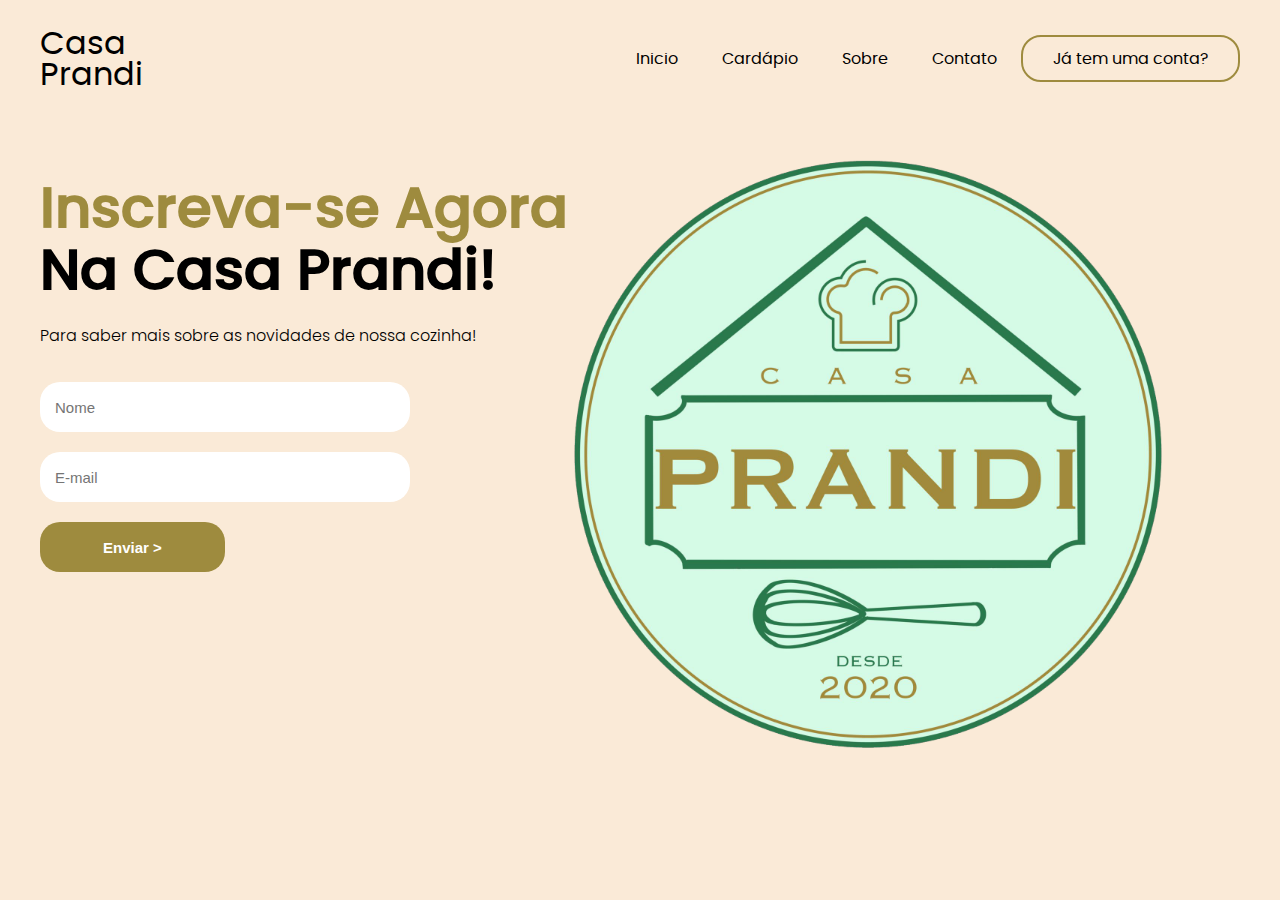
<file: Casa Prandi/index.html>
<!DOCTYPE html>
<html lang="pt">
<head>
    <meta charset="UTF-8">
    <meta name="viewport" content="width=device-width, initial-scale=1.0">
    <title>Casa Prandi</title>
    <link href="./styles/style.css" rel="stylesheet">
    <link href="./styles/fonts.css" rel="stylesheet">
    <link href="./styles/media.css" rel="stylesheet">
</head>
<body>
    <header>
        <div id="title">
            <h1>Casa</h1>
            <h1>Prandi</h1>
        </div>

        <ul>
            <a href="./home.html"><li> Inicio</li></a>
            <a href="./cardapio.html"><li> Cardápio</li></a>
            <a href="./sobre.html"><li> Sobre</li></a>
            <a href="./contato.html"><li> Contato</li></a>
            <a href="./conta.html" id="inscreva-se-btn"><li> Já tem uma conta?</li></a>
        </ul>
    </header>

    <main>
        <aside>
            <h2><span>Inscreva-se Agora</span></h2>
            <h2>Na Casa Prandi!</h2>
            <p> Para saber mais sobre as novidades de nossa cozinha!</p>
            <form>
                <input type="text" placeholder="Nome">
                <input type="email" placeholder="E-mail">
                <input type="submit" value="Enviar >">


            </form>
        </aside>
            <img src="./components/images/logo.png" alt="logo Casa Prandi">
        <article>

        </article>
    </main>
</body>
</html>
</file>
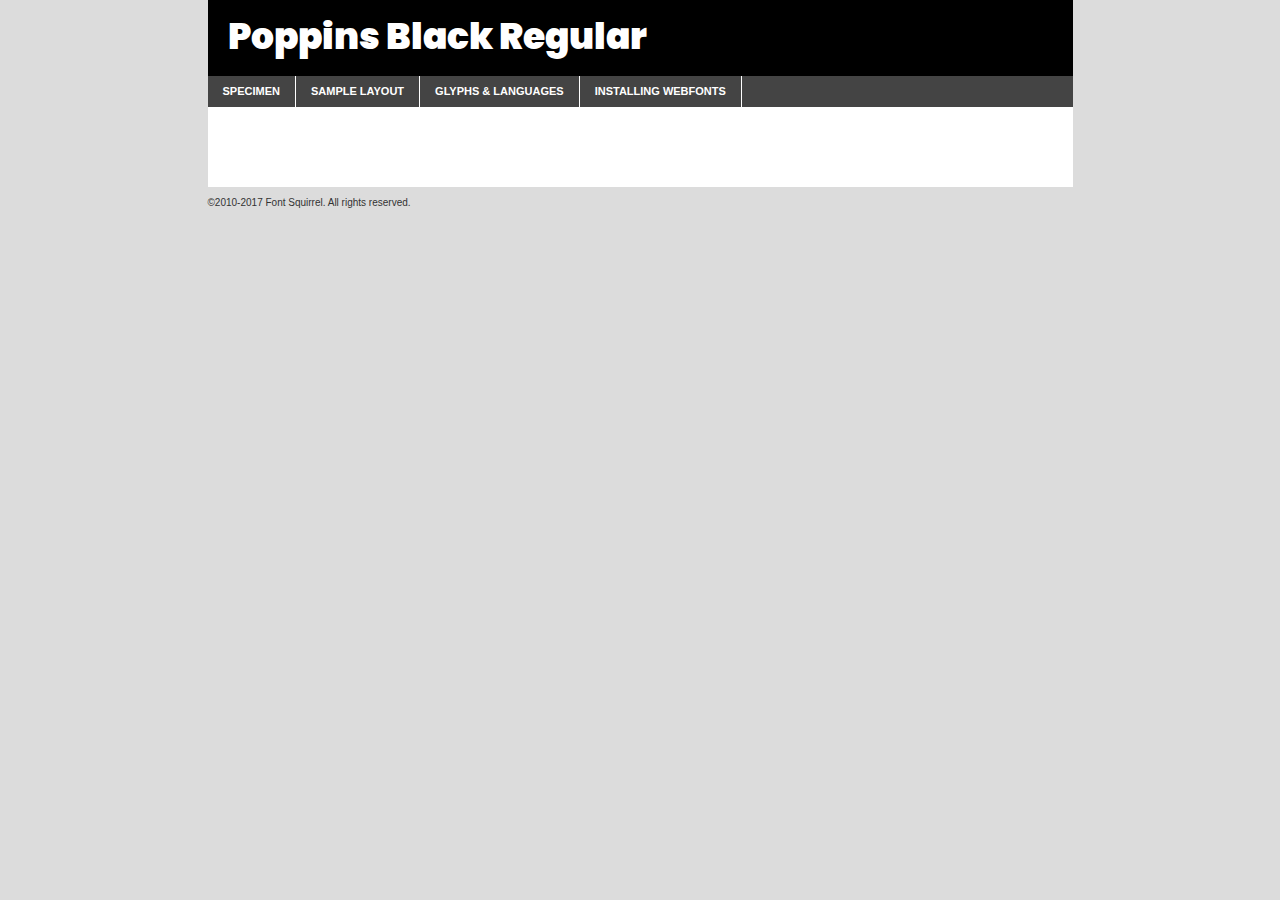
<file: Casa Prandi/components/fonts/poppins-black-demo.html>
<!DOCTYPE html PUBLIC "-//W3C//DTD XHTML 1.0 Transitional//EN"
	"http://www.w3.org/TR/xhtml1/DTD/xhtml1-transitional.dtd">

<html xmlns="http://www.w3.org/1999/xhtml" xml:lang="en" lang="en">
<head>
	<meta http-equiv="Content-Type" content="text/html; charset=utf-8" />
	<script src="http://ajax.googleapis.com/ajax/libs/jquery/1.7.2/jquery.min.js" type="text/javascript" charset="utf-8"></script>
	<script type="text/javascript">
	(function($){$.fn.easyTabs=function(option){var param=jQuery.extend({fadeSpeed:"fast",defaultContent:1,activeClass:'active'},option);$(this).each(function(){var thisId="#"+this.id;if(param.defaultContent==''){param.defaultContent=1;}
	if(typeof param.defaultContent=="number")
	{var defaultTab=$(thisId+" .tabs li:eq("+(param.defaultContent-1)+") a").attr('href').substr(1);}else{var defaultTab=param.defaultContent;}
	$(thisId+" .tabs li a").each(function(){var tabToHide=$(this).attr('href').substr(1);$("#"+tabToHide).addClass('easytabs-tab-content');});hideAll();changeContent(defaultTab);function hideAll(){$(thisId+" .easytabs-tab-content").hide();}
	function changeContent(tabId){hideAll();$(thisId+" .tabs li").removeClass(param.activeClass);$(thisId+" .tabs li a[href=#"+tabId+"]").closest('li').addClass(param.activeClass);if(param.fadeSpeed!="none")
	{$(thisId+" #"+tabId).fadeIn(param.fadeSpeed);}else{$(thisId+" #"+tabId).show();}}
	$(thisId+" .tabs li").click(function(){var tabId=$(this).find('a').attr('href').substr(1);changeContent(tabId);return false;});});}})(jQuery);
	</script>
	<link rel="stylesheet" href="specimen_files/specimen_stylesheet.css" type="text/css" charset="utf-8" />
	<link rel="stylesheet" href="stylesheet.css" type="text/css" charset="utf-8" />

	<style type="text/css">
					body{
				font-family: 'poppinsblack';
							}
		</style>

	<title>Poppins Black Regular Specimen</title>
	
	
	<script type="text/javascript" charset="utf-8">
		$(document).ready(function() {
			$('#container').easyTabs({defaultContent:1});
		});
	</script>
</head>

<body>
<div id="container">
	<div id="header">
		Poppins Black Regular	</div>
	<ul class="tabs">
		<li><a href="#specimen">Specimen</a></li>
		<li><a href="#layout">Sample Layout</a></li>
				<li><a href="#glyphs">Glyphs &amp; Languages</a></li>
		<li><a href="#installing">Installing Webfonts</a></li>
		
	</ul>
	
	<div id="main_content">

		
			<div id="specimen">
		
				<div class="section">
					<div class="grid12 firstcol">
						<div class="huge">AaBb</div>
					</div>
				</div>
		
				<div class="section">
					<div class="glyph_range">A&#x200B;B&#x200b;C&#x200b;D&#x200b;E&#x200b;F&#x200b;G&#x200b;H&#x200b;I&#x200b;J&#x200b;K&#x200b;L&#x200b;M&#x200b;N&#x200b;O&#x200b;P&#x200b;Q&#x200b;R&#x200b;S&#x200b;T&#x200b;U&#x200b;V&#x200b;W&#x200b;X&#x200b;Y&#x200b;Z&#x200b;a&#x200b;b&#x200b;c&#x200b;d&#x200b;e&#x200b;f&#x200b;g&#x200b;h&#x200b;i&#x200b;j&#x200b;k&#x200b;l&#x200b;m&#x200b;n&#x200b;o&#x200b;p&#x200b;q&#x200b;r&#x200b;s&#x200b;t&#x200b;u&#x200b;v&#x200b;w&#x200b;x&#x200b;y&#x200b;z&#x200b;1&#x200b;2&#x200b;3&#x200b;4&#x200b;5&#x200b;6&#x200b;7&#x200b;8&#x200b;9&#x200b;0&#x200b;&amp;&#x200b;.&#x200b;,&#x200b;?&#x200b;!&#x200b;&#64;&#x200b;(&#x200b;)&#x200b;#&#x200b;$&#x200b;%&#x200b;*&#x200b;+&#x200b;-&#x200b;=&#x200b;:&#x200b;;</div>
				</div>
				<div class="section">
					<div class="grid12 firstcol">
						<table class="sample_table">
							<tr><td>10</td><td class="size10">abcdefghijklmnopqrstuvwxyzABCDEFGHIJKLMNOPQRSTUVWXYZ0123456789abcdefghijklmnopqrstuvwxyzABCDEFGHIJKLMNOPQRSTUVWXYZ0123456789abcdefghijklmnopqrstuvwxyzABCDEFGHIJKLMNOPQRSTUVWXYZ</td></tr>
							<tr><td>11</td><td class="size11">abcdefghijklmnopqrstuvwxyzABCDEFGHIJKLMNOPQRSTUVWXYZ0123456789abcdefghijklmnopqrstuvwxyzABCDEFGHIJKLMNOPQRSTUVWXYZ0123456789abcdefghijklmnopqrstuvwxyzABCDEFGHIJKLMNOPQRSTUVWXYZ</td></tr>
							<tr><td>12</td><td class="size12">abcdefghijklmnopqrstuvwxyzABCDEFGHIJKLMNOPQRSTUVWXYZ0123456789abcdefghijklmnopqrstuvwxyzABCDEFGHIJKLMNOPQRSTUVWXYZ0123456789abcdefghijklmnopqrstuvwxyzABCDEFGHIJKLMNOPQRSTUVWXYZ</td></tr>
							<tr><td>13</td><td class="size13">abcdefghijklmnopqrstuvwxyzABCDEFGHIJKLMNOPQRSTUVWXYZ0123456789abcdefghijklmnopqrstuvwxyzABCDEFGHIJKLMNOPQRSTUVWXYZ0123456789abcdefghijklmnopqrstuvwxyzABCDEFGHIJKLMNOPQRSTUVWXYZ</td></tr>
							<tr><td>14</td><td class="size14">abcdefghijklmnopqrstuvwxyzABCDEFGHIJKLMNOPQRSTUVWXYZ0123456789abcdefghijklmnopqrstuvwxyzABCDEFGHIJKLMNOPQRSTUVWXYZ0123456789abcdefghijklmnopqrstuvwxyzABCDEFGHIJKLMNOPQRSTUVWXYZ</td></tr>
							<tr><td>16</td><td class="size16">abcdefghijklmnopqrstuvwxyzABCDEFGHIJKLMNOPQRSTUVWXYZ0123456789abcdefghijklmnopqrstuvwxyzABCDEFGHIJKLMNOPQRSTUVWXYZ</td></tr>
							<tr><td>18</td><td class="size18">abcdefghijklmnopqrstuvwxyzABCDEFGHIJKLMNOPQRSTUVWXYZ0123456789abcdefghijklmnopqrstuvwxyzABCDEFGHIJKLMNOPQRSTUVWXYZ</td></tr>
							<tr><td>20</td><td class="size20">abcdefghijklmnopqrstuvwxyzABCDEFGHIJKLMNOPQRSTUVWXYZ0123456789abcdefghijklmnopqrstuvwxyzABCDEFGHIJKLMNOPQRSTUVWXYZ</td></tr>
							<tr><td>24</td><td class="size24">abcdefghijklmnopqrstuvwxyzABCDEFGHIJKLMNOPQRSTUVWXYZ0123456789abcdefghijklmnopqrstuvwxyzABCDEFGHIJKLMNOPQRSTUVWXYZ</td></tr>
							<tr><td>30</td><td class="size30">abcdefghijklmnopqrstuvwxyzABCDEFGHIJKLMNOPQRSTUVWXYZ0123456789abcdefghijklmnopqrstuvwxyzABCDEFGHIJKLMNOPQRSTUVWXYZ</td></tr>
							<tr><td>36</td><td class="size36">abcdefghijklmnopqrstuvwxyzABCDEFGHIJKLMNOPQRSTUVWXYZ0123456789abcdefghijklmnopqrstuvwxyzABCDEFGHIJKLMNOPQRSTUVWXYZ</td></tr>
							<tr><td>48</td><td class="size48">abcdefghijklmnopqrstuvwxyzABCDEFGHIJKLMNOPQRSTUVWXYZ0123456789abcdefghijklmnopqrstuvwxyzABCDEFGHIJKLMNOPQRSTUVWXYZ</td></tr>
							<tr><td>60</td><td class="size60">abcdefghijklmnopqrstuvwxyzABCDEFGHIJKLMNOPQRSTUVWXYZ0123456789abcdefghijklmnopqrstuvwxyzABCDEFGHIJKLMNOPQRSTUVWXYZ</td></tr>
							<tr><td>72</td><td class="size72">abcdefghijklmnopqrstuvwxyzABCDEFGHIJKLMNOPQRSTUVWXYZ0123456789abcdefghijklmnopqrstuvwxyzABCDEFGHIJKLMNOPQRSTUVWXYZ</td></tr>
							<tr><td>90</td><td class="size90">abcdefghijklmnopqrstuvwxyzABCDEFGHIJKLMNOPQRSTUVWXYZ0123456789abcdefghijklmnopqrstuvwxyzABCDEFGHIJKLMNOPQRSTUVWXYZ</td></tr>
						</table>
				
					</div>
			
				</div>
		
		
		
								<div class="section" id="bodycomparison">


										<div id="xheight">
				<div class="fontbody">&#x25FC;&#x25FC;&#x25FC;&#x25FC;&#x25FC;&#x25FC;&#x25FC;&#x25FC;&#x25FC;&#x25FC;&#x25FC;&#x25FC;&#x25FC;&#x25FC;&#x25FC;&#x25FC;&#x25FC;&#x25FC;&#x25FC;&#x25FC;&#x25FC;&#x25FC;&#x25FC;&#x25FC;&#x25FC;&#x25FC;&#x25FC;&#x25FC;&#x25FC;&#x25FC;&#x25FC;&#x25FC;&#x25FC;&#x25FC;&#x25FC;&#x25FC;&#x25FC;&#x25FC;&#x25FC;&#x25FC;&#x25FC;&#x25FC;&#x25FC;&#x25FC;&#x25FC;&#x25FC;&#x25FC;&#x25FC;&#x25FC;&#x25FC;&#x25FC;&#x25FC;&#x25FC;&#x25FC;&#x25FC;&#x25FC;&#x25FC;&#x25FC;&#x25FC;&#x25FC;&#x25FC;&#x25FC;&#x25FC;&#x25FC;&#x25FC;&#x25FC;&#x25FC;&#x25FC;&#x25FC;&#x25FC;&#x25FC;&#x25FC;&#x25FC;&#x25FC;&#x25FC;&#x25FC;&#x25FC;&#x25FC;&#x25FC;&#x25FC;&#x25FC;&#x25FC;&#x25FC;&#x25FC;&#x25FC;&#x25FC;&#x25FC;&#x25FC;&#x25FC;&#x25FC;&#x25FC;&#x25FC;&#x25FC;&#x25FC;&#x25FC;&#x25FC;&#x25FC;&#x25FC;&#x25FC;body</div><div class="arialbody">body</div><div class="verdanabody">body</div><div class="georgiabody">body</div></div>
										<div class="fontbody" style="z-index:1">
											body<span>Poppins Black Regular</span>
										</div>
										<div class="arialbody" style="z-index:1">
											body<span>Arial</span>
										</div>
										<div class="verdanabody" style="z-index:1">
											body<span>Verdana</span>
										</div>
										<div class="georgiabody" style="z-index:1">
											body<span>Georgia</span>
										</div>



								</div>
		
		
				<div class="section psample psample_row1" id="">
					
					<div class="grid2 firstcol">
						<p class="size10"><span>10.</span>Aenean lacinia bibendum nulla sed consectetur. Fusce dapibus, tellus ac cursus commodo, tortor mauris condimentum nibh, ut fermentum massa justo sit amet risus. Nullam id dolor id nibh ultricies vehicula ut id elit. Cum sociis natoque penatibus et magnis dis parturient montes, nascetur ridiculus mus. Nulla vitae elit libero, a pharetra augue.</p>
			
					</div>
					<div class="grid3">
						<p class="size11"><span>11.</span>Aenean lacinia bibendum nulla sed consectetur. Fusce dapibus, tellus ac cursus commodo, tortor mauris condimentum nibh, ut fermentum massa justo sit amet risus. Nullam id dolor id nibh ultricies vehicula ut id elit. Cum sociis natoque penatibus et magnis dis parturient montes, nascetur ridiculus mus. Nulla vitae elit libero, a pharetra augue.</p>
			
					</div>
					<div class="grid3">
						<p class="size12"><span>12.</span>Aenean lacinia bibendum nulla sed consectetur. Fusce dapibus, tellus ac cursus commodo, tortor mauris condimentum nibh, ut fermentum massa justo sit amet risus. Nullam id dolor id nibh ultricies vehicula ut id elit. Cum sociis natoque penatibus et magnis dis parturient montes, nascetur ridiculus mus. Nulla vitae elit libero, a pharetra augue.</p>
			
					</div>
					<div class="grid4">
						<p class="size13"><span>13.</span>Aenean lacinia bibendum nulla sed consectetur. Fusce dapibus, tellus ac cursus commodo, tortor mauris condimentum nibh, ut fermentum massa justo sit amet risus. Nullam id dolor id nibh ultricies vehicula ut id elit. Cum sociis natoque penatibus et magnis dis parturient montes, nascetur ridiculus mus. Nulla vitae elit libero, a pharetra augue.</p>
			
					</div>
					<div class="white_blend"></div>
					
				</div>
				<div class="section psample psample_row2" id="">
					<div class="grid3 firstcol">
						<p class="size14"><span>14.</span>Aenean lacinia bibendum nulla sed consectetur. Fusce dapibus, tellus ac cursus commodo, tortor mauris condimentum nibh, ut fermentum massa justo sit amet risus. Nullam id dolor id nibh ultricies vehicula ut id elit. Cum sociis natoque penatibus et magnis dis parturient montes, nascetur ridiculus mus. Nulla vitae elit libero, a pharetra augue.</p>
			
					</div>
					<div class="grid4">
						<p class="size16"><span>16.</span>Aenean lacinia bibendum nulla sed consectetur. Fusce dapibus, tellus ac cursus commodo, tortor mauris condimentum nibh, ut fermentum massa justo sit amet risus. Nullam id dolor id nibh ultricies vehicula ut id elit. Cum sociis natoque penatibus et magnis dis parturient montes, nascetur ridiculus mus. Nulla vitae elit libero, a pharetra augue.</p>
			
					</div>
					<div class="grid5">
						<p class="size18"><span>18.</span>Aenean lacinia bibendum nulla sed consectetur. Fusce dapibus, tellus ac cursus commodo, tortor mauris condimentum nibh, ut fermentum massa justo sit amet risus. Nullam id dolor id nibh ultricies vehicula ut id elit. Cum sociis natoque penatibus et magnis dis parturient montes, nascetur ridiculus mus. Nulla vitae elit libero, a pharetra augue.</p>
			
					</div>

					<div class="white_blend"></div>

				</div>
				
				<div class="section psample psample_row3" id="">
					<div class="grid5 firstcol">
						<p class="size20"><span>20.</span>Aenean lacinia bibendum nulla sed consectetur. Fusce dapibus, tellus ac cursus commodo, tortor mauris condimentum nibh, ut fermentum massa justo sit amet risus. Nullam id dolor id nibh ultricies vehicula ut id elit. Cum sociis natoque penatibus et magnis dis parturient montes, nascetur ridiculus mus. Nulla vitae elit libero, a pharetra augue.</p>
					</div>
					<div class="grid7">
						<p class="size24"><span>24.</span>Aenean lacinia bibendum nulla sed consectetur. Fusce dapibus, tellus ac cursus commodo, tortor mauris condimentum nibh, ut fermentum massa justo sit amet risus. Nullam id dolor id nibh ultricies vehicula ut id elit. Cum sociis natoque penatibus et magnis dis parturient montes, nascetur ridiculus mus. Nulla vitae elit libero, a pharetra augue.</p>
					</div>
					
					<div class="white_blend"></div>
					
				</div>
				
				<div class="section psample psample_row4" id="">
					<div class="grid12 firstcol">
						<p class="size30"><span>30.</span>Aenean lacinia bibendum nulla sed consectetur. Fusce dapibus, tellus ac cursus commodo, tortor mauris condimentum nibh, ut fermentum massa justo sit amet risus. Nullam id dolor id nibh ultricies vehicula ut id elit. Cum sociis natoque penatibus et magnis dis parturient montes, nascetur ridiculus mus. Nulla vitae elit libero, a pharetra augue.</p>
					</div>
					<div class="white_blend"></div>
					
				</div>
				
				
				
				<div class="section psample psample_row1 fullreverse">
					<div class="grid2 firstcol">
						<p class="size10"><span>10.</span>Aenean lacinia bibendum nulla sed consectetur. Fusce dapibus, tellus ac cursus commodo, tortor mauris condimentum nibh, ut fermentum massa justo sit amet risus. Nullam id dolor id nibh ultricies vehicula ut id elit. Cum sociis natoque penatibus et magnis dis parturient montes, nascetur ridiculus mus. Nulla vitae elit libero, a pharetra augue.</p>
			
					</div>
					<div class="grid3">
						<p class="size11"><span>11.</span>Aenean lacinia bibendum nulla sed consectetur. Fusce dapibus, tellus ac cursus commodo, tortor mauris condimentum nibh, ut fermentum massa justo sit amet risus. Nullam id dolor id nibh ultricies vehicula ut id elit. Cum sociis natoque penatibus et magnis dis parturient montes, nascetur ridiculus mus. Nulla vitae elit libero, a pharetra augue.</p>
			
					</div>
					<div class="grid3">
						<p class="size12"><span>12.</span>Aenean lacinia bibendum nulla sed consectetur. Fusce dapibus, tellus ac cursus commodo, tortor mauris condimentum nibh, ut fermentum massa justo sit amet risus. Nullam id dolor id nibh ultricies vehicula ut id elit. Cum sociis natoque penatibus et magnis dis parturient montes, nascetur ridiculus mus. Nulla vitae elit libero, a pharetra augue.</p>
			
					</div>
					<div class="grid4">
						<p class="size13"><span>13.</span>Aenean lacinia bibendum nulla sed consectetur. Fusce dapibus, tellus ac cursus commodo, tortor mauris condimentum nibh, ut fermentum massa justo sit amet risus. Nullam id dolor id nibh ultricies vehicula ut id elit. Cum sociis natoque penatibus et magnis dis parturient montes, nascetur ridiculus mus. Nulla vitae elit libero, a pharetra augue.</p>
			
					</div>
					<div class="black_blend"></div>
					
				</div>
				
				<div class="section psample psample_row2 fullreverse">
					<div class="grid3 firstcol">
						<p class="size14"><span>14.</span>Aenean lacinia bibendum nulla sed consectetur. Fusce dapibus, tellus ac cursus commodo, tortor mauris condimentum nibh, ut fermentum massa justo sit amet risus. Nullam id dolor id nibh ultricies vehicula ut id elit. Cum sociis natoque penatibus et magnis dis parturient montes, nascetur ridiculus mus. Nulla vitae elit libero, a pharetra augue.</p>
			
					</div>
					<div class="grid4">
						<p class="size16"><span>16.</span>Aenean lacinia bibendum nulla sed consectetur. Fusce dapibus, tellus ac cursus commodo, tortor mauris condimentum nibh, ut fermentum massa justo sit amet risus. Nullam id dolor id nibh ultricies vehicula ut id elit. Cum sociis natoque penatibus et magnis dis parturient montes, nascetur ridiculus mus. Nulla vitae elit libero, a pharetra augue.</p>
			
					</div>
					<div class="grid5">
						<p class="size18"><span>18.</span>Aenean lacinia bibendum nulla sed consectetur. Fusce dapibus, tellus ac cursus commodo, tortor mauris condimentum nibh, ut fermentum massa justo sit amet risus. Nullam id dolor id nibh ultricies vehicula ut id elit. Cum sociis natoque penatibus et magnis dis parturient montes, nascetur ridiculus mus. Nulla vitae elit libero, a pharetra augue.</p>
			
					</div>
					<div class="black_blend"></div>

				</div>
				
				<div class="section psample fullreverse psample_row3" id="">
					<div class="grid5 firstcol">
						<p class="size20"><span>20.</span>Aenean lacinia bibendum nulla sed consectetur. Fusce dapibus, tellus ac cursus commodo, tortor mauris condimentum nibh, ut fermentum massa justo sit amet risus. Nullam id dolor id nibh ultricies vehicula ut id elit. Cum sociis natoque penatibus et magnis dis parturient montes, nascetur ridiculus mus. Nulla vitae elit libero, a pharetra augue.</p>
					</div>
					<div class="grid7">
						<p class="size24"><span>24.</span>Aenean lacinia bibendum nulla sed consectetur. Fusce dapibus, tellus ac cursus commodo, tortor mauris condimentum nibh, ut fermentum massa justo sit amet risus. Nullam id dolor id nibh ultricies vehicula ut id elit. Cum sociis natoque penatibus et magnis dis parturient montes, nascetur ridiculus mus. Nulla vitae elit libero, a pharetra augue.</p>
					</div>
					
					<div class="black_blend"></div>
					
				</div>
				
				<div class="section psample fullreverse psample_row4" id="" style="border-bottom: 20px #000 solid;">
					<div class="grid12 firstcol">
						<p class="size30"><span>30.</span>Aenean lacinia bibendum nulla sed consectetur. Fusce dapibus, tellus ac cursus commodo, tortor mauris condimentum nibh, ut fermentum massa justo sit amet risus. Nullam id dolor id nibh ultricies vehicula ut id elit. Cum sociis natoque penatibus et magnis dis parturient montes, nascetur ridiculus mus. Nulla vitae elit libero, a pharetra augue.</p>
					</div>
					<div class="black_blend"></div>
					
				</div>
				
				
				
				
			</div>
			
			<div id="layout">
				
				<div class="section">
					
					<div class="grid12 firstcol">
						<h1>Lorem Ipsum Dolor</h1>
						<h2>Etiam porta sem malesuada magna mollis euismod</h2>
						
						<p class="byline">By <a href="#link">Aenean Lacinia</a></p>
					</div>
				</div>
				<div class="section">
					<div class="grid8 firstcol">
						<p class="large">Donec sed odio dui. Morbi leo risus, porta ac consectetur ac, vestibulum at eros. Fusce dapibus, tellus ac cursus commodo, tortor mauris condimentum nibh, ut fermentum massa justo sit amet risus. </p>

						
						<h3>Pellentesque ornare sem</h3>

						<p>Maecenas sed diam eget risus varius blandit sit amet non magna. Maecenas faucibus mollis interdum. Donec ullamcorper nulla non metus auctor fringilla. Nullam id dolor id nibh ultricies vehicula ut id elit. Nullam id dolor id nibh ultricies vehicula ut id elit. </p>

						<p>Aenean eu leo quam. Pellentesque ornare sem lacinia quam venenatis vestibulum. Lorem ipsum dolor sit amet, consectetur adipiscing elit. Cum sociis natoque penatibus et magnis dis parturient montes, nascetur ridiculus mus. </p>

						<p>Nulla vitae elit libero, a pharetra augue. Praesent commodo cursus magna, vel scelerisque nisl consectetur et. Aenean lacinia bibendum nulla sed consectetur. </p>

						<p>Nullam quis risus eget urna mollis ornare vel eu leo. Nullam quis risus eget urna mollis ornare vel eu leo. Maecenas sed diam eget risus varius blandit sit amet non magna. Donec ullamcorper nulla non metus auctor fringilla. </p>

						<h3>Cras mattis consectetur</h3>

						<p>Aenean eu leo quam. Pellentesque ornare sem lacinia quam venenatis vestibulum. Aenean lacinia bibendum nulla sed consectetur. Integer posuere erat a ante venenatis dapibus posuere velit aliquet. Cras mattis consectetur purus sit amet fermentum. </p>

						<p>Nullam id dolor id nibh ultricies vehicula ut id elit. Nullam quis risus eget urna mollis ornare vel eu leo. Cras mattis consectetur purus sit amet fermentum.</p>
					</div>
					
					<div class="grid4 sidebar">
						
						<div class="box reverse">
							<p class="last">Nullam quis risus eget urna mollis ornare vel eu leo. Donec ullamcorper nulla non metus auctor fringilla. Cras mattis consectetur purus sit amet fermentum. Sed posuere consectetur est at lobortis. Lorem ipsum dolor sit amet, consectetur adipiscing elit. </p>
						</div>
						
						<p class="caption">Maecenas sed diam eget risus varius.</p>

						<p>Vestibulum id ligula porta felis euismod semper. Integer posuere erat a ante venenatis dapibus posuere velit aliquet. Vestibulum id ligula porta felis euismod semper. Sed posuere consectetur est at lobortis. Maecenas sed diam eget risus varius blandit sit amet non magna. Fusce dapibus, tellus ac cursus commodo, tortor mauris condimentum nibh, ut fermentum massa justo sit amet risus. </p>

					

						<p>Duis mollis, est non commodo luctus, nisi erat porttitor ligula, eget lacinia odio sem nec elit. Aenean lacinia bibendum nulla sed consectetur. Vivamus sagittis lacus vel augue laoreet rutrum faucibus dolor auctor. Aenean lacinia bibendum nulla sed consectetur. Nullam quis risus eget urna mollis ornare vel eu leo. </p>

						<p>Praesent commodo cursus magna, vel scelerisque nisl consectetur et. Donec ullamcorper nulla non metus auctor fringilla. Maecenas faucibus mollis interdum. Fusce dapibus, tellus ac cursus commodo, tortor mauris condimentum nibh, ut fermentum massa justo sit amet risus. </p>

					</div>
				</div>
				
			</div>


			



		<div id="glyphs">
			<div class="section">
				<div class="grid12 firstcol">
			
				<h1>Language Support</h1>
				<p>The subset of Poppins Black Regular in this kit supports the following languages:<br />
			
					Albanian, Basque, Breton, Chamorro, Danish, Dutch, English, Faroese, Finnish, French, Frisian, Galician, German, Icelandic, Italian, Malagasy, Norwegian, Portuguese, Spanish, Alsatian, Aragonese, Arapaho, Arrernte, Asturian, Aymara, Bislama, Cebuano, Corsican, Fijian, French_creole, Genoese, Gilbertese, Greenlandic, Haitian_creole, Hiligaynon, Hmong, Hopi, Ibanag, Iloko_ilokano, Indonesian, Interglossa_glosa, Interlingua, Irish_gaelic, Jerriais, Lojban, Lombard, Luxembourgeois, Manx, Mohawk, Norfolk_pitcairnese, Occitan, Oromo, Pangasinan, Papiamento, Piedmontese, Potawatomi, Rhaeto-romance, Romansh, Rotokas, Sami_lule, Samoan, Sardinian, Scots_gaelic, Seychelles_creole, Shona, Sicilian, Somali, Southern_ndebele, Swahili, Swati_swazi, Tagalog_filipino_pilipino, Tetum, Tok_pisin, Uyghur_latinized, Volapuk, Walloon, Warlpiri, Xhosa, Yapese, Zulu, Latinbasic, Ubasic, Demo				</p>
				<h1>Glyph Chart</h1>
				<p>The subset of Poppins Black Regular in this kit includes all the glyphs listed below. Unicode entities are included above each glyph to help you insert individual characters into your layout.</p>
				<div id="glyph_chart">
			
																														 <div><p>&amp;#13;</p>&#13;</div>
																				 <div><p>&amp;#32;</p>&#32;</div>
																				 <div><p>&amp;#33;</p>&#33;</div>
																				 <div><p>&amp;#34;</p>&#34;</div>
																				 <div><p>&amp;#35;</p>&#35;</div>
																				 <div><p>&amp;#36;</p>&#36;</div>
																				 <div><p>&amp;#37;</p>&#37;</div>
																				 <div><p>&amp;#38;</p>&#38;</div>
																				 <div><p>&amp;#39;</p>&#39;</div>
																				 <div><p>&amp;#40;</p>&#40;</div>
																				 <div><p>&amp;#41;</p>&#41;</div>
																				 <div><p>&amp;#42;</p>&#42;</div>
																				 <div><p>&amp;#43;</p>&#43;</div>
																				 <div><p>&amp;#44;</p>&#44;</div>
																				 <div><p>&amp;#45;</p>&#45;</div>
																				 <div><p>&amp;#46;</p>&#46;</div>
																				 <div><p>&amp;#47;</p>&#47;</div>
																				 <div><p>&amp;#48;</p>&#48;</div>
																				 <div><p>&amp;#49;</p>&#49;</div>
																				 <div><p>&amp;#50;</p>&#50;</div>
																				 <div><p>&amp;#51;</p>&#51;</div>
																				 <div><p>&amp;#52;</p>&#52;</div>
																				 <div><p>&amp;#53;</p>&#53;</div>
																				 <div><p>&amp;#54;</p>&#54;</div>
																				 <div><p>&amp;#55;</p>&#55;</div>
																				 <div><p>&amp;#56;</p>&#56;</div>
																				 <div><p>&amp;#57;</p>&#57;</div>
																				 <div><p>&amp;#58;</p>&#58;</div>
																				 <div><p>&amp;#59;</p>&#59;</div>
																				 <div><p>&amp;#60;</p>&#60;</div>
																				 <div><p>&amp;#61;</p>&#61;</div>
																				 <div><p>&amp;#62;</p>&#62;</div>
																				 <div><p>&amp;#63;</p>&#63;</div>
																				 <div><p>&amp;#64;</p>&#64;</div>
																				 <div><p>&amp;#65;</p>&#65;</div>
																				 <div><p>&amp;#66;</p>&#66;</div>
																				 <div><p>&amp;#67;</p>&#67;</div>
																				 <div><p>&amp;#68;</p>&#68;</div>
																				 <div><p>&amp;#69;</p>&#69;</div>
																				 <div><p>&amp;#70;</p>&#70;</div>
																				 <div><p>&amp;#71;</p>&#71;</div>
																				 <div><p>&amp;#72;</p>&#72;</div>
																				 <div><p>&amp;#73;</p>&#73;</div>
																				 <div><p>&amp;#74;</p>&#74;</div>
																				 <div><p>&amp;#75;</p>&#75;</div>
																				 <div><p>&amp;#76;</p>&#76;</div>
																				 <div><p>&amp;#77;</p>&#77;</div>
																				 <div><p>&amp;#78;</p>&#78;</div>
																				 <div><p>&amp;#79;</p>&#79;</div>
																				 <div><p>&amp;#80;</p>&#80;</div>
																				 <div><p>&amp;#81;</p>&#81;</div>
																				 <div><p>&amp;#82;</p>&#82;</div>
																				 <div><p>&amp;#83;</p>&#83;</div>
																				 <div><p>&amp;#84;</p>&#84;</div>
																				 <div><p>&amp;#85;</p>&#85;</div>
																				 <div><p>&amp;#86;</p>&#86;</div>
																				 <div><p>&amp;#87;</p>&#87;</div>
																				 <div><p>&amp;#88;</p>&#88;</div>
																				 <div><p>&amp;#89;</p>&#89;</div>
																				 <div><p>&amp;#90;</p>&#90;</div>
																				 <div><p>&amp;#91;</p>&#91;</div>
																				 <div><p>&amp;#92;</p>&#92;</div>
																				 <div><p>&amp;#93;</p>&#93;</div>
																				 <div><p>&amp;#94;</p>&#94;</div>
																				 <div><p>&amp;#95;</p>&#95;</div>
																				 <div><p>&amp;#96;</p>&#96;</div>
																				 <div><p>&amp;#97;</p>&#97;</div>
																				 <div><p>&amp;#98;</p>&#98;</div>
																				 <div><p>&amp;#99;</p>&#99;</div>
																				 <div><p>&amp;#100;</p>&#100;</div>
																				 <div><p>&amp;#101;</p>&#101;</div>
																				 <div><p>&amp;#102;</p>&#102;</div>
																				 <div><p>&amp;#103;</p>&#103;</div>
																				 <div><p>&amp;#104;</p>&#104;</div>
																				 <div><p>&amp;#105;</p>&#105;</div>
																				 <div><p>&amp;#106;</p>&#106;</div>
																				 <div><p>&amp;#107;</p>&#107;</div>
																				 <div><p>&amp;#108;</p>&#108;</div>
																				 <div><p>&amp;#109;</p>&#109;</div>
																				 <div><p>&amp;#110;</p>&#110;</div>
																				 <div><p>&amp;#111;</p>&#111;</div>
																				 <div><p>&amp;#112;</p>&#112;</div>
																				 <div><p>&amp;#113;</p>&#113;</div>
																				 <div><p>&amp;#114;</p>&#114;</div>
																				 <div><p>&amp;#115;</p>&#115;</div>
																				 <div><p>&amp;#116;</p>&#116;</div>
																				 <div><p>&amp;#117;</p>&#117;</div>
																				 <div><p>&amp;#118;</p>&#118;</div>
																				 <div><p>&amp;#119;</p>&#119;</div>
																				 <div><p>&amp;#120;</p>&#120;</div>
																				 <div><p>&amp;#121;</p>&#121;</div>
																				 <div><p>&amp;#122;</p>&#122;</div>
																				 <div><p>&amp;#123;</p>&#123;</div>
																				 <div><p>&amp;#124;</p>&#124;</div>
																				 <div><p>&amp;#125;</p>&#125;</div>
																				 <div><p>&amp;#126;</p>&#126;</div>
																				 <div><p>&amp;#160;</p>&#160;</div>
																				 <div><p>&amp;#161;</p>&#161;</div>
																				 <div><p>&amp;#162;</p>&#162;</div>
																				 <div><p>&amp;#163;</p>&#163;</div>
																				 <div><p>&amp;#164;</p>&#164;</div>
																				 <div><p>&amp;#165;</p>&#165;</div>
																				 <div><p>&amp;#166;</p>&#166;</div>
																				 <div><p>&amp;#167;</p>&#167;</div>
																				 <div><p>&amp;#168;</p>&#168;</div>
																				 <div><p>&amp;#169;</p>&#169;</div>
																				 <div><p>&amp;#170;</p>&#170;</div>
																				 <div><p>&amp;#171;</p>&#171;</div>
																				 <div><p>&amp;#172;</p>&#172;</div>
																				 <div><p>&amp;#173;</p>&#173;</div>
																				 <div><p>&amp;#174;</p>&#174;</div>
																				 <div><p>&amp;#175;</p>&#175;</div>
																				 <div><p>&amp;#176;</p>&#176;</div>
																				 <div><p>&amp;#177;</p>&#177;</div>
																				 <div><p>&amp;#178;</p>&#178;</div>
																				 <div><p>&amp;#179;</p>&#179;</div>
																				 <div><p>&amp;#180;</p>&#180;</div>
																				 <div><p>&amp;#181;</p>&#181;</div>
																				 <div><p>&amp;#182;</p>&#182;</div>
																				 <div><p>&amp;#183;</p>&#183;</div>
																				 <div><p>&amp;#184;</p>&#184;</div>
																				 <div><p>&amp;#185;</p>&#185;</div>
																				 <div><p>&amp;#186;</p>&#186;</div>
																				 <div><p>&amp;#187;</p>&#187;</div>
																				 <div><p>&amp;#188;</p>&#188;</div>
																				 <div><p>&amp;#189;</p>&#189;</div>
																				 <div><p>&amp;#190;</p>&#190;</div>
																				 <div><p>&amp;#191;</p>&#191;</div>
																				 <div><p>&amp;#192;</p>&#192;</div>
																				 <div><p>&amp;#193;</p>&#193;</div>
																				 <div><p>&amp;#194;</p>&#194;</div>
																				 <div><p>&amp;#195;</p>&#195;</div>
																				 <div><p>&amp;#196;</p>&#196;</div>
																				 <div><p>&amp;#197;</p>&#197;</div>
																				 <div><p>&amp;#198;</p>&#198;</div>
																				 <div><p>&amp;#199;</p>&#199;</div>
																				 <div><p>&amp;#200;</p>&#200;</div>
																				 <div><p>&amp;#201;</p>&#201;</div>
																				 <div><p>&amp;#202;</p>&#202;</div>
																				 <div><p>&amp;#203;</p>&#203;</div>
																				 <div><p>&amp;#204;</p>&#204;</div>
																				 <div><p>&amp;#205;</p>&#205;</div>
																				 <div><p>&amp;#206;</p>&#206;</div>
																				 <div><p>&amp;#207;</p>&#207;</div>
																				 <div><p>&amp;#208;</p>&#208;</div>
																				 <div><p>&amp;#209;</p>&#209;</div>
																				 <div><p>&amp;#210;</p>&#210;</div>
																				 <div><p>&amp;#211;</p>&#211;</div>
																				 <div><p>&amp;#212;</p>&#212;</div>
																				 <div><p>&amp;#213;</p>&#213;</div>
																				 <div><p>&amp;#214;</p>&#214;</div>
																				 <div><p>&amp;#215;</p>&#215;</div>
																				 <div><p>&amp;#216;</p>&#216;</div>
																				 <div><p>&amp;#217;</p>&#217;</div>
																				 <div><p>&amp;#218;</p>&#218;</div>
																				 <div><p>&amp;#219;</p>&#219;</div>
																				 <div><p>&amp;#220;</p>&#220;</div>
																				 <div><p>&amp;#221;</p>&#221;</div>
																				 <div><p>&amp;#222;</p>&#222;</div>
																				 <div><p>&amp;#223;</p>&#223;</div>
																				 <div><p>&amp;#224;</p>&#224;</div>
																				 <div><p>&amp;#225;</p>&#225;</div>
																				 <div><p>&amp;#226;</p>&#226;</div>
																				 <div><p>&amp;#227;</p>&#227;</div>
																				 <div><p>&amp;#228;</p>&#228;</div>
																				 <div><p>&amp;#229;</p>&#229;</div>
																				 <div><p>&amp;#230;</p>&#230;</div>
																				 <div><p>&amp;#231;</p>&#231;</div>
																				 <div><p>&amp;#232;</p>&#232;</div>
																				 <div><p>&amp;#233;</p>&#233;</div>
																				 <div><p>&amp;#234;</p>&#234;</div>
																				 <div><p>&amp;#235;</p>&#235;</div>
																				 <div><p>&amp;#236;</p>&#236;</div>
																				 <div><p>&amp;#237;</p>&#237;</div>
																				 <div><p>&amp;#238;</p>&#238;</div>
																				 <div><p>&amp;#239;</p>&#239;</div>
																				 <div><p>&amp;#240;</p>&#240;</div>
																				 <div><p>&amp;#241;</p>&#241;</div>
																				 <div><p>&amp;#242;</p>&#242;</div>
																				 <div><p>&amp;#243;</p>&#243;</div>
																				 <div><p>&amp;#244;</p>&#244;</div>
																				 <div><p>&amp;#245;</p>&#245;</div>
																				 <div><p>&amp;#246;</p>&#246;</div>
																				 <div><p>&amp;#247;</p>&#247;</div>
																				 <div><p>&amp;#248;</p>&#248;</div>
																				 <div><p>&amp;#249;</p>&#249;</div>
																				 <div><p>&amp;#250;</p>&#250;</div>
																				 <div><p>&amp;#251;</p>&#251;</div>
																				 <div><p>&amp;#252;</p>&#252;</div>
																				 <div><p>&amp;#253;</p>&#253;</div>
																				 <div><p>&amp;#254;</p>&#254;</div>
																				 <div><p>&amp;#255;</p>&#255;</div>
																				 <div><p>&amp;#338;</p>&#338;</div>
																				 <div><p>&amp;#339;</p>&#339;</div>
																				 <div><p>&amp;#376;</p>&#376;</div>
																				 <div><p>&amp;#710;</p>&#710;</div>
																				 <div><p>&amp;#732;</p>&#732;</div>
																				 <div><p>&amp;#8192;</p>&#8192;</div>
																				 <div><p>&amp;#8193;</p>&#8193;</div>
																				 <div><p>&amp;#8194;</p>&#8194;</div>
																				 <div><p>&amp;#8195;</p>&#8195;</div>
																				 <div><p>&amp;#8196;</p>&#8196;</div>
																				 <div><p>&amp;#8197;</p>&#8197;</div>
																				 <div><p>&amp;#8198;</p>&#8198;</div>
																				 <div><p>&amp;#8199;</p>&#8199;</div>
																				 <div><p>&amp;#8200;</p>&#8200;</div>
																				 <div><p>&amp;#8201;</p>&#8201;</div>
																				 <div><p>&amp;#8202;</p>&#8202;</div>
																				 <div><p>&amp;#8208;</p>&#8208;</div>
																				 <div><p>&amp;#8209;</p>&#8209;</div>
																				 <div><p>&amp;#8210;</p>&#8210;</div>
																				 <div><p>&amp;#8211;</p>&#8211;</div>
																				 <div><p>&amp;#8212;</p>&#8212;</div>
																				 <div><p>&amp;#8216;</p>&#8216;</div>
																				 <div><p>&amp;#8217;</p>&#8217;</div>
																				 <div><p>&amp;#8218;</p>&#8218;</div>
																				 <div><p>&amp;#8220;</p>&#8220;</div>
																				 <div><p>&amp;#8221;</p>&#8221;</div>
																				 <div><p>&amp;#8222;</p>&#8222;</div>
																				 <div><p>&amp;#8226;</p>&#8226;</div>
																				 <div><p>&amp;#8230;</p>&#8230;</div>
																				 <div><p>&amp;#8239;</p>&#8239;</div>
																				 <div><p>&amp;#8249;</p>&#8249;</div>
																				 <div><p>&amp;#8250;</p>&#8250;</div>
																				 <div><p>&amp;#8287;</p>&#8287;</div>
																				 <div><p>&amp;#8364;</p>&#8364;</div>
																				 <div><p>&amp;#8482;</p>&#8482;</div>
																				 <div><p>&amp;#9724;</p>&#9724;</div>
																				 <div><p>&amp;#64257;</p>&#64257;</div>
																				 <div><p>&amp;#64258;</p>&#64258;</div>
																																																</div>	
				</div>
		
		
			</div>
		</div>
		
		
		<div id="specs">
			
		</div>
	
		<div id="installing">
			<div class="section">
				<div class="grid7 firstcol">
					<h1>Installing Webfonts</h1>
					
					<p>Webfonts are supported by all major browser platforms but not all in the same way. There are currently four different font formats that must be included in order to target all browsers. This includes TTF, WOFF, EOT and SVG.</p>
					
					<h2>1. Upload your webfonts</h2>
					<p>You must upload your webfont kit to your website. They should be in or near the same directory as your CSS files.</p>
					
					<h2>2. Include the webfont stylesheet</h2>
					<p>A special CSS @font-face declaration helps the various browsers select the appropriate font it needs without causing you a bunch of headaches. Learn more about this syntax by reading the <a href="https://www.fontspring.com/blog/further-hardening-of-the-bulletproof-syntax">Fontspring blog post</a> about it. The code for it is as follows:</p>


<code>
@font-face{ 
	font-family: 'MyWebFont';
	src: url('WebFont.eot');
	src: url('WebFont.eot?#iefix') format('embedded-opentype'),
	     url('WebFont.woff') format('woff'),
	     url('WebFont.ttf') format('truetype'),
	     url('WebFont.svg#webfont') format('svg');
}
</code>

	<p>We've already gone ahead and generated the code for you. All you have to do is link to the stylesheet in your HTML, like this:</p>
	<code>&lt;link rel=&quot;stylesheet&quot; href=&quot;stylesheet.css&quot; type=&quot;text/css&quot; charset=&quot;utf-8&quot; /&gt;</code>

					<h2>3. Modify your own stylesheet</h2>
					<p>To take advantage of your new fonts, you must tell your stylesheet to use them. Look at the original @font-face declaration above and find the property called "font-family." The name linked there will be what you use to reference the font. Prepend that webfont name to the font stack in the "font-family" property, inside the selector you want to change. For example:</p>
<code>p { font-family: 'WebFont', Arial, sans-serif; }</code>

<h2>4. Test</h2>
<p>Getting webfonts to work cross-browser <em>can</em> be tricky. Use the information in the sidebar to help you if you find that fonts aren't loading in a particular browser.</p>
				</div>
				
				<div class="grid5 sidebar">
					<div class="box">
						<h2>Troubleshooting<br />Font-Face Problems</h2>
						<p>Having trouble getting your webfonts to load in your new website? Here are some tips to sort out what might be the problem.</p>

						<h3>Fonts not showing in any browser</h3>

						<p>This sounds like you need to work on the plumbing. You either did not upload the fonts to the correct directory, or you did not link the fonts properly in the CSS. If you've confirmed that all this is correct and you still have a problem, take a look at your .htaccess file and see if requests are getting intercepted.</p>

						<h3>Fonts not loading in iPhone or iPad</h3>

						<p>The most common problem here is that you are serving the fonts from an IIS server. IIS refuses to serve files that have unknown MIME types. If that is the case, you must set the MIME type for SVG to "image/svg+xml" in the server settings. Follow these instructions from Microsoft if you need help.</p>

						<h3>Fonts not loading in Firefox</h3>

						<p>The primary reason for this failure? You are still using a version Firefox older than 3.5. So upgrade already! If that isn't it, then you are very likely serving fonts from a different domain. Firefox requires that all font assets be served from the same domain. Lastly it is possible that you need to add WOFF to your list of MIME types (if you are serving via IIS.)</p>

						<h3>Fonts not loading in IE</h3>

						<p>Are you looking at Internet Explorer on an actual Windows machine or are you cheating by using a service like Adobe BrowserLab? Many of these screenshot services do not render @font-face for IE. Best to test it on a real machine.</p>

						<h3>Fonts not loading in IE9</h3>

						<p>IE9, like Firefox, requires that fonts be served from the same domain as the website. Make sure that is the case.</p>
					</div>
				</div>
			</div>
			
		</div>
	
	</div>
	<div id="footer">
		<p>&copy;2010-2017 Font Squirrel. All rights reserved.</p>
	</div>
</div>
</body>
</html>
</file>
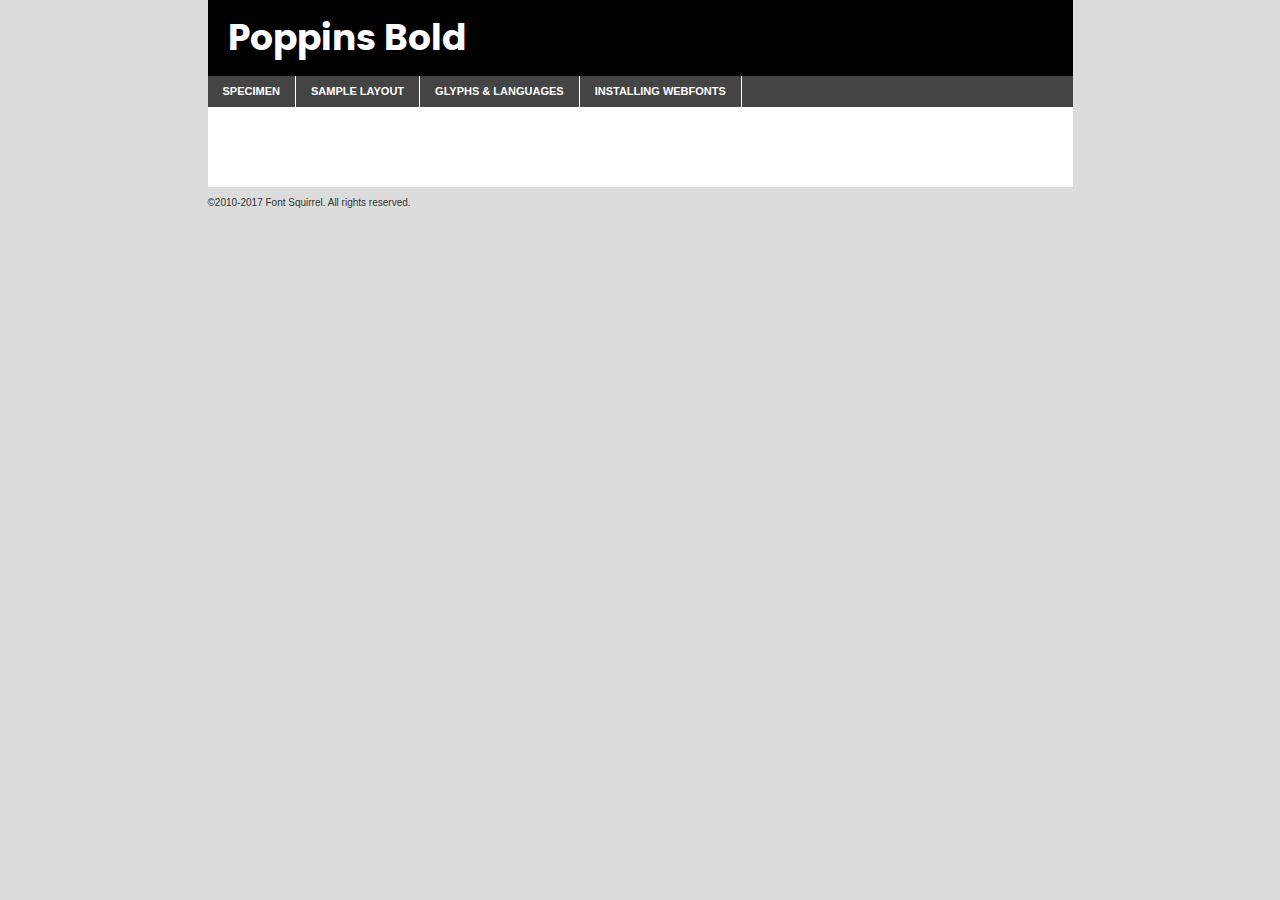
<file: Casa Prandi/components/fonts/poppins-bold-demo.html>
<!DOCTYPE html PUBLIC "-//W3C//DTD XHTML 1.0 Transitional//EN"
	"http://www.w3.org/TR/xhtml1/DTD/xhtml1-transitional.dtd">

<html xmlns="http://www.w3.org/1999/xhtml" xml:lang="en" lang="en">
<head>
	<meta http-equiv="Content-Type" content="text/html; charset=utf-8" />
	<script src="http://ajax.googleapis.com/ajax/libs/jquery/1.7.2/jquery.min.js" type="text/javascript" charset="utf-8"></script>
	<script type="text/javascript">
	(function($){$.fn.easyTabs=function(option){var param=jQuery.extend({fadeSpeed:"fast",defaultContent:1,activeClass:'active'},option);$(this).each(function(){var thisId="#"+this.id;if(param.defaultContent==''){param.defaultContent=1;}
	if(typeof param.defaultContent=="number")
	{var defaultTab=$(thisId+" .tabs li:eq("+(param.defaultContent-1)+") a").attr('href').substr(1);}else{var defaultTab=param.defaultContent;}
	$(thisId+" .tabs li a").each(function(){var tabToHide=$(this).attr('href').substr(1);$("#"+tabToHide).addClass('easytabs-tab-content');});hideAll();changeContent(defaultTab);function hideAll(){$(thisId+" .easytabs-tab-content").hide();}
	function changeContent(tabId){hideAll();$(thisId+" .tabs li").removeClass(param.activeClass);$(thisId+" .tabs li a[href=#"+tabId+"]").closest('li').addClass(param.activeClass);if(param.fadeSpeed!="none")
	{$(thisId+" #"+tabId).fadeIn(param.fadeSpeed);}else{$(thisId+" #"+tabId).show();}}
	$(thisId+" .tabs li").click(function(){var tabId=$(this).find('a').attr('href').substr(1);changeContent(tabId);return false;});});}})(jQuery);
	</script>
	<link rel="stylesheet" href="specimen_files/specimen_stylesheet.css" type="text/css" charset="utf-8" />
	<link rel="stylesheet" href="stylesheet.css" type="text/css" charset="utf-8" />

	<style type="text/css">
					body{
				font-family: 'poppinsbold';
							}
		</style>

	<title>Poppins Bold Specimen</title>
	
	
	<script type="text/javascript" charset="utf-8">
		$(document).ready(function() {
			$('#container').easyTabs({defaultContent:1});
		});
	</script>
</head>

<body>
<div id="container">
	<div id="header">
		Poppins Bold	</div>
	<ul class="tabs">
		<li><a href="#specimen">Specimen</a></li>
		<li><a href="#layout">Sample Layout</a></li>
				<li><a href="#glyphs">Glyphs &amp; Languages</a></li>
		<li><a href="#installing">Installing Webfonts</a></li>
		
	</ul>
	
	<div id="main_content">

		
			<div id="specimen">
		
				<div class="section">
					<div class="grid12 firstcol">
						<div class="huge">AaBb</div>
					</div>
				</div>
		
				<div class="section">
					<div class="glyph_range">A&#x200B;B&#x200b;C&#x200b;D&#x200b;E&#x200b;F&#x200b;G&#x200b;H&#x200b;I&#x200b;J&#x200b;K&#x200b;L&#x200b;M&#x200b;N&#x200b;O&#x200b;P&#x200b;Q&#x200b;R&#x200b;S&#x200b;T&#x200b;U&#x200b;V&#x200b;W&#x200b;X&#x200b;Y&#x200b;Z&#x200b;a&#x200b;b&#x200b;c&#x200b;d&#x200b;e&#x200b;f&#x200b;g&#x200b;h&#x200b;i&#x200b;j&#x200b;k&#x200b;l&#x200b;m&#x200b;n&#x200b;o&#x200b;p&#x200b;q&#x200b;r&#x200b;s&#x200b;t&#x200b;u&#x200b;v&#x200b;w&#x200b;x&#x200b;y&#x200b;z&#x200b;1&#x200b;2&#x200b;3&#x200b;4&#x200b;5&#x200b;6&#x200b;7&#x200b;8&#x200b;9&#x200b;0&#x200b;&amp;&#x200b;.&#x200b;,&#x200b;?&#x200b;!&#x200b;&#64;&#x200b;(&#x200b;)&#x200b;#&#x200b;$&#x200b;%&#x200b;*&#x200b;+&#x200b;-&#x200b;=&#x200b;:&#x200b;;</div>
				</div>
				<div class="section">
					<div class="grid12 firstcol">
						<table class="sample_table">
							<tr><td>10</td><td class="size10">abcdefghijklmnopqrstuvwxyzABCDEFGHIJKLMNOPQRSTUVWXYZ0123456789abcdefghijklmnopqrstuvwxyzABCDEFGHIJKLMNOPQRSTUVWXYZ0123456789abcdefghijklmnopqrstuvwxyzABCDEFGHIJKLMNOPQRSTUVWXYZ</td></tr>
							<tr><td>11</td><td class="size11">abcdefghijklmnopqrstuvwxyzABCDEFGHIJKLMNOPQRSTUVWXYZ0123456789abcdefghijklmnopqrstuvwxyzABCDEFGHIJKLMNOPQRSTUVWXYZ0123456789abcdefghijklmnopqrstuvwxyzABCDEFGHIJKLMNOPQRSTUVWXYZ</td></tr>
							<tr><td>12</td><td class="size12">abcdefghijklmnopqrstuvwxyzABCDEFGHIJKLMNOPQRSTUVWXYZ0123456789abcdefghijklmnopqrstuvwxyzABCDEFGHIJKLMNOPQRSTUVWXYZ0123456789abcdefghijklmnopqrstuvwxyzABCDEFGHIJKLMNOPQRSTUVWXYZ</td></tr>
							<tr><td>13</td><td class="size13">abcdefghijklmnopqrstuvwxyzABCDEFGHIJKLMNOPQRSTUVWXYZ0123456789abcdefghijklmnopqrstuvwxyzABCDEFGHIJKLMNOPQRSTUVWXYZ0123456789abcdefghijklmnopqrstuvwxyzABCDEFGHIJKLMNOPQRSTUVWXYZ</td></tr>
							<tr><td>14</td><td class="size14">abcdefghijklmnopqrstuvwxyzABCDEFGHIJKLMNOPQRSTUVWXYZ0123456789abcdefghijklmnopqrstuvwxyzABCDEFGHIJKLMNOPQRSTUVWXYZ0123456789abcdefghijklmnopqrstuvwxyzABCDEFGHIJKLMNOPQRSTUVWXYZ</td></tr>
							<tr><td>16</td><td class="size16">abcdefghijklmnopqrstuvwxyzABCDEFGHIJKLMNOPQRSTUVWXYZ0123456789abcdefghijklmnopqrstuvwxyzABCDEFGHIJKLMNOPQRSTUVWXYZ</td></tr>
							<tr><td>18</td><td class="size18">abcdefghijklmnopqrstuvwxyzABCDEFGHIJKLMNOPQRSTUVWXYZ0123456789abcdefghijklmnopqrstuvwxyzABCDEFGHIJKLMNOPQRSTUVWXYZ</td></tr>
							<tr><td>20</td><td class="size20">abcdefghijklmnopqrstuvwxyzABCDEFGHIJKLMNOPQRSTUVWXYZ0123456789abcdefghijklmnopqrstuvwxyzABCDEFGHIJKLMNOPQRSTUVWXYZ</td></tr>
							<tr><td>24</td><td class="size24">abcdefghijklmnopqrstuvwxyzABCDEFGHIJKLMNOPQRSTUVWXYZ0123456789abcdefghijklmnopqrstuvwxyzABCDEFGHIJKLMNOPQRSTUVWXYZ</td></tr>
							<tr><td>30</td><td class="size30">abcdefghijklmnopqrstuvwxyzABCDEFGHIJKLMNOPQRSTUVWXYZ0123456789abcdefghijklmnopqrstuvwxyzABCDEFGHIJKLMNOPQRSTUVWXYZ</td></tr>
							<tr><td>36</td><td class="size36">abcdefghijklmnopqrstuvwxyzABCDEFGHIJKLMNOPQRSTUVWXYZ0123456789abcdefghijklmnopqrstuvwxyzABCDEFGHIJKLMNOPQRSTUVWXYZ</td></tr>
							<tr><td>48</td><td class="size48">abcdefghijklmnopqrstuvwxyzABCDEFGHIJKLMNOPQRSTUVWXYZ0123456789abcdefghijklmnopqrstuvwxyzABCDEFGHIJKLMNOPQRSTUVWXYZ</td></tr>
							<tr><td>60</td><td class="size60">abcdefghijklmnopqrstuvwxyzABCDEFGHIJKLMNOPQRSTUVWXYZ0123456789abcdefghijklmnopqrstuvwxyzABCDEFGHIJKLMNOPQRSTUVWXYZ</td></tr>
							<tr><td>72</td><td class="size72">abcdefghijklmnopqrstuvwxyzABCDEFGHIJKLMNOPQRSTUVWXYZ0123456789abcdefghijklmnopqrstuvwxyzABCDEFGHIJKLMNOPQRSTUVWXYZ</td></tr>
							<tr><td>90</td><td class="size90">abcdefghijklmnopqrstuvwxyzABCDEFGHIJKLMNOPQRSTUVWXYZ0123456789abcdefghijklmnopqrstuvwxyzABCDEFGHIJKLMNOPQRSTUVWXYZ</td></tr>
						</table>
				
					</div>
			
				</div>
		
		
		
								<div class="section" id="bodycomparison">


										<div id="xheight">
				<div class="fontbody">&#x25FC;&#x25FC;&#x25FC;&#x25FC;&#x25FC;&#x25FC;&#x25FC;&#x25FC;&#x25FC;&#x25FC;&#x25FC;&#x25FC;&#x25FC;&#x25FC;&#x25FC;&#x25FC;&#x25FC;&#x25FC;&#x25FC;&#x25FC;&#x25FC;&#x25FC;&#x25FC;&#x25FC;&#x25FC;&#x25FC;&#x25FC;&#x25FC;&#x25FC;&#x25FC;&#x25FC;&#x25FC;&#x25FC;&#x25FC;&#x25FC;&#x25FC;&#x25FC;&#x25FC;&#x25FC;&#x25FC;&#x25FC;&#x25FC;&#x25FC;&#x25FC;&#x25FC;&#x25FC;&#x25FC;&#x25FC;&#x25FC;&#x25FC;&#x25FC;&#x25FC;&#x25FC;&#x25FC;&#x25FC;&#x25FC;&#x25FC;&#x25FC;&#x25FC;&#x25FC;&#x25FC;&#x25FC;&#x25FC;&#x25FC;&#x25FC;&#x25FC;&#x25FC;&#x25FC;&#x25FC;&#x25FC;&#x25FC;&#x25FC;&#x25FC;&#x25FC;&#x25FC;&#x25FC;&#x25FC;&#x25FC;&#x25FC;&#x25FC;&#x25FC;&#x25FC;&#x25FC;&#x25FC;&#x25FC;&#x25FC;&#x25FC;&#x25FC;&#x25FC;&#x25FC;&#x25FC;&#x25FC;&#x25FC;&#x25FC;&#x25FC;&#x25FC;&#x25FC;&#x25FC;&#x25FC;body</div><div class="arialbody">body</div><div class="verdanabody">body</div><div class="georgiabody">body</div></div>
										<div class="fontbody" style="z-index:1">
											body<span>Poppins Bold</span>
										</div>
										<div class="arialbody" style="z-index:1">
											body<span>Arial</span>
										</div>
										<div class="verdanabody" style="z-index:1">
											body<span>Verdana</span>
										</div>
										<div class="georgiabody" style="z-index:1">
											body<span>Georgia</span>
										</div>



								</div>
		
		
				<div class="section psample psample_row1" id="">
					
					<div class="grid2 firstcol">
						<p class="size10"><span>10.</span>Aenean lacinia bibendum nulla sed consectetur. Fusce dapibus, tellus ac cursus commodo, tortor mauris condimentum nibh, ut fermentum massa justo sit amet risus. Nullam id dolor id nibh ultricies vehicula ut id elit. Cum sociis natoque penatibus et magnis dis parturient montes, nascetur ridiculus mus. Nulla vitae elit libero, a pharetra augue.</p>
			
					</div>
					<div class="grid3">
						<p class="size11"><span>11.</span>Aenean lacinia bibendum nulla sed consectetur. Fusce dapibus, tellus ac cursus commodo, tortor mauris condimentum nibh, ut fermentum massa justo sit amet risus. Nullam id dolor id nibh ultricies vehicula ut id elit. Cum sociis natoque penatibus et magnis dis parturient montes, nascetur ridiculus mus. Nulla vitae elit libero, a pharetra augue.</p>
			
					</div>
					<div class="grid3">
						<p class="size12"><span>12.</span>Aenean lacinia bibendum nulla sed consectetur. Fusce dapibus, tellus ac cursus commodo, tortor mauris condimentum nibh, ut fermentum massa justo sit amet risus. Nullam id dolor id nibh ultricies vehicula ut id elit. Cum sociis natoque penatibus et magnis dis parturient montes, nascetur ridiculus mus. Nulla vitae elit libero, a pharetra augue.</p>
			
					</div>
					<div class="grid4">
						<p class="size13"><span>13.</span>Aenean lacinia bibendum nulla sed consectetur. Fusce dapibus, tellus ac cursus commodo, tortor mauris condimentum nibh, ut fermentum massa justo sit amet risus. Nullam id dolor id nibh ultricies vehicula ut id elit. Cum sociis natoque penatibus et magnis dis parturient montes, nascetur ridiculus mus. Nulla vitae elit libero, a pharetra augue.</p>
			
					</div>
					<div class="white_blend"></div>
					
				</div>
				<div class="section psample psample_row2" id="">
					<div class="grid3 firstcol">
						<p class="size14"><span>14.</span>Aenean lacinia bibendum nulla sed consectetur. Fusce dapibus, tellus ac cursus commodo, tortor mauris condimentum nibh, ut fermentum massa justo sit amet risus. Nullam id dolor id nibh ultricies vehicula ut id elit. Cum sociis natoque penatibus et magnis dis parturient montes, nascetur ridiculus mus. Nulla vitae elit libero, a pharetra augue.</p>
			
					</div>
					<div class="grid4">
						<p class="size16"><span>16.</span>Aenean lacinia bibendum nulla sed consectetur. Fusce dapibus, tellus ac cursus commodo, tortor mauris condimentum nibh, ut fermentum massa justo sit amet risus. Nullam id dolor id nibh ultricies vehicula ut id elit. Cum sociis natoque penatibus et magnis dis parturient montes, nascetur ridiculus mus. Nulla vitae elit libero, a pharetra augue.</p>
			
					</div>
					<div class="grid5">
						<p class="size18"><span>18.</span>Aenean lacinia bibendum nulla sed consectetur. Fusce dapibus, tellus ac cursus commodo, tortor mauris condimentum nibh, ut fermentum massa justo sit amet risus. Nullam id dolor id nibh ultricies vehicula ut id elit. Cum sociis natoque penatibus et magnis dis parturient montes, nascetur ridiculus mus. Nulla vitae elit libero, a pharetra augue.</p>
			
					</div>

					<div class="white_blend"></div>

				</div>
				
				<div class="section psample psample_row3" id="">
					<div class="grid5 firstcol">
						<p class="size20"><span>20.</span>Aenean lacinia bibendum nulla sed consectetur. Fusce dapibus, tellus ac cursus commodo, tortor mauris condimentum nibh, ut fermentum massa justo sit amet risus. Nullam id dolor id nibh ultricies vehicula ut id elit. Cum sociis natoque penatibus et magnis dis parturient montes, nascetur ridiculus mus. Nulla vitae elit libero, a pharetra augue.</p>
					</div>
					<div class="grid7">
						<p class="size24"><span>24.</span>Aenean lacinia bibendum nulla sed consectetur. Fusce dapibus, tellus ac cursus commodo, tortor mauris condimentum nibh, ut fermentum massa justo sit amet risus. Nullam id dolor id nibh ultricies vehicula ut id elit. Cum sociis natoque penatibus et magnis dis parturient montes, nascetur ridiculus mus. Nulla vitae elit libero, a pharetra augue.</p>
					</div>
					
					<div class="white_blend"></div>
					
				</div>
				
				<div class="section psample psample_row4" id="">
					<div class="grid12 firstcol">
						<p class="size30"><span>30.</span>Aenean lacinia bibendum nulla sed consectetur. Fusce dapibus, tellus ac cursus commodo, tortor mauris condimentum nibh, ut fermentum massa justo sit amet risus. Nullam id dolor id nibh ultricies vehicula ut id elit. Cum sociis natoque penatibus et magnis dis parturient montes, nascetur ridiculus mus. Nulla vitae elit libero, a pharetra augue.</p>
					</div>
					<div class="white_blend"></div>
					
				</div>
				
				
				
				<div class="section psample psample_row1 fullreverse">
					<div class="grid2 firstcol">
						<p class="size10"><span>10.</span>Aenean lacinia bibendum nulla sed consectetur. Fusce dapibus, tellus ac cursus commodo, tortor mauris condimentum nibh, ut fermentum massa justo sit amet risus. Nullam id dolor id nibh ultricies vehicula ut id elit. Cum sociis natoque penatibus et magnis dis parturient montes, nascetur ridiculus mus. Nulla vitae elit libero, a pharetra augue.</p>
			
					</div>
					<div class="grid3">
						<p class="size11"><span>11.</span>Aenean lacinia bibendum nulla sed consectetur. Fusce dapibus, tellus ac cursus commodo, tortor mauris condimentum nibh, ut fermentum massa justo sit amet risus. Nullam id dolor id nibh ultricies vehicula ut id elit. Cum sociis natoque penatibus et magnis dis parturient montes, nascetur ridiculus mus. Nulla vitae elit libero, a pharetra augue.</p>
			
					</div>
					<div class="grid3">
						<p class="size12"><span>12.</span>Aenean lacinia bibendum nulla sed consectetur. Fusce dapibus, tellus ac cursus commodo, tortor mauris condimentum nibh, ut fermentum massa justo sit amet risus. Nullam id dolor id nibh ultricies vehicula ut id elit. Cum sociis natoque penatibus et magnis dis parturient montes, nascetur ridiculus mus. Nulla vitae elit libero, a pharetra augue.</p>
			
					</div>
					<div class="grid4">
						<p class="size13"><span>13.</span>Aenean lacinia bibendum nulla sed consectetur. Fusce dapibus, tellus ac cursus commodo, tortor mauris condimentum nibh, ut fermentum massa justo sit amet risus. Nullam id dolor id nibh ultricies vehicula ut id elit. Cum sociis natoque penatibus et magnis dis parturient montes, nascetur ridiculus mus. Nulla vitae elit libero, a pharetra augue.</p>
			
					</div>
					<div class="black_blend"></div>
					
				</div>
				
				<div class="section psample psample_row2 fullreverse">
					<div class="grid3 firstcol">
						<p class="size14"><span>14.</span>Aenean lacinia bibendum nulla sed consectetur. Fusce dapibus, tellus ac cursus commodo, tortor mauris condimentum nibh, ut fermentum massa justo sit amet risus. Nullam id dolor id nibh ultricies vehicula ut id elit. Cum sociis natoque penatibus et magnis dis parturient montes, nascetur ridiculus mus. Nulla vitae elit libero, a pharetra augue.</p>
			
					</div>
					<div class="grid4">
						<p class="size16"><span>16.</span>Aenean lacinia bibendum nulla sed consectetur. Fusce dapibus, tellus ac cursus commodo, tortor mauris condimentum nibh, ut fermentum massa justo sit amet risus. Nullam id dolor id nibh ultricies vehicula ut id elit. Cum sociis natoque penatibus et magnis dis parturient montes, nascetur ridiculus mus. Nulla vitae elit libero, a pharetra augue.</p>
			
					</div>
					<div class="grid5">
						<p class="size18"><span>18.</span>Aenean lacinia bibendum nulla sed consectetur. Fusce dapibus, tellus ac cursus commodo, tortor mauris condimentum nibh, ut fermentum massa justo sit amet risus. Nullam id dolor id nibh ultricies vehicula ut id elit. Cum sociis natoque penatibus et magnis dis parturient montes, nascetur ridiculus mus. Nulla vitae elit libero, a pharetra augue.</p>
			
					</div>
					<div class="black_blend"></div>

				</div>
				
				<div class="section psample fullreverse psample_row3" id="">
					<div class="grid5 firstcol">
						<p class="size20"><span>20.</span>Aenean lacinia bibendum nulla sed consectetur. Fusce dapibus, tellus ac cursus commodo, tortor mauris condimentum nibh, ut fermentum massa justo sit amet risus. Nullam id dolor id nibh ultricies vehicula ut id elit. Cum sociis natoque penatibus et magnis dis parturient montes, nascetur ridiculus mus. Nulla vitae elit libero, a pharetra augue.</p>
					</div>
					<div class="grid7">
						<p class="size24"><span>24.</span>Aenean lacinia bibendum nulla sed consectetur. Fusce dapibus, tellus ac cursus commodo, tortor mauris condimentum nibh, ut fermentum massa justo sit amet risus. Nullam id dolor id nibh ultricies vehicula ut id elit. Cum sociis natoque penatibus et magnis dis parturient montes, nascetur ridiculus mus. Nulla vitae elit libero, a pharetra augue.</p>
					</div>
					
					<div class="black_blend"></div>
					
				</div>
				
				<div class="section psample fullreverse psample_row4" id="" style="border-bottom: 20px #000 solid;">
					<div class="grid12 firstcol">
						<p class="size30"><span>30.</span>Aenean lacinia bibendum nulla sed consectetur. Fusce dapibus, tellus ac cursus commodo, tortor mauris condimentum nibh, ut fermentum massa justo sit amet risus. Nullam id dolor id nibh ultricies vehicula ut id elit. Cum sociis natoque penatibus et magnis dis parturient montes, nascetur ridiculus mus. Nulla vitae elit libero, a pharetra augue.</p>
					</div>
					<div class="black_blend"></div>
					
				</div>
				
				
				
				
			</div>
			
			<div id="layout">
				
				<div class="section">
					
					<div class="grid12 firstcol">
						<h1>Lorem Ipsum Dolor</h1>
						<h2>Etiam porta sem malesuada magna mollis euismod</h2>
						
						<p class="byline">By <a href="#link">Aenean Lacinia</a></p>
					</div>
				</div>
				<div class="section">
					<div class="grid8 firstcol">
						<p class="large">Donec sed odio dui. Morbi leo risus, porta ac consectetur ac, vestibulum at eros. Fusce dapibus, tellus ac cursus commodo, tortor mauris condimentum nibh, ut fermentum massa justo sit amet risus. </p>

						
						<h3>Pellentesque ornare sem</h3>

						<p>Maecenas sed diam eget risus varius blandit sit amet non magna. Maecenas faucibus mollis interdum. Donec ullamcorper nulla non metus auctor fringilla. Nullam id dolor id nibh ultricies vehicula ut id elit. Nullam id dolor id nibh ultricies vehicula ut id elit. </p>

						<p>Aenean eu leo quam. Pellentesque ornare sem lacinia quam venenatis vestibulum. Lorem ipsum dolor sit amet, consectetur adipiscing elit. Cum sociis natoque penatibus et magnis dis parturient montes, nascetur ridiculus mus. </p>

						<p>Nulla vitae elit libero, a pharetra augue. Praesent commodo cursus magna, vel scelerisque nisl consectetur et. Aenean lacinia bibendum nulla sed consectetur. </p>

						<p>Nullam quis risus eget urna mollis ornare vel eu leo. Nullam quis risus eget urna mollis ornare vel eu leo. Maecenas sed diam eget risus varius blandit sit amet non magna. Donec ullamcorper nulla non metus auctor fringilla. </p>

						<h3>Cras mattis consectetur</h3>

						<p>Aenean eu leo quam. Pellentesque ornare sem lacinia quam venenatis vestibulum. Aenean lacinia bibendum nulla sed consectetur. Integer posuere erat a ante venenatis dapibus posuere velit aliquet. Cras mattis consectetur purus sit amet fermentum. </p>

						<p>Nullam id dolor id nibh ultricies vehicula ut id elit. Nullam quis risus eget urna mollis ornare vel eu leo. Cras mattis consectetur purus sit amet fermentum.</p>
					</div>
					
					<div class="grid4 sidebar">
						
						<div class="box reverse">
							<p class="last">Nullam quis risus eget urna mollis ornare vel eu leo. Donec ullamcorper nulla non metus auctor fringilla. Cras mattis consectetur purus sit amet fermentum. Sed posuere consectetur est at lobortis. Lorem ipsum dolor sit amet, consectetur adipiscing elit. </p>
						</div>
						
						<p class="caption">Maecenas sed diam eget risus varius.</p>

						<p>Vestibulum id ligula porta felis euismod semper. Integer posuere erat a ante venenatis dapibus posuere velit aliquet. Vestibulum id ligula porta felis euismod semper. Sed posuere consectetur est at lobortis. Maecenas sed diam eget risus varius blandit sit amet non magna. Fusce dapibus, tellus ac cursus commodo, tortor mauris condimentum nibh, ut fermentum massa justo sit amet risus. </p>

					

						<p>Duis mollis, est non commodo luctus, nisi erat porttitor ligula, eget lacinia odio sem nec elit. Aenean lacinia bibendum nulla sed consectetur. Vivamus sagittis lacus vel augue laoreet rutrum faucibus dolor auctor. Aenean lacinia bibendum nulla sed consectetur. Nullam quis risus eget urna mollis ornare vel eu leo. </p>

						<p>Praesent commodo cursus magna, vel scelerisque nisl consectetur et. Donec ullamcorper nulla non metus auctor fringilla. Maecenas faucibus mollis interdum. Fusce dapibus, tellus ac cursus commodo, tortor mauris condimentum nibh, ut fermentum massa justo sit amet risus. </p>

					</div>
				</div>
				
			</div>


			



		<div id="glyphs">
			<div class="section">
				<div class="grid12 firstcol">
			
				<h1>Language Support</h1>
				<p>The subset of Poppins Bold in this kit supports the following languages:<br />
			
					Albanian, Basque, Breton, Chamorro, Danish, Dutch, English, Faroese, Finnish, French, Frisian, Galician, German, Icelandic, Italian, Malagasy, Norwegian, Portuguese, Spanish, Alsatian, Aragonese, Arapaho, Arrernte, Asturian, Aymara, Bislama, Cebuano, Corsican, Fijian, French_creole, Genoese, Gilbertese, Greenlandic, Haitian_creole, Hiligaynon, Hmong, Hopi, Ibanag, Iloko_ilokano, Indonesian, Interglossa_glosa, Interlingua, Irish_gaelic, Jerriais, Lojban, Lombard, Luxembourgeois, Manx, Mohawk, Norfolk_pitcairnese, Occitan, Oromo, Pangasinan, Papiamento, Piedmontese, Potawatomi, Rhaeto-romance, Romansh, Rotokas, Sami_lule, Samoan, Sardinian, Scots_gaelic, Seychelles_creole, Shona, Sicilian, Somali, Southern_ndebele, Swahili, Swati_swazi, Tagalog_filipino_pilipino, Tetum, Tok_pisin, Uyghur_latinized, Volapuk, Walloon, Warlpiri, Xhosa, Yapese, Zulu, Latinbasic, Ubasic, Demo				</p>
				<h1>Glyph Chart</h1>
				<p>The subset of Poppins Bold in this kit includes all the glyphs listed below. Unicode entities are included above each glyph to help you insert individual characters into your layout.</p>
				<div id="glyph_chart">
			
																														 <div><p>&amp;#13;</p>&#13;</div>
																				 <div><p>&amp;#32;</p>&#32;</div>
																				 <div><p>&amp;#33;</p>&#33;</div>
																				 <div><p>&amp;#34;</p>&#34;</div>
																				 <div><p>&amp;#35;</p>&#35;</div>
																				 <div><p>&amp;#36;</p>&#36;</div>
																				 <div><p>&amp;#37;</p>&#37;</div>
																				 <div><p>&amp;#38;</p>&#38;</div>
																				 <div><p>&amp;#39;</p>&#39;</div>
																				 <div><p>&amp;#40;</p>&#40;</div>
																				 <div><p>&amp;#41;</p>&#41;</div>
																				 <div><p>&amp;#42;</p>&#42;</div>
																				 <div><p>&amp;#43;</p>&#43;</div>
																				 <div><p>&amp;#44;</p>&#44;</div>
																				 <div><p>&amp;#45;</p>&#45;</div>
																				 <div><p>&amp;#46;</p>&#46;</div>
																				 <div><p>&amp;#47;</p>&#47;</div>
																				 <div><p>&amp;#48;</p>&#48;</div>
																				 <div><p>&amp;#49;</p>&#49;</div>
																				 <div><p>&amp;#50;</p>&#50;</div>
																				 <div><p>&amp;#51;</p>&#51;</div>
																				 <div><p>&amp;#52;</p>&#52;</div>
																				 <div><p>&amp;#53;</p>&#53;</div>
																				 <div><p>&amp;#54;</p>&#54;</div>
																				 <div><p>&amp;#55;</p>&#55;</div>
																				 <div><p>&amp;#56;</p>&#56;</div>
																				 <div><p>&amp;#57;</p>&#57;</div>
																				 <div><p>&amp;#58;</p>&#58;</div>
																				 <div><p>&amp;#59;</p>&#59;</div>
																				 <div><p>&amp;#60;</p>&#60;</div>
																				 <div><p>&amp;#61;</p>&#61;</div>
																				 <div><p>&amp;#62;</p>&#62;</div>
																				 <div><p>&amp;#63;</p>&#63;</div>
																				 <div><p>&amp;#64;</p>&#64;</div>
																				 <div><p>&amp;#65;</p>&#65;</div>
																				 <div><p>&amp;#66;</p>&#66;</div>
																				 <div><p>&amp;#67;</p>&#67;</div>
																				 <div><p>&amp;#68;</p>&#68;</div>
																				 <div><p>&amp;#69;</p>&#69;</div>
																				 <div><p>&amp;#70;</p>&#70;</div>
																				 <div><p>&amp;#71;</p>&#71;</div>
																				 <div><p>&amp;#72;</p>&#72;</div>
																				 <div><p>&amp;#73;</p>&#73;</div>
																				 <div><p>&amp;#74;</p>&#74;</div>
																				 <div><p>&amp;#75;</p>&#75;</div>
																				 <div><p>&amp;#76;</p>&#76;</div>
																				 <div><p>&amp;#77;</p>&#77;</div>
																				 <div><p>&amp;#78;</p>&#78;</div>
																				 <div><p>&amp;#79;</p>&#79;</div>
																				 <div><p>&amp;#80;</p>&#80;</div>
																				 <div><p>&amp;#81;</p>&#81;</div>
																				 <div><p>&amp;#82;</p>&#82;</div>
																				 <div><p>&amp;#83;</p>&#83;</div>
																				 <div><p>&amp;#84;</p>&#84;</div>
																				 <div><p>&amp;#85;</p>&#85;</div>
																				 <div><p>&amp;#86;</p>&#86;</div>
																				 <div><p>&amp;#87;</p>&#87;</div>
																				 <div><p>&amp;#88;</p>&#88;</div>
																				 <div><p>&amp;#89;</p>&#89;</div>
																				 <div><p>&amp;#90;</p>&#90;</div>
																				 <div><p>&amp;#91;</p>&#91;</div>
																				 <div><p>&amp;#92;</p>&#92;</div>
																				 <div><p>&amp;#93;</p>&#93;</div>
																				 <div><p>&amp;#94;</p>&#94;</div>
																				 <div><p>&amp;#95;</p>&#95;</div>
																				 <div><p>&amp;#96;</p>&#96;</div>
																				 <div><p>&amp;#97;</p>&#97;</div>
																				 <div><p>&amp;#98;</p>&#98;</div>
																				 <div><p>&amp;#99;</p>&#99;</div>
																				 <div><p>&amp;#100;</p>&#100;</div>
																				 <div><p>&amp;#101;</p>&#101;</div>
																				 <div><p>&amp;#102;</p>&#102;</div>
																				 <div><p>&amp;#103;</p>&#103;</div>
																				 <div><p>&amp;#104;</p>&#104;</div>
																				 <div><p>&amp;#105;</p>&#105;</div>
																				 <div><p>&amp;#106;</p>&#106;</div>
																				 <div><p>&amp;#107;</p>&#107;</div>
																				 <div><p>&amp;#108;</p>&#108;</div>
																				 <div><p>&amp;#109;</p>&#109;</div>
																				 <div><p>&amp;#110;</p>&#110;</div>
																				 <div><p>&amp;#111;</p>&#111;</div>
																				 <div><p>&amp;#112;</p>&#112;</div>
																				 <div><p>&amp;#113;</p>&#113;</div>
																				 <div><p>&amp;#114;</p>&#114;</div>
																				 <div><p>&amp;#115;</p>&#115;</div>
																				 <div><p>&amp;#116;</p>&#116;</div>
																				 <div><p>&amp;#117;</p>&#117;</div>
																				 <div><p>&amp;#118;</p>&#118;</div>
																				 <div><p>&amp;#119;</p>&#119;</div>
																				 <div><p>&amp;#120;</p>&#120;</div>
																				 <div><p>&amp;#121;</p>&#121;</div>
																				 <div><p>&amp;#122;</p>&#122;</div>
																				 <div><p>&amp;#123;</p>&#123;</div>
																				 <div><p>&amp;#124;</p>&#124;</div>
																				 <div><p>&amp;#125;</p>&#125;</div>
																				 <div><p>&amp;#126;</p>&#126;</div>
																				 <div><p>&amp;#160;</p>&#160;</div>
																				 <div><p>&amp;#161;</p>&#161;</div>
																				 <div><p>&amp;#162;</p>&#162;</div>
																				 <div><p>&amp;#163;</p>&#163;</div>
																				 <div><p>&amp;#164;</p>&#164;</div>
																				 <div><p>&amp;#165;</p>&#165;</div>
																				 <div><p>&amp;#166;</p>&#166;</div>
																				 <div><p>&amp;#167;</p>&#167;</div>
																				 <div><p>&amp;#168;</p>&#168;</div>
																				 <div><p>&amp;#169;</p>&#169;</div>
																				 <div><p>&amp;#170;</p>&#170;</div>
																				 <div><p>&amp;#171;</p>&#171;</div>
																				 <div><p>&amp;#172;</p>&#172;</div>
																				 <div><p>&amp;#173;</p>&#173;</div>
																				 <div><p>&amp;#174;</p>&#174;</div>
																				 <div><p>&amp;#175;</p>&#175;</div>
																				 <div><p>&amp;#176;</p>&#176;</div>
																				 <div><p>&amp;#177;</p>&#177;</div>
																				 <div><p>&amp;#178;</p>&#178;</div>
																				 <div><p>&amp;#179;</p>&#179;</div>
																				 <div><p>&amp;#180;</p>&#180;</div>
																				 <div><p>&amp;#181;</p>&#181;</div>
																				 <div><p>&amp;#182;</p>&#182;</div>
																				 <div><p>&amp;#183;</p>&#183;</div>
																				 <div><p>&amp;#184;</p>&#184;</div>
																				 <div><p>&amp;#185;</p>&#185;</div>
																				 <div><p>&amp;#186;</p>&#186;</div>
																				 <div><p>&amp;#187;</p>&#187;</div>
																				 <div><p>&amp;#188;</p>&#188;</div>
																				 <div><p>&amp;#189;</p>&#189;</div>
																				 <div><p>&amp;#190;</p>&#190;</div>
																				 <div><p>&amp;#191;</p>&#191;</div>
																				 <div><p>&amp;#192;</p>&#192;</div>
																				 <div><p>&amp;#193;</p>&#193;</div>
																				 <div><p>&amp;#194;</p>&#194;</div>
																				 <div><p>&amp;#195;</p>&#195;</div>
																				 <div><p>&amp;#196;</p>&#196;</div>
																				 <div><p>&amp;#197;</p>&#197;</div>
																				 <div><p>&amp;#198;</p>&#198;</div>
																				 <div><p>&amp;#199;</p>&#199;</div>
																				 <div><p>&amp;#200;</p>&#200;</div>
																				 <div><p>&amp;#201;</p>&#201;</div>
																				 <div><p>&amp;#202;</p>&#202;</div>
																				 <div><p>&amp;#203;</p>&#203;</div>
																				 <div><p>&amp;#204;</p>&#204;</div>
																				 <div><p>&amp;#205;</p>&#205;</div>
																				 <div><p>&amp;#206;</p>&#206;</div>
																				 <div><p>&amp;#207;</p>&#207;</div>
																				 <div><p>&amp;#208;</p>&#208;</div>
																				 <div><p>&amp;#209;</p>&#209;</div>
																				 <div><p>&amp;#210;</p>&#210;</div>
																				 <div><p>&amp;#211;</p>&#211;</div>
																				 <div><p>&amp;#212;</p>&#212;</div>
																				 <div><p>&amp;#213;</p>&#213;</div>
																				 <div><p>&amp;#214;</p>&#214;</div>
																				 <div><p>&amp;#215;</p>&#215;</div>
																				 <div><p>&amp;#216;</p>&#216;</div>
																				 <div><p>&amp;#217;</p>&#217;</div>
																				 <div><p>&amp;#218;</p>&#218;</div>
																				 <div><p>&amp;#219;</p>&#219;</div>
																				 <div><p>&amp;#220;</p>&#220;</div>
																				 <div><p>&amp;#221;</p>&#221;</div>
																				 <div><p>&amp;#222;</p>&#222;</div>
																				 <div><p>&amp;#223;</p>&#223;</div>
																				 <div><p>&amp;#224;</p>&#224;</div>
																				 <div><p>&amp;#225;</p>&#225;</div>
																				 <div><p>&amp;#226;</p>&#226;</div>
																				 <div><p>&amp;#227;</p>&#227;</div>
																				 <div><p>&amp;#228;</p>&#228;</div>
																				 <div><p>&amp;#229;</p>&#229;</div>
																				 <div><p>&amp;#230;</p>&#230;</div>
																				 <div><p>&amp;#231;</p>&#231;</div>
																				 <div><p>&amp;#232;</p>&#232;</div>
																				 <div><p>&amp;#233;</p>&#233;</div>
																				 <div><p>&amp;#234;</p>&#234;</div>
																				 <div><p>&amp;#235;</p>&#235;</div>
																				 <div><p>&amp;#236;</p>&#236;</div>
																				 <div><p>&amp;#237;</p>&#237;</div>
																				 <div><p>&amp;#238;</p>&#238;</div>
																				 <div><p>&amp;#239;</p>&#239;</div>
																				 <div><p>&amp;#240;</p>&#240;</div>
																				 <div><p>&amp;#241;</p>&#241;</div>
																				 <div><p>&amp;#242;</p>&#242;</div>
																				 <div><p>&amp;#243;</p>&#243;</div>
																				 <div><p>&amp;#244;</p>&#244;</div>
																				 <div><p>&amp;#245;</p>&#245;</div>
																				 <div><p>&amp;#246;</p>&#246;</div>
																				 <div><p>&amp;#247;</p>&#247;</div>
																				 <div><p>&amp;#248;</p>&#248;</div>
																				 <div><p>&amp;#249;</p>&#249;</div>
																				 <div><p>&amp;#250;</p>&#250;</div>
																				 <div><p>&amp;#251;</p>&#251;</div>
																				 <div><p>&amp;#252;</p>&#252;</div>
																				 <div><p>&amp;#253;</p>&#253;</div>
																				 <div><p>&amp;#254;</p>&#254;</div>
																				 <div><p>&amp;#255;</p>&#255;</div>
																				 <div><p>&amp;#338;</p>&#338;</div>
																				 <div><p>&amp;#339;</p>&#339;</div>
																				 <div><p>&amp;#376;</p>&#376;</div>
																				 <div><p>&amp;#710;</p>&#710;</div>
																				 <div><p>&amp;#732;</p>&#732;</div>
																				 <div><p>&amp;#8192;</p>&#8192;</div>
																				 <div><p>&amp;#8193;</p>&#8193;</div>
																				 <div><p>&amp;#8194;</p>&#8194;</div>
																				 <div><p>&amp;#8195;</p>&#8195;</div>
																				 <div><p>&amp;#8196;</p>&#8196;</div>
																				 <div><p>&amp;#8197;</p>&#8197;</div>
																				 <div><p>&amp;#8198;</p>&#8198;</div>
																				 <div><p>&amp;#8199;</p>&#8199;</div>
																				 <div><p>&amp;#8200;</p>&#8200;</div>
																				 <div><p>&amp;#8201;</p>&#8201;</div>
																				 <div><p>&amp;#8202;</p>&#8202;</div>
																				 <div><p>&amp;#8208;</p>&#8208;</div>
																				 <div><p>&amp;#8209;</p>&#8209;</div>
																				 <div><p>&amp;#8210;</p>&#8210;</div>
																				 <div><p>&amp;#8211;</p>&#8211;</div>
																				 <div><p>&amp;#8212;</p>&#8212;</div>
																				 <div><p>&amp;#8216;</p>&#8216;</div>
																				 <div><p>&amp;#8217;</p>&#8217;</div>
																				 <div><p>&amp;#8218;</p>&#8218;</div>
																				 <div><p>&amp;#8220;</p>&#8220;</div>
																				 <div><p>&amp;#8221;</p>&#8221;</div>
																				 <div><p>&amp;#8222;</p>&#8222;</div>
																				 <div><p>&amp;#8226;</p>&#8226;</div>
																				 <div><p>&amp;#8230;</p>&#8230;</div>
																				 <div><p>&amp;#8239;</p>&#8239;</div>
																				 <div><p>&amp;#8249;</p>&#8249;</div>
																				 <div><p>&amp;#8250;</p>&#8250;</div>
																				 <div><p>&amp;#8287;</p>&#8287;</div>
																				 <div><p>&amp;#8364;</p>&#8364;</div>
																				 <div><p>&amp;#8482;</p>&#8482;</div>
																				 <div><p>&amp;#64257;</p>&#64257;</div>
																				 <div><p>&amp;#64258;</p>&#64258;</div>
																																																</div>	
				</div>
		
		
			</div>
		</div>
		
		
		<div id="specs">
			
		</div>
	
		<div id="installing">
			<div class="section">
				<div class="grid7 firstcol">
					<h1>Installing Webfonts</h1>
					
					<p>Webfonts are supported by all major browser platforms but not all in the same way. There are currently four different font formats that must be included in order to target all browsers. This includes TTF, WOFF, EOT and SVG.</p>
					
					<h2>1. Upload your webfonts</h2>
					<p>You must upload your webfont kit to your website. They should be in or near the same directory as your CSS files.</p>
					
					<h2>2. Include the webfont stylesheet</h2>
					<p>A special CSS @font-face declaration helps the various browsers select the appropriate font it needs without causing you a bunch of headaches. Learn more about this syntax by reading the <a href="https://www.fontspring.com/blog/further-hardening-of-the-bulletproof-syntax">Fontspring blog post</a> about it. The code for it is as follows:</p>


<code>
@font-face{ 
	font-family: 'MyWebFont';
	src: url('WebFont.eot');
	src: url('WebFont.eot?#iefix') format('embedded-opentype'),
	     url('WebFont.woff') format('woff'),
	     url('WebFont.ttf') format('truetype'),
	     url('WebFont.svg#webfont') format('svg');
}
</code>

	<p>We've already gone ahead and generated the code for you. All you have to do is link to the stylesheet in your HTML, like this:</p>
	<code>&lt;link rel=&quot;stylesheet&quot; href=&quot;stylesheet.css&quot; type=&quot;text/css&quot; charset=&quot;utf-8&quot; /&gt;</code>

					<h2>3. Modify your own stylesheet</h2>
					<p>To take advantage of your new fonts, you must tell your stylesheet to use them. Look at the original @font-face declaration above and find the property called "font-family." The name linked there will be what you use to reference the font. Prepend that webfont name to the font stack in the "font-family" property, inside the selector you want to change. For example:</p>
<code>p { font-family: 'WebFont', Arial, sans-serif; }</code>

<h2>4. Test</h2>
<p>Getting webfonts to work cross-browser <em>can</em> be tricky. Use the information in the sidebar to help you if you find that fonts aren't loading in a particular browser.</p>
				</div>
				
				<div class="grid5 sidebar">
					<div class="box">
						<h2>Troubleshooting<br />Font-Face Problems</h2>
						<p>Having trouble getting your webfonts to load in your new website? Here are some tips to sort out what might be the problem.</p>

						<h3>Fonts not showing in any browser</h3>

						<p>This sounds like you need to work on the plumbing. You either did not upload the fonts to the correct directory, or you did not link the fonts properly in the CSS. If you've confirmed that all this is correct and you still have a problem, take a look at your .htaccess file and see if requests are getting intercepted.</p>

						<h3>Fonts not loading in iPhone or iPad</h3>

						<p>The most common problem here is that you are serving the fonts from an IIS server. IIS refuses to serve files that have unknown MIME types. If that is the case, you must set the MIME type for SVG to "image/svg+xml" in the server settings. Follow these instructions from Microsoft if you need help.</p>

						<h3>Fonts not loading in Firefox</h3>

						<p>The primary reason for this failure? You are still using a version Firefox older than 3.5. So upgrade already! If that isn't it, then you are very likely serving fonts from a different domain. Firefox requires that all font assets be served from the same domain. Lastly it is possible that you need to add WOFF to your list of MIME types (if you are serving via IIS.)</p>

						<h3>Fonts not loading in IE</h3>

						<p>Are you looking at Internet Explorer on an actual Windows machine or are you cheating by using a service like Adobe BrowserLab? Many of these screenshot services do not render @font-face for IE. Best to test it on a real machine.</p>

						<h3>Fonts not loading in IE9</h3>

						<p>IE9, like Firefox, requires that fonts be served from the same domain as the website. Make sure that is the case.</p>
					</div>
				</div>
			</div>
			
		</div>
	
	</div>
	<div id="footer">
		<p>&copy;2010-2017 Font Squirrel. All rights reserved.</p>
	</div>
</div>
</body>
</html>
</file>
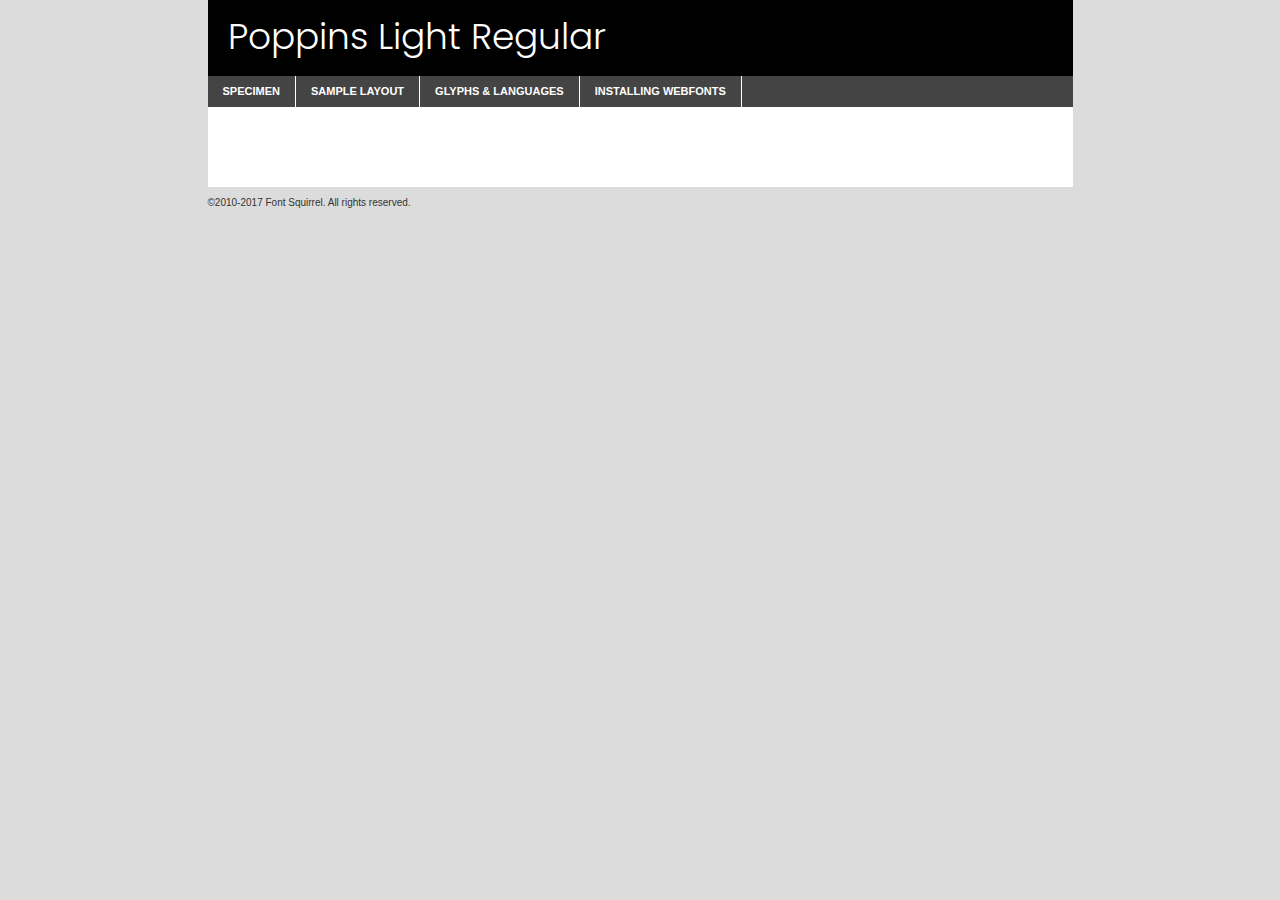
<file: Casa Prandi/components/fonts/poppins-light-demo.html>
<!DOCTYPE html PUBLIC "-//W3C//DTD XHTML 1.0 Transitional//EN"
	"http://www.w3.org/TR/xhtml1/DTD/xhtml1-transitional.dtd">

<html xmlns="http://www.w3.org/1999/xhtml" xml:lang="en" lang="en">
<head>
	<meta http-equiv="Content-Type" content="text/html; charset=utf-8" />
	<script src="http://ajax.googleapis.com/ajax/libs/jquery/1.7.2/jquery.min.js" type="text/javascript" charset="utf-8"></script>
	<script type="text/javascript">
	(function($){$.fn.easyTabs=function(option){var param=jQuery.extend({fadeSpeed:"fast",defaultContent:1,activeClass:'active'},option);$(this).each(function(){var thisId="#"+this.id;if(param.defaultContent==''){param.defaultContent=1;}
	if(typeof param.defaultContent=="number")
	{var defaultTab=$(thisId+" .tabs li:eq("+(param.defaultContent-1)+") a").attr('href').substr(1);}else{var defaultTab=param.defaultContent;}
	$(thisId+" .tabs li a").each(function(){var tabToHide=$(this).attr('href').substr(1);$("#"+tabToHide).addClass('easytabs-tab-content');});hideAll();changeContent(defaultTab);function hideAll(){$(thisId+" .easytabs-tab-content").hide();}
	function changeContent(tabId){hideAll();$(thisId+" .tabs li").removeClass(param.activeClass);$(thisId+" .tabs li a[href=#"+tabId+"]").closest('li').addClass(param.activeClass);if(param.fadeSpeed!="none")
	{$(thisId+" #"+tabId).fadeIn(param.fadeSpeed);}else{$(thisId+" #"+tabId).show();}}
	$(thisId+" .tabs li").click(function(){var tabId=$(this).find('a').attr('href').substr(1);changeContent(tabId);return false;});});}})(jQuery);
	</script>
	<link rel="stylesheet" href="specimen_files/specimen_stylesheet.css" type="text/css" charset="utf-8" />
	<link rel="stylesheet" href="stylesheet.css" type="text/css" charset="utf-8" />

	<style type="text/css">
					body{
				font-family: 'poppinslight';
							}
		</style>

	<title>Poppins Light Regular Specimen</title>
	
	
	<script type="text/javascript" charset="utf-8">
		$(document).ready(function() {
			$('#container').easyTabs({defaultContent:1});
		});
	</script>
</head>

<body>
<div id="container">
	<div id="header">
		Poppins Light Regular	</div>
	<ul class="tabs">
		<li><a href="#specimen">Specimen</a></li>
		<li><a href="#layout">Sample Layout</a></li>
				<li><a href="#glyphs">Glyphs &amp; Languages</a></li>
		<li><a href="#installing">Installing Webfonts</a></li>
		
	</ul>
	
	<div id="main_content">

		
			<div id="specimen">
		
				<div class="section">
					<div class="grid12 firstcol">
						<div class="huge">AaBb</div>
					</div>
				</div>
		
				<div class="section">
					<div class="glyph_range">A&#x200B;B&#x200b;C&#x200b;D&#x200b;E&#x200b;F&#x200b;G&#x200b;H&#x200b;I&#x200b;J&#x200b;K&#x200b;L&#x200b;M&#x200b;N&#x200b;O&#x200b;P&#x200b;Q&#x200b;R&#x200b;S&#x200b;T&#x200b;U&#x200b;V&#x200b;W&#x200b;X&#x200b;Y&#x200b;Z&#x200b;a&#x200b;b&#x200b;c&#x200b;d&#x200b;e&#x200b;f&#x200b;g&#x200b;h&#x200b;i&#x200b;j&#x200b;k&#x200b;l&#x200b;m&#x200b;n&#x200b;o&#x200b;p&#x200b;q&#x200b;r&#x200b;s&#x200b;t&#x200b;u&#x200b;v&#x200b;w&#x200b;x&#x200b;y&#x200b;z&#x200b;1&#x200b;2&#x200b;3&#x200b;4&#x200b;5&#x200b;6&#x200b;7&#x200b;8&#x200b;9&#x200b;0&#x200b;&amp;&#x200b;.&#x200b;,&#x200b;?&#x200b;!&#x200b;&#64;&#x200b;(&#x200b;)&#x200b;#&#x200b;$&#x200b;%&#x200b;*&#x200b;+&#x200b;-&#x200b;=&#x200b;:&#x200b;;</div>
				</div>
				<div class="section">
					<div class="grid12 firstcol">
						<table class="sample_table">
							<tr><td>10</td><td class="size10">abcdefghijklmnopqrstuvwxyzABCDEFGHIJKLMNOPQRSTUVWXYZ0123456789abcdefghijklmnopqrstuvwxyzABCDEFGHIJKLMNOPQRSTUVWXYZ0123456789abcdefghijklmnopqrstuvwxyzABCDEFGHIJKLMNOPQRSTUVWXYZ</td></tr>
							<tr><td>11</td><td class="size11">abcdefghijklmnopqrstuvwxyzABCDEFGHIJKLMNOPQRSTUVWXYZ0123456789abcdefghijklmnopqrstuvwxyzABCDEFGHIJKLMNOPQRSTUVWXYZ0123456789abcdefghijklmnopqrstuvwxyzABCDEFGHIJKLMNOPQRSTUVWXYZ</td></tr>
							<tr><td>12</td><td class="size12">abcdefghijklmnopqrstuvwxyzABCDEFGHIJKLMNOPQRSTUVWXYZ0123456789abcdefghijklmnopqrstuvwxyzABCDEFGHIJKLMNOPQRSTUVWXYZ0123456789abcdefghijklmnopqrstuvwxyzABCDEFGHIJKLMNOPQRSTUVWXYZ</td></tr>
							<tr><td>13</td><td class="size13">abcdefghijklmnopqrstuvwxyzABCDEFGHIJKLMNOPQRSTUVWXYZ0123456789abcdefghijklmnopqrstuvwxyzABCDEFGHIJKLMNOPQRSTUVWXYZ0123456789abcdefghijklmnopqrstuvwxyzABCDEFGHIJKLMNOPQRSTUVWXYZ</td></tr>
							<tr><td>14</td><td class="size14">abcdefghijklmnopqrstuvwxyzABCDEFGHIJKLMNOPQRSTUVWXYZ0123456789abcdefghijklmnopqrstuvwxyzABCDEFGHIJKLMNOPQRSTUVWXYZ0123456789abcdefghijklmnopqrstuvwxyzABCDEFGHIJKLMNOPQRSTUVWXYZ</td></tr>
							<tr><td>16</td><td class="size16">abcdefghijklmnopqrstuvwxyzABCDEFGHIJKLMNOPQRSTUVWXYZ0123456789abcdefghijklmnopqrstuvwxyzABCDEFGHIJKLMNOPQRSTUVWXYZ</td></tr>
							<tr><td>18</td><td class="size18">abcdefghijklmnopqrstuvwxyzABCDEFGHIJKLMNOPQRSTUVWXYZ0123456789abcdefghijklmnopqrstuvwxyzABCDEFGHIJKLMNOPQRSTUVWXYZ</td></tr>
							<tr><td>20</td><td class="size20">abcdefghijklmnopqrstuvwxyzABCDEFGHIJKLMNOPQRSTUVWXYZ0123456789abcdefghijklmnopqrstuvwxyzABCDEFGHIJKLMNOPQRSTUVWXYZ</td></tr>
							<tr><td>24</td><td class="size24">abcdefghijklmnopqrstuvwxyzABCDEFGHIJKLMNOPQRSTUVWXYZ0123456789abcdefghijklmnopqrstuvwxyzABCDEFGHIJKLMNOPQRSTUVWXYZ</td></tr>
							<tr><td>30</td><td class="size30">abcdefghijklmnopqrstuvwxyzABCDEFGHIJKLMNOPQRSTUVWXYZ0123456789abcdefghijklmnopqrstuvwxyzABCDEFGHIJKLMNOPQRSTUVWXYZ</td></tr>
							<tr><td>36</td><td class="size36">abcdefghijklmnopqrstuvwxyzABCDEFGHIJKLMNOPQRSTUVWXYZ0123456789abcdefghijklmnopqrstuvwxyzABCDEFGHIJKLMNOPQRSTUVWXYZ</td></tr>
							<tr><td>48</td><td class="size48">abcdefghijklmnopqrstuvwxyzABCDEFGHIJKLMNOPQRSTUVWXYZ0123456789abcdefghijklmnopqrstuvwxyzABCDEFGHIJKLMNOPQRSTUVWXYZ</td></tr>
							<tr><td>60</td><td class="size60">abcdefghijklmnopqrstuvwxyzABCDEFGHIJKLMNOPQRSTUVWXYZ0123456789abcdefghijklmnopqrstuvwxyzABCDEFGHIJKLMNOPQRSTUVWXYZ</td></tr>
							<tr><td>72</td><td class="size72">abcdefghijklmnopqrstuvwxyzABCDEFGHIJKLMNOPQRSTUVWXYZ0123456789abcdefghijklmnopqrstuvwxyzABCDEFGHIJKLMNOPQRSTUVWXYZ</td></tr>
							<tr><td>90</td><td class="size90">abcdefghijklmnopqrstuvwxyzABCDEFGHIJKLMNOPQRSTUVWXYZ0123456789abcdefghijklmnopqrstuvwxyzABCDEFGHIJKLMNOPQRSTUVWXYZ</td></tr>
						</table>
				
					</div>
			
				</div>
		
		
		
								<div class="section" id="bodycomparison">


										<div id="xheight">
				<div class="fontbody">&#x25FC;&#x25FC;&#x25FC;&#x25FC;&#x25FC;&#x25FC;&#x25FC;&#x25FC;&#x25FC;&#x25FC;&#x25FC;&#x25FC;&#x25FC;&#x25FC;&#x25FC;&#x25FC;&#x25FC;&#x25FC;&#x25FC;&#x25FC;&#x25FC;&#x25FC;&#x25FC;&#x25FC;&#x25FC;&#x25FC;&#x25FC;&#x25FC;&#x25FC;&#x25FC;&#x25FC;&#x25FC;&#x25FC;&#x25FC;&#x25FC;&#x25FC;&#x25FC;&#x25FC;&#x25FC;&#x25FC;&#x25FC;&#x25FC;&#x25FC;&#x25FC;&#x25FC;&#x25FC;&#x25FC;&#x25FC;&#x25FC;&#x25FC;&#x25FC;&#x25FC;&#x25FC;&#x25FC;&#x25FC;&#x25FC;&#x25FC;&#x25FC;&#x25FC;&#x25FC;&#x25FC;&#x25FC;&#x25FC;&#x25FC;&#x25FC;&#x25FC;&#x25FC;&#x25FC;&#x25FC;&#x25FC;&#x25FC;&#x25FC;&#x25FC;&#x25FC;&#x25FC;&#x25FC;&#x25FC;&#x25FC;&#x25FC;&#x25FC;&#x25FC;&#x25FC;&#x25FC;&#x25FC;&#x25FC;&#x25FC;&#x25FC;&#x25FC;&#x25FC;&#x25FC;&#x25FC;&#x25FC;&#x25FC;&#x25FC;&#x25FC;&#x25FC;&#x25FC;&#x25FC;&#x25FC;body</div><div class="arialbody">body</div><div class="verdanabody">body</div><div class="georgiabody">body</div></div>
										<div class="fontbody" style="z-index:1">
											body<span>Poppins Light Regular</span>
										</div>
										<div class="arialbody" style="z-index:1">
											body<span>Arial</span>
										</div>
										<div class="verdanabody" style="z-index:1">
											body<span>Verdana</span>
										</div>
										<div class="georgiabody" style="z-index:1">
											body<span>Georgia</span>
										</div>



								</div>
		
		
				<div class="section psample psample_row1" id="">
					
					<div class="grid2 firstcol">
						<p class="size10"><span>10.</span>Aenean lacinia bibendum nulla sed consectetur. Fusce dapibus, tellus ac cursus commodo, tortor mauris condimentum nibh, ut fermentum massa justo sit amet risus. Nullam id dolor id nibh ultricies vehicula ut id elit. Cum sociis natoque penatibus et magnis dis parturient montes, nascetur ridiculus mus. Nulla vitae elit libero, a pharetra augue.</p>
			
					</div>
					<div class="grid3">
						<p class="size11"><span>11.</span>Aenean lacinia bibendum nulla sed consectetur. Fusce dapibus, tellus ac cursus commodo, tortor mauris condimentum nibh, ut fermentum massa justo sit amet risus. Nullam id dolor id nibh ultricies vehicula ut id elit. Cum sociis natoque penatibus et magnis dis parturient montes, nascetur ridiculus mus. Nulla vitae elit libero, a pharetra augue.</p>
			
					</div>
					<div class="grid3">
						<p class="size12"><span>12.</span>Aenean lacinia bibendum nulla sed consectetur. Fusce dapibus, tellus ac cursus commodo, tortor mauris condimentum nibh, ut fermentum massa justo sit amet risus. Nullam id dolor id nibh ultricies vehicula ut id elit. Cum sociis natoque penatibus et magnis dis parturient montes, nascetur ridiculus mus. Nulla vitae elit libero, a pharetra augue.</p>
			
					</div>
					<div class="grid4">
						<p class="size13"><span>13.</span>Aenean lacinia bibendum nulla sed consectetur. Fusce dapibus, tellus ac cursus commodo, tortor mauris condimentum nibh, ut fermentum massa justo sit amet risus. Nullam id dolor id nibh ultricies vehicula ut id elit. Cum sociis natoque penatibus et magnis dis parturient montes, nascetur ridiculus mus. Nulla vitae elit libero, a pharetra augue.</p>
			
					</div>
					<div class="white_blend"></div>
					
				</div>
				<div class="section psample psample_row2" id="">
					<div class="grid3 firstcol">
						<p class="size14"><span>14.</span>Aenean lacinia bibendum nulla sed consectetur. Fusce dapibus, tellus ac cursus commodo, tortor mauris condimentum nibh, ut fermentum massa justo sit amet risus. Nullam id dolor id nibh ultricies vehicula ut id elit. Cum sociis natoque penatibus et magnis dis parturient montes, nascetur ridiculus mus. Nulla vitae elit libero, a pharetra augue.</p>
			
					</div>
					<div class="grid4">
						<p class="size16"><span>16.</span>Aenean lacinia bibendum nulla sed consectetur. Fusce dapibus, tellus ac cursus commodo, tortor mauris condimentum nibh, ut fermentum massa justo sit amet risus. Nullam id dolor id nibh ultricies vehicula ut id elit. Cum sociis natoque penatibus et magnis dis parturient montes, nascetur ridiculus mus. Nulla vitae elit libero, a pharetra augue.</p>
			
					</div>
					<div class="grid5">
						<p class="size18"><span>18.</span>Aenean lacinia bibendum nulla sed consectetur. Fusce dapibus, tellus ac cursus commodo, tortor mauris condimentum nibh, ut fermentum massa justo sit amet risus. Nullam id dolor id nibh ultricies vehicula ut id elit. Cum sociis natoque penatibus et magnis dis parturient montes, nascetur ridiculus mus. Nulla vitae elit libero, a pharetra augue.</p>
			
					</div>

					<div class="white_blend"></div>

				</div>
				
				<div class="section psample psample_row3" id="">
					<div class="grid5 firstcol">
						<p class="size20"><span>20.</span>Aenean lacinia bibendum nulla sed consectetur. Fusce dapibus, tellus ac cursus commodo, tortor mauris condimentum nibh, ut fermentum massa justo sit amet risus. Nullam id dolor id nibh ultricies vehicula ut id elit. Cum sociis natoque penatibus et magnis dis parturient montes, nascetur ridiculus mus. Nulla vitae elit libero, a pharetra augue.</p>
					</div>
					<div class="grid7">
						<p class="size24"><span>24.</span>Aenean lacinia bibendum nulla sed consectetur. Fusce dapibus, tellus ac cursus commodo, tortor mauris condimentum nibh, ut fermentum massa justo sit amet risus. Nullam id dolor id nibh ultricies vehicula ut id elit. Cum sociis natoque penatibus et magnis dis parturient montes, nascetur ridiculus mus. Nulla vitae elit libero, a pharetra augue.</p>
					</div>
					
					<div class="white_blend"></div>
					
				</div>
				
				<div class="section psample psample_row4" id="">
					<div class="grid12 firstcol">
						<p class="size30"><span>30.</span>Aenean lacinia bibendum nulla sed consectetur. Fusce dapibus, tellus ac cursus commodo, tortor mauris condimentum nibh, ut fermentum massa justo sit amet risus. Nullam id dolor id nibh ultricies vehicula ut id elit. Cum sociis natoque penatibus et magnis dis parturient montes, nascetur ridiculus mus. Nulla vitae elit libero, a pharetra augue.</p>
					</div>
					<div class="white_blend"></div>
					
				</div>
				
				
				
				<div class="section psample psample_row1 fullreverse">
					<div class="grid2 firstcol">
						<p class="size10"><span>10.</span>Aenean lacinia bibendum nulla sed consectetur. Fusce dapibus, tellus ac cursus commodo, tortor mauris condimentum nibh, ut fermentum massa justo sit amet risus. Nullam id dolor id nibh ultricies vehicula ut id elit. Cum sociis natoque penatibus et magnis dis parturient montes, nascetur ridiculus mus. Nulla vitae elit libero, a pharetra augue.</p>
			
					</div>
					<div class="grid3">
						<p class="size11"><span>11.</span>Aenean lacinia bibendum nulla sed consectetur. Fusce dapibus, tellus ac cursus commodo, tortor mauris condimentum nibh, ut fermentum massa justo sit amet risus. Nullam id dolor id nibh ultricies vehicula ut id elit. Cum sociis natoque penatibus et magnis dis parturient montes, nascetur ridiculus mus. Nulla vitae elit libero, a pharetra augue.</p>
			
					</div>
					<div class="grid3">
						<p class="size12"><span>12.</span>Aenean lacinia bibendum nulla sed consectetur. Fusce dapibus, tellus ac cursus commodo, tortor mauris condimentum nibh, ut fermentum massa justo sit amet risus. Nullam id dolor id nibh ultricies vehicula ut id elit. Cum sociis natoque penatibus et magnis dis parturient montes, nascetur ridiculus mus. Nulla vitae elit libero, a pharetra augue.</p>
			
					</div>
					<div class="grid4">
						<p class="size13"><span>13.</span>Aenean lacinia bibendum nulla sed consectetur. Fusce dapibus, tellus ac cursus commodo, tortor mauris condimentum nibh, ut fermentum massa justo sit amet risus. Nullam id dolor id nibh ultricies vehicula ut id elit. Cum sociis natoque penatibus et magnis dis parturient montes, nascetur ridiculus mus. Nulla vitae elit libero, a pharetra augue.</p>
			
					</div>
					<div class="black_blend"></div>
					
				</div>
				
				<div class="section psample psample_row2 fullreverse">
					<div class="grid3 firstcol">
						<p class="size14"><span>14.</span>Aenean lacinia bibendum nulla sed consectetur. Fusce dapibus, tellus ac cursus commodo, tortor mauris condimentum nibh, ut fermentum massa justo sit amet risus. Nullam id dolor id nibh ultricies vehicula ut id elit. Cum sociis natoque penatibus et magnis dis parturient montes, nascetur ridiculus mus. Nulla vitae elit libero, a pharetra augue.</p>
			
					</div>
					<div class="grid4">
						<p class="size16"><span>16.</span>Aenean lacinia bibendum nulla sed consectetur. Fusce dapibus, tellus ac cursus commodo, tortor mauris condimentum nibh, ut fermentum massa justo sit amet risus. Nullam id dolor id nibh ultricies vehicula ut id elit. Cum sociis natoque penatibus et magnis dis parturient montes, nascetur ridiculus mus. Nulla vitae elit libero, a pharetra augue.</p>
			
					</div>
					<div class="grid5">
						<p class="size18"><span>18.</span>Aenean lacinia bibendum nulla sed consectetur. Fusce dapibus, tellus ac cursus commodo, tortor mauris condimentum nibh, ut fermentum massa justo sit amet risus. Nullam id dolor id nibh ultricies vehicula ut id elit. Cum sociis natoque penatibus et magnis dis parturient montes, nascetur ridiculus mus. Nulla vitae elit libero, a pharetra augue.</p>
			
					</div>
					<div class="black_blend"></div>

				</div>
				
				<div class="section psample fullreverse psample_row3" id="">
					<div class="grid5 firstcol">
						<p class="size20"><span>20.</span>Aenean lacinia bibendum nulla sed consectetur. Fusce dapibus, tellus ac cursus commodo, tortor mauris condimentum nibh, ut fermentum massa justo sit amet risus. Nullam id dolor id nibh ultricies vehicula ut id elit. Cum sociis natoque penatibus et magnis dis parturient montes, nascetur ridiculus mus. Nulla vitae elit libero, a pharetra augue.</p>
					</div>
					<div class="grid7">
						<p class="size24"><span>24.</span>Aenean lacinia bibendum nulla sed consectetur. Fusce dapibus, tellus ac cursus commodo, tortor mauris condimentum nibh, ut fermentum massa justo sit amet risus. Nullam id dolor id nibh ultricies vehicula ut id elit. Cum sociis natoque penatibus et magnis dis parturient montes, nascetur ridiculus mus. Nulla vitae elit libero, a pharetra augue.</p>
					</div>
					
					<div class="black_blend"></div>
					
				</div>
				
				<div class="section psample fullreverse psample_row4" id="" style="border-bottom: 20px #000 solid;">
					<div class="grid12 firstcol">
						<p class="size30"><span>30.</span>Aenean lacinia bibendum nulla sed consectetur. Fusce dapibus, tellus ac cursus commodo, tortor mauris condimentum nibh, ut fermentum massa justo sit amet risus. Nullam id dolor id nibh ultricies vehicula ut id elit. Cum sociis natoque penatibus et magnis dis parturient montes, nascetur ridiculus mus. Nulla vitae elit libero, a pharetra augue.</p>
					</div>
					<div class="black_blend"></div>
					
				</div>
				
				
				
				
			</div>
			
			<div id="layout">
				
				<div class="section">
					
					<div class="grid12 firstcol">
						<h1>Lorem Ipsum Dolor</h1>
						<h2>Etiam porta sem malesuada magna mollis euismod</h2>
						
						<p class="byline">By <a href="#link">Aenean Lacinia</a></p>
					</div>
				</div>
				<div class="section">
					<div class="grid8 firstcol">
						<p class="large">Donec sed odio dui. Morbi leo risus, porta ac consectetur ac, vestibulum at eros. Fusce dapibus, tellus ac cursus commodo, tortor mauris condimentum nibh, ut fermentum massa justo sit amet risus. </p>

						
						<h3>Pellentesque ornare sem</h3>

						<p>Maecenas sed diam eget risus varius blandit sit amet non magna. Maecenas faucibus mollis interdum. Donec ullamcorper nulla non metus auctor fringilla. Nullam id dolor id nibh ultricies vehicula ut id elit. Nullam id dolor id nibh ultricies vehicula ut id elit. </p>

						<p>Aenean eu leo quam. Pellentesque ornare sem lacinia quam venenatis vestibulum. Lorem ipsum dolor sit amet, consectetur adipiscing elit. Cum sociis natoque penatibus et magnis dis parturient montes, nascetur ridiculus mus. </p>

						<p>Nulla vitae elit libero, a pharetra augue. Praesent commodo cursus magna, vel scelerisque nisl consectetur et. Aenean lacinia bibendum nulla sed consectetur. </p>

						<p>Nullam quis risus eget urna mollis ornare vel eu leo. Nullam quis risus eget urna mollis ornare vel eu leo. Maecenas sed diam eget risus varius blandit sit amet non magna. Donec ullamcorper nulla non metus auctor fringilla. </p>

						<h3>Cras mattis consectetur</h3>

						<p>Aenean eu leo quam. Pellentesque ornare sem lacinia quam venenatis vestibulum. Aenean lacinia bibendum nulla sed consectetur. Integer posuere erat a ante venenatis dapibus posuere velit aliquet. Cras mattis consectetur purus sit amet fermentum. </p>

						<p>Nullam id dolor id nibh ultricies vehicula ut id elit. Nullam quis risus eget urna mollis ornare vel eu leo. Cras mattis consectetur purus sit amet fermentum.</p>
					</div>
					
					<div class="grid4 sidebar">
						
						<div class="box reverse">
							<p class="last">Nullam quis risus eget urna mollis ornare vel eu leo. Donec ullamcorper nulla non metus auctor fringilla. Cras mattis consectetur purus sit amet fermentum. Sed posuere consectetur est at lobortis. Lorem ipsum dolor sit amet, consectetur adipiscing elit. </p>
						</div>
						
						<p class="caption">Maecenas sed diam eget risus varius.</p>

						<p>Vestibulum id ligula porta felis euismod semper. Integer posuere erat a ante venenatis dapibus posuere velit aliquet. Vestibulum id ligula porta felis euismod semper. Sed posuere consectetur est at lobortis. Maecenas sed diam eget risus varius blandit sit amet non magna. Fusce dapibus, tellus ac cursus commodo, tortor mauris condimentum nibh, ut fermentum massa justo sit amet risus. </p>

					

						<p>Duis mollis, est non commodo luctus, nisi erat porttitor ligula, eget lacinia odio sem nec elit. Aenean lacinia bibendum nulla sed consectetur. Vivamus sagittis lacus vel augue laoreet rutrum faucibus dolor auctor. Aenean lacinia bibendum nulla sed consectetur. Nullam quis risus eget urna mollis ornare vel eu leo. </p>

						<p>Praesent commodo cursus magna, vel scelerisque nisl consectetur et. Donec ullamcorper nulla non metus auctor fringilla. Maecenas faucibus mollis interdum. Fusce dapibus, tellus ac cursus commodo, tortor mauris condimentum nibh, ut fermentum massa justo sit amet risus. </p>

					</div>
				</div>
				
			</div>


			



		<div id="glyphs">
			<div class="section">
				<div class="grid12 firstcol">
			
				<h1>Language Support</h1>
				<p>The subset of Poppins Light Regular in this kit supports the following languages:<br />
			
					English, Arrernte, Bislama, Cebuano, Fijian, Gilbertese, Hmong, Ibanag, Iloko_ilokano, Interglossa_glosa, Interlingua, Lojban, Manx, Norfolk_pitcairnese, Oromo, Rotokas, Samoan, Sardinian, Seychelles_creole, Shona, Somali, Southern_ndebele, Swahili, Swati_swazi, Tok_pisin, Warlpiri, Xhosa, Zulu, Latinbasic, Demo				</p>
				<h1>Glyph Chart</h1>
				<p>The subset of Poppins Light Regular in this kit includes all the glyphs listed below. Unicode entities are included above each glyph to help you insert individual characters into your layout.</p>
				<div id="glyph_chart">
			
																														 <div><p>&amp;#13;</p>&#13;</div>
																				 <div><p>&amp;#32;</p>&#32;</div>
																				 <div><p>&amp;#33;</p>&#33;</div>
																				 <div><p>&amp;#34;</p>&#34;</div>
																				 <div><p>&amp;#35;</p>&#35;</div>
																				 <div><p>&amp;#36;</p>&#36;</div>
																				 <div><p>&amp;#37;</p>&#37;</div>
																				 <div><p>&amp;#38;</p>&#38;</div>
																				 <div><p>&amp;#39;</p>&#39;</div>
																				 <div><p>&amp;#40;</p>&#40;</div>
																				 <div><p>&amp;#41;</p>&#41;</div>
																				 <div><p>&amp;#42;</p>&#42;</div>
																				 <div><p>&amp;#43;</p>&#43;</div>
																				 <div><p>&amp;#44;</p>&#44;</div>
																				 <div><p>&amp;#46;</p>&#46;</div>
																				 <div><p>&amp;#47;</p>&#47;</div>
																				 <div><p>&amp;#48;</p>&#48;</div>
																				 <div><p>&amp;#49;</p>&#49;</div>
																				 <div><p>&amp;#50;</p>&#50;</div>
																				 <div><p>&amp;#51;</p>&#51;</div>
																				 <div><p>&amp;#52;</p>&#52;</div>
																				 <div><p>&amp;#53;</p>&#53;</div>
																				 <div><p>&amp;#54;</p>&#54;</div>
																				 <div><p>&amp;#55;</p>&#55;</div>
																				 <div><p>&amp;#56;</p>&#56;</div>
																				 <div><p>&amp;#57;</p>&#57;</div>
																				 <div><p>&amp;#60;</p>&#60;</div>
																				 <div><p>&amp;#61;</p>&#61;</div>
																				 <div><p>&amp;#62;</p>&#62;</div>
																				 <div><p>&amp;#63;</p>&#63;</div>
																				 <div><p>&amp;#64;</p>&#64;</div>
																				 <div><p>&amp;#65;</p>&#65;</div>
																				 <div><p>&amp;#66;</p>&#66;</div>
																				 <div><p>&amp;#67;</p>&#67;</div>
																				 <div><p>&amp;#68;</p>&#68;</div>
																				 <div><p>&amp;#69;</p>&#69;</div>
																				 <div><p>&amp;#70;</p>&#70;</div>
																				 <div><p>&amp;#71;</p>&#71;</div>
																				 <div><p>&amp;#72;</p>&#72;</div>
																				 <div><p>&amp;#73;</p>&#73;</div>
																				 <div><p>&amp;#74;</p>&#74;</div>
																				 <div><p>&amp;#75;</p>&#75;</div>
																				 <div><p>&amp;#76;</p>&#76;</div>
																				 <div><p>&amp;#77;</p>&#77;</div>
																				 <div><p>&amp;#78;</p>&#78;</div>
																				 <div><p>&amp;#79;</p>&#79;</div>
																				 <div><p>&amp;#80;</p>&#80;</div>
																				 <div><p>&amp;#81;</p>&#81;</div>
																				 <div><p>&amp;#82;</p>&#82;</div>
																				 <div><p>&amp;#83;</p>&#83;</div>
																				 <div><p>&amp;#84;</p>&#84;</div>
																				 <div><p>&amp;#85;</p>&#85;</div>
																				 <div><p>&amp;#86;</p>&#86;</div>
																				 <div><p>&amp;#87;</p>&#87;</div>
																				 <div><p>&amp;#88;</p>&#88;</div>
																				 <div><p>&amp;#89;</p>&#89;</div>
																				 <div><p>&amp;#90;</p>&#90;</div>
																				 <div><p>&amp;#91;</p>&#91;</div>
																				 <div><p>&amp;#92;</p>&#92;</div>
																				 <div><p>&amp;#93;</p>&#93;</div>
																				 <div><p>&amp;#94;</p>&#94;</div>
																				 <div><p>&amp;#95;</p>&#95;</div>
																				 <div><p>&amp;#96;</p>&#96;</div>
																				 <div><p>&amp;#97;</p>&#97;</div>
																				 <div><p>&amp;#98;</p>&#98;</div>
																				 <div><p>&amp;#99;</p>&#99;</div>
																				 <div><p>&amp;#100;</p>&#100;</div>
																				 <div><p>&amp;#101;</p>&#101;</div>
																				 <div><p>&amp;#102;</p>&#102;</div>
																				 <div><p>&amp;#103;</p>&#103;</div>
																				 <div><p>&amp;#104;</p>&#104;</div>
																				 <div><p>&amp;#105;</p>&#105;</div>
																				 <div><p>&amp;#106;</p>&#106;</div>
																				 <div><p>&amp;#107;</p>&#107;</div>
																				 <div><p>&amp;#108;</p>&#108;</div>
																				 <div><p>&amp;#109;</p>&#109;</div>
																				 <div><p>&amp;#110;</p>&#110;</div>
																				 <div><p>&amp;#111;</p>&#111;</div>
																				 <div><p>&amp;#112;</p>&#112;</div>
																				 <div><p>&amp;#113;</p>&#113;</div>
																				 <div><p>&amp;#114;</p>&#114;</div>
																				 <div><p>&amp;#115;</p>&#115;</div>
																				 <div><p>&amp;#116;</p>&#116;</div>
																				 <div><p>&amp;#117;</p>&#117;</div>
																				 <div><p>&amp;#118;</p>&#118;</div>
																				 <div><p>&amp;#119;</p>&#119;</div>
																				 <div><p>&amp;#120;</p>&#120;</div>
																				 <div><p>&amp;#121;</p>&#121;</div>
																				 <div><p>&amp;#122;</p>&#122;</div>
																				 <div><p>&amp;#123;</p>&#123;</div>
																				 <div><p>&amp;#124;</p>&#124;</div>
																				 <div><p>&amp;#125;</p>&#125;</div>
																				 <div><p>&amp;#126;</p>&#126;</div>
																				 <div><p>&amp;#160;</p>&#160;</div>
																				 <div><p>&amp;#161;</p>&#161;</div>
																				 <div><p>&amp;#162;</p>&#162;</div>
																				 <div><p>&amp;#163;</p>&#163;</div>
																				 <div><p>&amp;#164;</p>&#164;</div>
																				 <div><p>&amp;#165;</p>&#165;</div>
																				 <div><p>&amp;#166;</p>&#166;</div>
																				 <div><p>&amp;#167;</p>&#167;</div>
																				 <div><p>&amp;#168;</p>&#168;</div>
																				 <div><p>&amp;#169;</p>&#169;</div>
																				 <div><p>&amp;#170;</p>&#170;</div>
																				 <div><p>&amp;#171;</p>&#171;</div>
																				 <div><p>&amp;#172;</p>&#172;</div>
																				 <div><p>&amp;#174;</p>&#174;</div>
																				 <div><p>&amp;#175;</p>&#175;</div>
																				 <div><p>&amp;#176;</p>&#176;</div>
																				 <div><p>&amp;#177;</p>&#177;</div>
																				 <div><p>&amp;#178;</p>&#178;</div>
																				 <div><p>&amp;#179;</p>&#179;</div>
																				 <div><p>&amp;#180;</p>&#180;</div>
																				 <div><p>&amp;#181;</p>&#181;</div>
																				 <div><p>&amp;#182;</p>&#182;</div>
																				 <div><p>&amp;#184;</p>&#184;</div>
																				 <div><p>&amp;#185;</p>&#185;</div>
																				 <div><p>&amp;#186;</p>&#186;</div>
																				 <div><p>&amp;#187;</p>&#187;</div>
																				 <div><p>&amp;#188;</p>&#188;</div>
																				 <div><p>&amp;#189;</p>&#189;</div>
																				 <div><p>&amp;#190;</p>&#190;</div>
																				 <div><p>&amp;#191;</p>&#191;</div>
																				 <div><p>&amp;#198;</p>&#198;</div>
																				 <div><p>&amp;#199;</p>&#199;</div>
																				 <div><p>&amp;#208;</p>&#208;</div>
																				 <div><p>&amp;#215;</p>&#215;</div>
																				 <div><p>&amp;#216;</p>&#216;</div>
																				 <div><p>&amp;#222;</p>&#222;</div>
																				 <div><p>&amp;#223;</p>&#223;</div>
																				 <div><p>&amp;#230;</p>&#230;</div>
																				 <div><p>&amp;#231;</p>&#231;</div>
																				 <div><p>&amp;#240;</p>&#240;</div>
																				 <div><p>&amp;#247;</p>&#247;</div>
																				 <div><p>&amp;#248;</p>&#248;</div>
																				 <div><p>&amp;#254;</p>&#254;</div>
																				 <div><p>&amp;#305;</p>&#305;</div>
																				 <div><p>&amp;#338;</p>&#338;</div>
																				 <div><p>&amp;#339;</p>&#339;</div>
																				 <div><p>&amp;#710;</p>&#710;</div>
																				 <div><p>&amp;#730;</p>&#730;</div>
																				 <div><p>&amp;#732;</p>&#732;</div>
																				 <div><p>&amp;#8192;</p>&#8192;</div>
																				 <div><p>&amp;#8193;</p>&#8193;</div>
																				 <div><p>&amp;#8194;</p>&#8194;</div>
																				 <div><p>&amp;#8195;</p>&#8195;</div>
																				 <div><p>&amp;#8196;</p>&#8196;</div>
																				 <div><p>&amp;#8197;</p>&#8197;</div>
																				 <div><p>&amp;#8198;</p>&#8198;</div>
																				 <div><p>&amp;#8199;</p>&#8199;</div>
																				 <div><p>&amp;#8200;</p>&#8200;</div>
																				 <div><p>&amp;#8201;</p>&#8201;</div>
																				 <div><p>&amp;#8202;</p>&#8202;</div>
																				 <div><p>&amp;#8211;</p>&#8211;</div>
																				 <div><p>&amp;#8212;</p>&#8212;</div>
																				 <div><p>&amp;#8216;</p>&#8216;</div>
																				 <div><p>&amp;#8217;</p>&#8217;</div>
																				 <div><p>&amp;#8218;</p>&#8218;</div>
																				 <div><p>&amp;#8220;</p>&#8220;</div>
																				 <div><p>&amp;#8221;</p>&#8221;</div>
																				 <div><p>&amp;#8222;</p>&#8222;</div>
																				 <div><p>&amp;#8226;</p>&#8226;</div>
																				 <div><p>&amp;#8239;</p>&#8239;</div>
																				 <div><p>&amp;#8249;</p>&#8249;</div>
																				 <div><p>&amp;#8250;</p>&#8250;</div>
																				 <div><p>&amp;#8287;</p>&#8287;</div>
																				 <div><p>&amp;#8364;</p>&#8364;</div>
																				 <div><p>&amp;#8482;</p>&#8482;</div>
																				 <div><p>&amp;#8722;</p>&#8722;</div>
																				 <div><p>&amp;#9724;</p>&#9724;</div>
																				 <div><p>&amp;#64257;</p>&#64257;</div>
																																																</div>	
				</div>
		
		
			</div>
		</div>
		
		
		<div id="specs">
			
		</div>
	
		<div id="installing">
			<div class="section">
				<div class="grid7 firstcol">
					<h1>Installing Webfonts</h1>
					
					<p>Webfonts are supported by all major browser platforms but not all in the same way. There are currently four different font formats that must be included in order to target all browsers. This includes TTF, WOFF, EOT and SVG.</p>
					
					<h2>1. Upload your webfonts</h2>
					<p>You must upload your webfont kit to your website. They should be in or near the same directory as your CSS files.</p>
					
					<h2>2. Include the webfont stylesheet</h2>
					<p>A special CSS @font-face declaration helps the various browsers select the appropriate font it needs without causing you a bunch of headaches. Learn more about this syntax by reading the <a href="https://www.fontspring.com/blog/further-hardening-of-the-bulletproof-syntax">Fontspring blog post</a> about it. The code for it is as follows:</p>


<code>
@font-face{ 
	font-family: 'MyWebFont';
	src: url('WebFont.eot');
	src: url('WebFont.eot?#iefix') format('embedded-opentype'),
	     url('WebFont.woff') format('woff'),
	     url('WebFont.ttf') format('truetype'),
	     url('WebFont.svg#webfont') format('svg');
}
</code>

	<p>We've already gone ahead and generated the code for you. All you have to do is link to the stylesheet in your HTML, like this:</p>
	<code>&lt;link rel=&quot;stylesheet&quot; href=&quot;stylesheet.css&quot; type=&quot;text/css&quot; charset=&quot;utf-8&quot; /&gt;</code>

					<h2>3. Modify your own stylesheet</h2>
					<p>To take advantage of your new fonts, you must tell your stylesheet to use them. Look at the original @font-face declaration above and find the property called "font-family." The name linked there will be what you use to reference the font. Prepend that webfont name to the font stack in the "font-family" property, inside the selector you want to change. For example:</p>
<code>p { font-family: 'WebFont', Arial, sans-serif; }</code>

<h2>4. Test</h2>
<p>Getting webfonts to work cross-browser <em>can</em> be tricky. Use the information in the sidebar to help you if you find that fonts aren't loading in a particular browser.</p>
				</div>
				
				<div class="grid5 sidebar">
					<div class="box">
						<h2>Troubleshooting<br />Font-Face Problems</h2>
						<p>Having trouble getting your webfonts to load in your new website? Here are some tips to sort out what might be the problem.</p>

						<h3>Fonts not showing in any browser</h3>

						<p>This sounds like you need to work on the plumbing. You either did not upload the fonts to the correct directory, or you did not link the fonts properly in the CSS. If you've confirmed that all this is correct and you still have a problem, take a look at your .htaccess file and see if requests are getting intercepted.</p>

						<h3>Fonts not loading in iPhone or iPad</h3>

						<p>The most common problem here is that you are serving the fonts from an IIS server. IIS refuses to serve files that have unknown MIME types. If that is the case, you must set the MIME type for SVG to "image/svg+xml" in the server settings. Follow these instructions from Microsoft if you need help.</p>

						<h3>Fonts not loading in Firefox</h3>

						<p>The primary reason for this failure? You are still using a version Firefox older than 3.5. So upgrade already! If that isn't it, then you are very likely serving fonts from a different domain. Firefox requires that all font assets be served from the same domain. Lastly it is possible that you need to add WOFF to your list of MIME types (if you are serving via IIS.)</p>

						<h3>Fonts not loading in IE</h3>

						<p>Are you looking at Internet Explorer on an actual Windows machine or are you cheating by using a service like Adobe BrowserLab? Many of these screenshot services do not render @font-face for IE. Best to test it on a real machine.</p>

						<h3>Fonts not loading in IE9</h3>

						<p>IE9, like Firefox, requires that fonts be served from the same domain as the website. Make sure that is the case.</p>
					</div>
				</div>
			</div>
			
		</div>
	
	</div>
	<div id="footer">
		<p>&copy;2010-2017 Font Squirrel. All rights reserved.</p>
	</div>
</div>
</body>
</html>
</file>
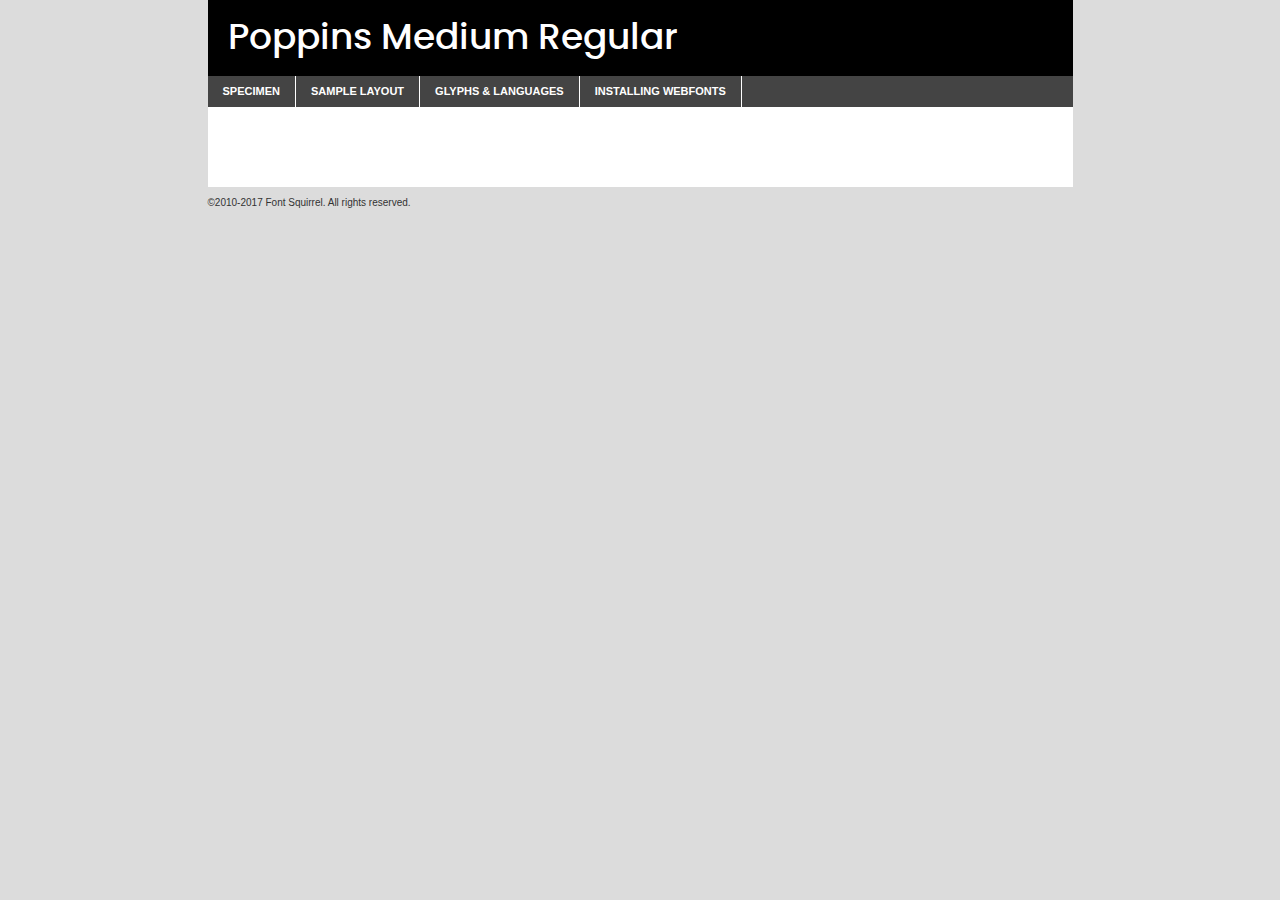
<file: Casa Prandi/components/fonts/poppins-medium-demo.html>
<!DOCTYPE html PUBLIC "-//W3C//DTD XHTML 1.0 Transitional//EN"
	"http://www.w3.org/TR/xhtml1/DTD/xhtml1-transitional.dtd">

<html xmlns="http://www.w3.org/1999/xhtml" xml:lang="en" lang="en">
<head>
	<meta http-equiv="Content-Type" content="text/html; charset=utf-8" />
	<script src="http://ajax.googleapis.com/ajax/libs/jquery/1.7.2/jquery.min.js" type="text/javascript" charset="utf-8"></script>
	<script type="text/javascript">
	(function($){$.fn.easyTabs=function(option){var param=jQuery.extend({fadeSpeed:"fast",defaultContent:1,activeClass:'active'},option);$(this).each(function(){var thisId="#"+this.id;if(param.defaultContent==''){param.defaultContent=1;}
	if(typeof param.defaultContent=="number")
	{var defaultTab=$(thisId+" .tabs li:eq("+(param.defaultContent-1)+") a").attr('href').substr(1);}else{var defaultTab=param.defaultContent;}
	$(thisId+" .tabs li a").each(function(){var tabToHide=$(this).attr('href').substr(1);$("#"+tabToHide).addClass('easytabs-tab-content');});hideAll();changeContent(defaultTab);function hideAll(){$(thisId+" .easytabs-tab-content").hide();}
	function changeContent(tabId){hideAll();$(thisId+" .tabs li").removeClass(param.activeClass);$(thisId+" .tabs li a[href=#"+tabId+"]").closest('li').addClass(param.activeClass);if(param.fadeSpeed!="none")
	{$(thisId+" #"+tabId).fadeIn(param.fadeSpeed);}else{$(thisId+" #"+tabId).show();}}
	$(thisId+" .tabs li").click(function(){var tabId=$(this).find('a').attr('href').substr(1);changeContent(tabId);return false;});});}})(jQuery);
	</script>
	<link rel="stylesheet" href="specimen_files/specimen_stylesheet.css" type="text/css" charset="utf-8" />
	<link rel="stylesheet" href="stylesheet.css" type="text/css" charset="utf-8" />

	<style type="text/css">
					body{
				font-family: 'poppinsmedium';
							}
		</style>

	<title>Poppins Medium Regular Specimen</title>
	
	
	<script type="text/javascript" charset="utf-8">
		$(document).ready(function() {
			$('#container').easyTabs({defaultContent:1});
		});
	</script>
</head>

<body>
<div id="container">
	<div id="header">
		Poppins Medium Regular	</div>
	<ul class="tabs">
		<li><a href="#specimen">Specimen</a></li>
		<li><a href="#layout">Sample Layout</a></li>
				<li><a href="#glyphs">Glyphs &amp; Languages</a></li>
		<li><a href="#installing">Installing Webfonts</a></li>
		
	</ul>
	
	<div id="main_content">

		
			<div id="specimen">
		
				<div class="section">
					<div class="grid12 firstcol">
						<div class="huge">AaBb</div>
					</div>
				</div>
		
				<div class="section">
					<div class="glyph_range">A&#x200B;B&#x200b;C&#x200b;D&#x200b;E&#x200b;F&#x200b;G&#x200b;H&#x200b;I&#x200b;J&#x200b;K&#x200b;L&#x200b;M&#x200b;N&#x200b;O&#x200b;P&#x200b;Q&#x200b;R&#x200b;S&#x200b;T&#x200b;U&#x200b;V&#x200b;W&#x200b;X&#x200b;Y&#x200b;Z&#x200b;a&#x200b;b&#x200b;c&#x200b;d&#x200b;e&#x200b;f&#x200b;g&#x200b;h&#x200b;i&#x200b;j&#x200b;k&#x200b;l&#x200b;m&#x200b;n&#x200b;o&#x200b;p&#x200b;q&#x200b;r&#x200b;s&#x200b;t&#x200b;u&#x200b;v&#x200b;w&#x200b;x&#x200b;y&#x200b;z&#x200b;1&#x200b;2&#x200b;3&#x200b;4&#x200b;5&#x200b;6&#x200b;7&#x200b;8&#x200b;9&#x200b;0&#x200b;&amp;&#x200b;.&#x200b;,&#x200b;?&#x200b;!&#x200b;&#64;&#x200b;(&#x200b;)&#x200b;#&#x200b;$&#x200b;%&#x200b;*&#x200b;+&#x200b;-&#x200b;=&#x200b;:&#x200b;;</div>
				</div>
				<div class="section">
					<div class="grid12 firstcol">
						<table class="sample_table">
							<tr><td>10</td><td class="size10">abcdefghijklmnopqrstuvwxyzABCDEFGHIJKLMNOPQRSTUVWXYZ0123456789abcdefghijklmnopqrstuvwxyzABCDEFGHIJKLMNOPQRSTUVWXYZ0123456789abcdefghijklmnopqrstuvwxyzABCDEFGHIJKLMNOPQRSTUVWXYZ</td></tr>
							<tr><td>11</td><td class="size11">abcdefghijklmnopqrstuvwxyzABCDEFGHIJKLMNOPQRSTUVWXYZ0123456789abcdefghijklmnopqrstuvwxyzABCDEFGHIJKLMNOPQRSTUVWXYZ0123456789abcdefghijklmnopqrstuvwxyzABCDEFGHIJKLMNOPQRSTUVWXYZ</td></tr>
							<tr><td>12</td><td class="size12">abcdefghijklmnopqrstuvwxyzABCDEFGHIJKLMNOPQRSTUVWXYZ0123456789abcdefghijklmnopqrstuvwxyzABCDEFGHIJKLMNOPQRSTUVWXYZ0123456789abcdefghijklmnopqrstuvwxyzABCDEFGHIJKLMNOPQRSTUVWXYZ</td></tr>
							<tr><td>13</td><td class="size13">abcdefghijklmnopqrstuvwxyzABCDEFGHIJKLMNOPQRSTUVWXYZ0123456789abcdefghijklmnopqrstuvwxyzABCDEFGHIJKLMNOPQRSTUVWXYZ0123456789abcdefghijklmnopqrstuvwxyzABCDEFGHIJKLMNOPQRSTUVWXYZ</td></tr>
							<tr><td>14</td><td class="size14">abcdefghijklmnopqrstuvwxyzABCDEFGHIJKLMNOPQRSTUVWXYZ0123456789abcdefghijklmnopqrstuvwxyzABCDEFGHIJKLMNOPQRSTUVWXYZ0123456789abcdefghijklmnopqrstuvwxyzABCDEFGHIJKLMNOPQRSTUVWXYZ</td></tr>
							<tr><td>16</td><td class="size16">abcdefghijklmnopqrstuvwxyzABCDEFGHIJKLMNOPQRSTUVWXYZ0123456789abcdefghijklmnopqrstuvwxyzABCDEFGHIJKLMNOPQRSTUVWXYZ</td></tr>
							<tr><td>18</td><td class="size18">abcdefghijklmnopqrstuvwxyzABCDEFGHIJKLMNOPQRSTUVWXYZ0123456789abcdefghijklmnopqrstuvwxyzABCDEFGHIJKLMNOPQRSTUVWXYZ</td></tr>
							<tr><td>20</td><td class="size20">abcdefghijklmnopqrstuvwxyzABCDEFGHIJKLMNOPQRSTUVWXYZ0123456789abcdefghijklmnopqrstuvwxyzABCDEFGHIJKLMNOPQRSTUVWXYZ</td></tr>
							<tr><td>24</td><td class="size24">abcdefghijklmnopqrstuvwxyzABCDEFGHIJKLMNOPQRSTUVWXYZ0123456789abcdefghijklmnopqrstuvwxyzABCDEFGHIJKLMNOPQRSTUVWXYZ</td></tr>
							<tr><td>30</td><td class="size30">abcdefghijklmnopqrstuvwxyzABCDEFGHIJKLMNOPQRSTUVWXYZ0123456789abcdefghijklmnopqrstuvwxyzABCDEFGHIJKLMNOPQRSTUVWXYZ</td></tr>
							<tr><td>36</td><td class="size36">abcdefghijklmnopqrstuvwxyzABCDEFGHIJKLMNOPQRSTUVWXYZ0123456789abcdefghijklmnopqrstuvwxyzABCDEFGHIJKLMNOPQRSTUVWXYZ</td></tr>
							<tr><td>48</td><td class="size48">abcdefghijklmnopqrstuvwxyzABCDEFGHIJKLMNOPQRSTUVWXYZ0123456789abcdefghijklmnopqrstuvwxyzABCDEFGHIJKLMNOPQRSTUVWXYZ</td></tr>
							<tr><td>60</td><td class="size60">abcdefghijklmnopqrstuvwxyzABCDEFGHIJKLMNOPQRSTUVWXYZ0123456789abcdefghijklmnopqrstuvwxyzABCDEFGHIJKLMNOPQRSTUVWXYZ</td></tr>
							<tr><td>72</td><td class="size72">abcdefghijklmnopqrstuvwxyzABCDEFGHIJKLMNOPQRSTUVWXYZ0123456789abcdefghijklmnopqrstuvwxyzABCDEFGHIJKLMNOPQRSTUVWXYZ</td></tr>
							<tr><td>90</td><td class="size90">abcdefghijklmnopqrstuvwxyzABCDEFGHIJKLMNOPQRSTUVWXYZ0123456789abcdefghijklmnopqrstuvwxyzABCDEFGHIJKLMNOPQRSTUVWXYZ</td></tr>
						</table>
				
					</div>
			
				</div>
		
		
		
								<div class="section" id="bodycomparison">


										<div id="xheight">
				<div class="fontbody">&#x25FC;&#x25FC;&#x25FC;&#x25FC;&#x25FC;&#x25FC;&#x25FC;&#x25FC;&#x25FC;&#x25FC;&#x25FC;&#x25FC;&#x25FC;&#x25FC;&#x25FC;&#x25FC;&#x25FC;&#x25FC;&#x25FC;&#x25FC;&#x25FC;&#x25FC;&#x25FC;&#x25FC;&#x25FC;&#x25FC;&#x25FC;&#x25FC;&#x25FC;&#x25FC;&#x25FC;&#x25FC;&#x25FC;&#x25FC;&#x25FC;&#x25FC;&#x25FC;&#x25FC;&#x25FC;&#x25FC;&#x25FC;&#x25FC;&#x25FC;&#x25FC;&#x25FC;&#x25FC;&#x25FC;&#x25FC;&#x25FC;&#x25FC;&#x25FC;&#x25FC;&#x25FC;&#x25FC;&#x25FC;&#x25FC;&#x25FC;&#x25FC;&#x25FC;&#x25FC;&#x25FC;&#x25FC;&#x25FC;&#x25FC;&#x25FC;&#x25FC;&#x25FC;&#x25FC;&#x25FC;&#x25FC;&#x25FC;&#x25FC;&#x25FC;&#x25FC;&#x25FC;&#x25FC;&#x25FC;&#x25FC;&#x25FC;&#x25FC;&#x25FC;&#x25FC;&#x25FC;&#x25FC;&#x25FC;&#x25FC;&#x25FC;&#x25FC;&#x25FC;&#x25FC;&#x25FC;&#x25FC;&#x25FC;&#x25FC;&#x25FC;&#x25FC;&#x25FC;&#x25FC;&#x25FC;body</div><div class="arialbody">body</div><div class="verdanabody">body</div><div class="georgiabody">body</div></div>
										<div class="fontbody" style="z-index:1">
											body<span>Poppins Medium Regular</span>
										</div>
										<div class="arialbody" style="z-index:1">
											body<span>Arial</span>
										</div>
										<div class="verdanabody" style="z-index:1">
											body<span>Verdana</span>
										</div>
										<div class="georgiabody" style="z-index:1">
											body<span>Georgia</span>
										</div>



								</div>
		
		
				<div class="section psample psample_row1" id="">
					
					<div class="grid2 firstcol">
						<p class="size10"><span>10.</span>Aenean lacinia bibendum nulla sed consectetur. Fusce dapibus, tellus ac cursus commodo, tortor mauris condimentum nibh, ut fermentum massa justo sit amet risus. Nullam id dolor id nibh ultricies vehicula ut id elit. Cum sociis natoque penatibus et magnis dis parturient montes, nascetur ridiculus mus. Nulla vitae elit libero, a pharetra augue.</p>
			
					</div>
					<div class="grid3">
						<p class="size11"><span>11.</span>Aenean lacinia bibendum nulla sed consectetur. Fusce dapibus, tellus ac cursus commodo, tortor mauris condimentum nibh, ut fermentum massa justo sit amet risus. Nullam id dolor id nibh ultricies vehicula ut id elit. Cum sociis natoque penatibus et magnis dis parturient montes, nascetur ridiculus mus. Nulla vitae elit libero, a pharetra augue.</p>
			
					</div>
					<div class="grid3">
						<p class="size12"><span>12.</span>Aenean lacinia bibendum nulla sed consectetur. Fusce dapibus, tellus ac cursus commodo, tortor mauris condimentum nibh, ut fermentum massa justo sit amet risus. Nullam id dolor id nibh ultricies vehicula ut id elit. Cum sociis natoque penatibus et magnis dis parturient montes, nascetur ridiculus mus. Nulla vitae elit libero, a pharetra augue.</p>
			
					</div>
					<div class="grid4">
						<p class="size13"><span>13.</span>Aenean lacinia bibendum nulla sed consectetur. Fusce dapibus, tellus ac cursus commodo, tortor mauris condimentum nibh, ut fermentum massa justo sit amet risus. Nullam id dolor id nibh ultricies vehicula ut id elit. Cum sociis natoque penatibus et magnis dis parturient montes, nascetur ridiculus mus. Nulla vitae elit libero, a pharetra augue.</p>
			
					</div>
					<div class="white_blend"></div>
					
				</div>
				<div class="section psample psample_row2" id="">
					<div class="grid3 firstcol">
						<p class="size14"><span>14.</span>Aenean lacinia bibendum nulla sed consectetur. Fusce dapibus, tellus ac cursus commodo, tortor mauris condimentum nibh, ut fermentum massa justo sit amet risus. Nullam id dolor id nibh ultricies vehicula ut id elit. Cum sociis natoque penatibus et magnis dis parturient montes, nascetur ridiculus mus. Nulla vitae elit libero, a pharetra augue.</p>
			
					</div>
					<div class="grid4">
						<p class="size16"><span>16.</span>Aenean lacinia bibendum nulla sed consectetur. Fusce dapibus, tellus ac cursus commodo, tortor mauris condimentum nibh, ut fermentum massa justo sit amet risus. Nullam id dolor id nibh ultricies vehicula ut id elit. Cum sociis natoque penatibus et magnis dis parturient montes, nascetur ridiculus mus. Nulla vitae elit libero, a pharetra augue.</p>
			
					</div>
					<div class="grid5">
						<p class="size18"><span>18.</span>Aenean lacinia bibendum nulla sed consectetur. Fusce dapibus, tellus ac cursus commodo, tortor mauris condimentum nibh, ut fermentum massa justo sit amet risus. Nullam id dolor id nibh ultricies vehicula ut id elit. Cum sociis natoque penatibus et magnis dis parturient montes, nascetur ridiculus mus. Nulla vitae elit libero, a pharetra augue.</p>
			
					</div>

					<div class="white_blend"></div>

				</div>
				
				<div class="section psample psample_row3" id="">
					<div class="grid5 firstcol">
						<p class="size20"><span>20.</span>Aenean lacinia bibendum nulla sed consectetur. Fusce dapibus, tellus ac cursus commodo, tortor mauris condimentum nibh, ut fermentum massa justo sit amet risus. Nullam id dolor id nibh ultricies vehicula ut id elit. Cum sociis natoque penatibus et magnis dis parturient montes, nascetur ridiculus mus. Nulla vitae elit libero, a pharetra augue.</p>
					</div>
					<div class="grid7">
						<p class="size24"><span>24.</span>Aenean lacinia bibendum nulla sed consectetur. Fusce dapibus, tellus ac cursus commodo, tortor mauris condimentum nibh, ut fermentum massa justo sit amet risus. Nullam id dolor id nibh ultricies vehicula ut id elit. Cum sociis natoque penatibus et magnis dis parturient montes, nascetur ridiculus mus. Nulla vitae elit libero, a pharetra augue.</p>
					</div>
					
					<div class="white_blend"></div>
					
				</div>
				
				<div class="section psample psample_row4" id="">
					<div class="grid12 firstcol">
						<p class="size30"><span>30.</span>Aenean lacinia bibendum nulla sed consectetur. Fusce dapibus, tellus ac cursus commodo, tortor mauris condimentum nibh, ut fermentum massa justo sit amet risus. Nullam id dolor id nibh ultricies vehicula ut id elit. Cum sociis natoque penatibus et magnis dis parturient montes, nascetur ridiculus mus. Nulla vitae elit libero, a pharetra augue.</p>
					</div>
					<div class="white_blend"></div>
					
				</div>
				
				
				
				<div class="section psample psample_row1 fullreverse">
					<div class="grid2 firstcol">
						<p class="size10"><span>10.</span>Aenean lacinia bibendum nulla sed consectetur. Fusce dapibus, tellus ac cursus commodo, tortor mauris condimentum nibh, ut fermentum massa justo sit amet risus. Nullam id dolor id nibh ultricies vehicula ut id elit. Cum sociis natoque penatibus et magnis dis parturient montes, nascetur ridiculus mus. Nulla vitae elit libero, a pharetra augue.</p>
			
					</div>
					<div class="grid3">
						<p class="size11"><span>11.</span>Aenean lacinia bibendum nulla sed consectetur. Fusce dapibus, tellus ac cursus commodo, tortor mauris condimentum nibh, ut fermentum massa justo sit amet risus. Nullam id dolor id nibh ultricies vehicula ut id elit. Cum sociis natoque penatibus et magnis dis parturient montes, nascetur ridiculus mus. Nulla vitae elit libero, a pharetra augue.</p>
			
					</div>
					<div class="grid3">
						<p class="size12"><span>12.</span>Aenean lacinia bibendum nulla sed consectetur. Fusce dapibus, tellus ac cursus commodo, tortor mauris condimentum nibh, ut fermentum massa justo sit amet risus. Nullam id dolor id nibh ultricies vehicula ut id elit. Cum sociis natoque penatibus et magnis dis parturient montes, nascetur ridiculus mus. Nulla vitae elit libero, a pharetra augue.</p>
			
					</div>
					<div class="grid4">
						<p class="size13"><span>13.</span>Aenean lacinia bibendum nulla sed consectetur. Fusce dapibus, tellus ac cursus commodo, tortor mauris condimentum nibh, ut fermentum massa justo sit amet risus. Nullam id dolor id nibh ultricies vehicula ut id elit. Cum sociis natoque penatibus et magnis dis parturient montes, nascetur ridiculus mus. Nulla vitae elit libero, a pharetra augue.</p>
			
					</div>
					<div class="black_blend"></div>
					
				</div>
				
				<div class="section psample psample_row2 fullreverse">
					<div class="grid3 firstcol">
						<p class="size14"><span>14.</span>Aenean lacinia bibendum nulla sed consectetur. Fusce dapibus, tellus ac cursus commodo, tortor mauris condimentum nibh, ut fermentum massa justo sit amet risus. Nullam id dolor id nibh ultricies vehicula ut id elit. Cum sociis natoque penatibus et magnis dis parturient montes, nascetur ridiculus mus. Nulla vitae elit libero, a pharetra augue.</p>
			
					</div>
					<div class="grid4">
						<p class="size16"><span>16.</span>Aenean lacinia bibendum nulla sed consectetur. Fusce dapibus, tellus ac cursus commodo, tortor mauris condimentum nibh, ut fermentum massa justo sit amet risus. Nullam id dolor id nibh ultricies vehicula ut id elit. Cum sociis natoque penatibus et magnis dis parturient montes, nascetur ridiculus mus. Nulla vitae elit libero, a pharetra augue.</p>
			
					</div>
					<div class="grid5">
						<p class="size18"><span>18.</span>Aenean lacinia bibendum nulla sed consectetur. Fusce dapibus, tellus ac cursus commodo, tortor mauris condimentum nibh, ut fermentum massa justo sit amet risus. Nullam id dolor id nibh ultricies vehicula ut id elit. Cum sociis natoque penatibus et magnis dis parturient montes, nascetur ridiculus mus. Nulla vitae elit libero, a pharetra augue.</p>
			
					</div>
					<div class="black_blend"></div>

				</div>
				
				<div class="section psample fullreverse psample_row3" id="">
					<div class="grid5 firstcol">
						<p class="size20"><span>20.</span>Aenean lacinia bibendum nulla sed consectetur. Fusce dapibus, tellus ac cursus commodo, tortor mauris condimentum nibh, ut fermentum massa justo sit amet risus. Nullam id dolor id nibh ultricies vehicula ut id elit. Cum sociis natoque penatibus et magnis dis parturient montes, nascetur ridiculus mus. Nulla vitae elit libero, a pharetra augue.</p>
					</div>
					<div class="grid7">
						<p class="size24"><span>24.</span>Aenean lacinia bibendum nulla sed consectetur. Fusce dapibus, tellus ac cursus commodo, tortor mauris condimentum nibh, ut fermentum massa justo sit amet risus. Nullam id dolor id nibh ultricies vehicula ut id elit. Cum sociis natoque penatibus et magnis dis parturient montes, nascetur ridiculus mus. Nulla vitae elit libero, a pharetra augue.</p>
					</div>
					
					<div class="black_blend"></div>
					
				</div>
				
				<div class="section psample fullreverse psample_row4" id="" style="border-bottom: 20px #000 solid;">
					<div class="grid12 firstcol">
						<p class="size30"><span>30.</span>Aenean lacinia bibendum nulla sed consectetur. Fusce dapibus, tellus ac cursus commodo, tortor mauris condimentum nibh, ut fermentum massa justo sit amet risus. Nullam id dolor id nibh ultricies vehicula ut id elit. Cum sociis natoque penatibus et magnis dis parturient montes, nascetur ridiculus mus. Nulla vitae elit libero, a pharetra augue.</p>
					</div>
					<div class="black_blend"></div>
					
				</div>
				
				
				
				
			</div>
			
			<div id="layout">
				
				<div class="section">
					
					<div class="grid12 firstcol">
						<h1>Lorem Ipsum Dolor</h1>
						<h2>Etiam porta sem malesuada magna mollis euismod</h2>
						
						<p class="byline">By <a href="#link">Aenean Lacinia</a></p>
					</div>
				</div>
				<div class="section">
					<div class="grid8 firstcol">
						<p class="large">Donec sed odio dui. Morbi leo risus, porta ac consectetur ac, vestibulum at eros. Fusce dapibus, tellus ac cursus commodo, tortor mauris condimentum nibh, ut fermentum massa justo sit amet risus. </p>

						
						<h3>Pellentesque ornare sem</h3>

						<p>Maecenas sed diam eget risus varius blandit sit amet non magna. Maecenas faucibus mollis interdum. Donec ullamcorper nulla non metus auctor fringilla. Nullam id dolor id nibh ultricies vehicula ut id elit. Nullam id dolor id nibh ultricies vehicula ut id elit. </p>

						<p>Aenean eu leo quam. Pellentesque ornare sem lacinia quam venenatis vestibulum. Lorem ipsum dolor sit amet, consectetur adipiscing elit. Cum sociis natoque penatibus et magnis dis parturient montes, nascetur ridiculus mus. </p>

						<p>Nulla vitae elit libero, a pharetra augue. Praesent commodo cursus magna, vel scelerisque nisl consectetur et. Aenean lacinia bibendum nulla sed consectetur. </p>

						<p>Nullam quis risus eget urna mollis ornare vel eu leo. Nullam quis risus eget urna mollis ornare vel eu leo. Maecenas sed diam eget risus varius blandit sit amet non magna. Donec ullamcorper nulla non metus auctor fringilla. </p>

						<h3>Cras mattis consectetur</h3>

						<p>Aenean eu leo quam. Pellentesque ornare sem lacinia quam venenatis vestibulum. Aenean lacinia bibendum nulla sed consectetur. Integer posuere erat a ante venenatis dapibus posuere velit aliquet. Cras mattis consectetur purus sit amet fermentum. </p>

						<p>Nullam id dolor id nibh ultricies vehicula ut id elit. Nullam quis risus eget urna mollis ornare vel eu leo. Cras mattis consectetur purus sit amet fermentum.</p>
					</div>
					
					<div class="grid4 sidebar">
						
						<div class="box reverse">
							<p class="last">Nullam quis risus eget urna mollis ornare vel eu leo. Donec ullamcorper nulla non metus auctor fringilla. Cras mattis consectetur purus sit amet fermentum. Sed posuere consectetur est at lobortis. Lorem ipsum dolor sit amet, consectetur adipiscing elit. </p>
						</div>
						
						<p class="caption">Maecenas sed diam eget risus varius.</p>

						<p>Vestibulum id ligula porta felis euismod semper. Integer posuere erat a ante venenatis dapibus posuere velit aliquet. Vestibulum id ligula porta felis euismod semper. Sed posuere consectetur est at lobortis. Maecenas sed diam eget risus varius blandit sit amet non magna. Fusce dapibus, tellus ac cursus commodo, tortor mauris condimentum nibh, ut fermentum massa justo sit amet risus. </p>

					

						<p>Duis mollis, est non commodo luctus, nisi erat porttitor ligula, eget lacinia odio sem nec elit. Aenean lacinia bibendum nulla sed consectetur. Vivamus sagittis lacus vel augue laoreet rutrum faucibus dolor auctor. Aenean lacinia bibendum nulla sed consectetur. Nullam quis risus eget urna mollis ornare vel eu leo. </p>

						<p>Praesent commodo cursus magna, vel scelerisque nisl consectetur et. Donec ullamcorper nulla non metus auctor fringilla. Maecenas faucibus mollis interdum. Fusce dapibus, tellus ac cursus commodo, tortor mauris condimentum nibh, ut fermentum massa justo sit amet risus. </p>

					</div>
				</div>
				
			</div>


			



		<div id="glyphs">
			<div class="section">
				<div class="grid12 firstcol">
			
				<h1>Language Support</h1>
				<p>The subset of Poppins Medium Regular in this kit supports the following languages:<br />
			
					Albanian, Basque, Breton, Chamorro, Danish, Dutch, English, Faroese, Finnish, French, Frisian, Galician, German, Icelandic, Italian, Malagasy, Norwegian, Portuguese, Spanish, Alsatian, Aragonese, Arapaho, Arrernte, Asturian, Aymara, Bislama, Cebuano, Corsican, Fijian, French_creole, Genoese, Gilbertese, Greenlandic, Haitian_creole, Hiligaynon, Hmong, Hopi, Ibanag, Iloko_ilokano, Indonesian, Interglossa_glosa, Interlingua, Irish_gaelic, Jerriais, Lojban, Lombard, Luxembourgeois, Manx, Mohawk, Norfolk_pitcairnese, Occitan, Oromo, Pangasinan, Papiamento, Piedmontese, Potawatomi, Rhaeto-romance, Romansh, Rotokas, Sami_lule, Samoan, Sardinian, Scots_gaelic, Seychelles_creole, Shona, Sicilian, Somali, Southern_ndebele, Swahili, Swati_swazi, Tagalog_filipino_pilipino, Tetum, Tok_pisin, Uyghur_latinized, Volapuk, Walloon, Warlpiri, Xhosa, Yapese, Zulu, Latinbasic, Ubasic, Demo				</p>
				<h1>Glyph Chart</h1>
				<p>The subset of Poppins Medium Regular in this kit includes all the glyphs listed below. Unicode entities are included above each glyph to help you insert individual characters into your layout.</p>
				<div id="glyph_chart">
			
																														 <div><p>&amp;#13;</p>&#13;</div>
																				 <div><p>&amp;#32;</p>&#32;</div>
																				 <div><p>&amp;#33;</p>&#33;</div>
																				 <div><p>&amp;#34;</p>&#34;</div>
																				 <div><p>&amp;#35;</p>&#35;</div>
																				 <div><p>&amp;#36;</p>&#36;</div>
																				 <div><p>&amp;#37;</p>&#37;</div>
																				 <div><p>&amp;#38;</p>&#38;</div>
																				 <div><p>&amp;#39;</p>&#39;</div>
																				 <div><p>&amp;#40;</p>&#40;</div>
																				 <div><p>&amp;#41;</p>&#41;</div>
																				 <div><p>&amp;#42;</p>&#42;</div>
																				 <div><p>&amp;#43;</p>&#43;</div>
																				 <div><p>&amp;#44;</p>&#44;</div>
																				 <div><p>&amp;#45;</p>&#45;</div>
																				 <div><p>&amp;#46;</p>&#46;</div>
																				 <div><p>&amp;#47;</p>&#47;</div>
																				 <div><p>&amp;#48;</p>&#48;</div>
																				 <div><p>&amp;#49;</p>&#49;</div>
																				 <div><p>&amp;#50;</p>&#50;</div>
																				 <div><p>&amp;#51;</p>&#51;</div>
																				 <div><p>&amp;#52;</p>&#52;</div>
																				 <div><p>&amp;#53;</p>&#53;</div>
																				 <div><p>&amp;#54;</p>&#54;</div>
																				 <div><p>&amp;#55;</p>&#55;</div>
																				 <div><p>&amp;#56;</p>&#56;</div>
																				 <div><p>&amp;#57;</p>&#57;</div>
																				 <div><p>&amp;#58;</p>&#58;</div>
																				 <div><p>&amp;#59;</p>&#59;</div>
																				 <div><p>&amp;#60;</p>&#60;</div>
																				 <div><p>&amp;#61;</p>&#61;</div>
																				 <div><p>&amp;#62;</p>&#62;</div>
																				 <div><p>&amp;#63;</p>&#63;</div>
																				 <div><p>&amp;#64;</p>&#64;</div>
																				 <div><p>&amp;#65;</p>&#65;</div>
																				 <div><p>&amp;#66;</p>&#66;</div>
																				 <div><p>&amp;#67;</p>&#67;</div>
																				 <div><p>&amp;#68;</p>&#68;</div>
																				 <div><p>&amp;#69;</p>&#69;</div>
																				 <div><p>&amp;#70;</p>&#70;</div>
																				 <div><p>&amp;#71;</p>&#71;</div>
																				 <div><p>&amp;#72;</p>&#72;</div>
																				 <div><p>&amp;#73;</p>&#73;</div>
																				 <div><p>&amp;#74;</p>&#74;</div>
																				 <div><p>&amp;#75;</p>&#75;</div>
																				 <div><p>&amp;#76;</p>&#76;</div>
																				 <div><p>&amp;#77;</p>&#77;</div>
																				 <div><p>&amp;#78;</p>&#78;</div>
																				 <div><p>&amp;#79;</p>&#79;</div>
																				 <div><p>&amp;#80;</p>&#80;</div>
																				 <div><p>&amp;#81;</p>&#81;</div>
																				 <div><p>&amp;#82;</p>&#82;</div>
																				 <div><p>&amp;#83;</p>&#83;</div>
																				 <div><p>&amp;#84;</p>&#84;</div>
																				 <div><p>&amp;#85;</p>&#85;</div>
																				 <div><p>&amp;#86;</p>&#86;</div>
																				 <div><p>&amp;#87;</p>&#87;</div>
																				 <div><p>&amp;#88;</p>&#88;</div>
																				 <div><p>&amp;#89;</p>&#89;</div>
																				 <div><p>&amp;#90;</p>&#90;</div>
																				 <div><p>&amp;#91;</p>&#91;</div>
																				 <div><p>&amp;#92;</p>&#92;</div>
																				 <div><p>&amp;#93;</p>&#93;</div>
																				 <div><p>&amp;#94;</p>&#94;</div>
																				 <div><p>&amp;#95;</p>&#95;</div>
																				 <div><p>&amp;#96;</p>&#96;</div>
																				 <div><p>&amp;#97;</p>&#97;</div>
																				 <div><p>&amp;#98;</p>&#98;</div>
																				 <div><p>&amp;#99;</p>&#99;</div>
																				 <div><p>&amp;#100;</p>&#100;</div>
																				 <div><p>&amp;#101;</p>&#101;</div>
																				 <div><p>&amp;#102;</p>&#102;</div>
																				 <div><p>&amp;#103;</p>&#103;</div>
																				 <div><p>&amp;#104;</p>&#104;</div>
																				 <div><p>&amp;#105;</p>&#105;</div>
																				 <div><p>&amp;#106;</p>&#106;</div>
																				 <div><p>&amp;#107;</p>&#107;</div>
																				 <div><p>&amp;#108;</p>&#108;</div>
																				 <div><p>&amp;#109;</p>&#109;</div>
																				 <div><p>&amp;#110;</p>&#110;</div>
																				 <div><p>&amp;#111;</p>&#111;</div>
																				 <div><p>&amp;#112;</p>&#112;</div>
																				 <div><p>&amp;#113;</p>&#113;</div>
																				 <div><p>&amp;#114;</p>&#114;</div>
																				 <div><p>&amp;#115;</p>&#115;</div>
																				 <div><p>&amp;#116;</p>&#116;</div>
																				 <div><p>&amp;#117;</p>&#117;</div>
																				 <div><p>&amp;#118;</p>&#118;</div>
																				 <div><p>&amp;#119;</p>&#119;</div>
																				 <div><p>&amp;#120;</p>&#120;</div>
																				 <div><p>&amp;#121;</p>&#121;</div>
																				 <div><p>&amp;#122;</p>&#122;</div>
																				 <div><p>&amp;#123;</p>&#123;</div>
																				 <div><p>&amp;#124;</p>&#124;</div>
																				 <div><p>&amp;#125;</p>&#125;</div>
																				 <div><p>&amp;#126;</p>&#126;</div>
																				 <div><p>&amp;#160;</p>&#160;</div>
																				 <div><p>&amp;#161;</p>&#161;</div>
																				 <div><p>&amp;#162;</p>&#162;</div>
																				 <div><p>&amp;#163;</p>&#163;</div>
																				 <div><p>&amp;#164;</p>&#164;</div>
																				 <div><p>&amp;#165;</p>&#165;</div>
																				 <div><p>&amp;#166;</p>&#166;</div>
																				 <div><p>&amp;#167;</p>&#167;</div>
																				 <div><p>&amp;#168;</p>&#168;</div>
																				 <div><p>&amp;#169;</p>&#169;</div>
																				 <div><p>&amp;#170;</p>&#170;</div>
																				 <div><p>&amp;#171;</p>&#171;</div>
																				 <div><p>&amp;#172;</p>&#172;</div>
																				 <div><p>&amp;#173;</p>&#173;</div>
																				 <div><p>&amp;#174;</p>&#174;</div>
																				 <div><p>&amp;#175;</p>&#175;</div>
																				 <div><p>&amp;#176;</p>&#176;</div>
																				 <div><p>&amp;#177;</p>&#177;</div>
																				 <div><p>&amp;#178;</p>&#178;</div>
																				 <div><p>&amp;#179;</p>&#179;</div>
																				 <div><p>&amp;#180;</p>&#180;</div>
																				 <div><p>&amp;#181;</p>&#181;</div>
																				 <div><p>&amp;#182;</p>&#182;</div>
																				 <div><p>&amp;#183;</p>&#183;</div>
																				 <div><p>&amp;#184;</p>&#184;</div>
																				 <div><p>&amp;#185;</p>&#185;</div>
																				 <div><p>&amp;#186;</p>&#186;</div>
																				 <div><p>&amp;#187;</p>&#187;</div>
																				 <div><p>&amp;#188;</p>&#188;</div>
																				 <div><p>&amp;#189;</p>&#189;</div>
																				 <div><p>&amp;#190;</p>&#190;</div>
																				 <div><p>&amp;#191;</p>&#191;</div>
																				 <div><p>&amp;#192;</p>&#192;</div>
																				 <div><p>&amp;#193;</p>&#193;</div>
																				 <div><p>&amp;#194;</p>&#194;</div>
																				 <div><p>&amp;#195;</p>&#195;</div>
																				 <div><p>&amp;#196;</p>&#196;</div>
																				 <div><p>&amp;#197;</p>&#197;</div>
																				 <div><p>&amp;#198;</p>&#198;</div>
																				 <div><p>&amp;#199;</p>&#199;</div>
																				 <div><p>&amp;#200;</p>&#200;</div>
																				 <div><p>&amp;#201;</p>&#201;</div>
																				 <div><p>&amp;#202;</p>&#202;</div>
																				 <div><p>&amp;#203;</p>&#203;</div>
																				 <div><p>&amp;#204;</p>&#204;</div>
																				 <div><p>&amp;#205;</p>&#205;</div>
																				 <div><p>&amp;#206;</p>&#206;</div>
																				 <div><p>&amp;#207;</p>&#207;</div>
																				 <div><p>&amp;#208;</p>&#208;</div>
																				 <div><p>&amp;#209;</p>&#209;</div>
																				 <div><p>&amp;#210;</p>&#210;</div>
																				 <div><p>&amp;#211;</p>&#211;</div>
																				 <div><p>&amp;#212;</p>&#212;</div>
																				 <div><p>&amp;#213;</p>&#213;</div>
																				 <div><p>&amp;#214;</p>&#214;</div>
																				 <div><p>&amp;#215;</p>&#215;</div>
																				 <div><p>&amp;#216;</p>&#216;</div>
																				 <div><p>&amp;#217;</p>&#217;</div>
																				 <div><p>&amp;#218;</p>&#218;</div>
																				 <div><p>&amp;#219;</p>&#219;</div>
																				 <div><p>&amp;#220;</p>&#220;</div>
																				 <div><p>&amp;#221;</p>&#221;</div>
																				 <div><p>&amp;#222;</p>&#222;</div>
																				 <div><p>&amp;#223;</p>&#223;</div>
																				 <div><p>&amp;#224;</p>&#224;</div>
																				 <div><p>&amp;#225;</p>&#225;</div>
																				 <div><p>&amp;#226;</p>&#226;</div>
																				 <div><p>&amp;#227;</p>&#227;</div>
																				 <div><p>&amp;#228;</p>&#228;</div>
																				 <div><p>&amp;#229;</p>&#229;</div>
																				 <div><p>&amp;#230;</p>&#230;</div>
																				 <div><p>&amp;#231;</p>&#231;</div>
																				 <div><p>&amp;#232;</p>&#232;</div>
																				 <div><p>&amp;#233;</p>&#233;</div>
																				 <div><p>&amp;#234;</p>&#234;</div>
																				 <div><p>&amp;#235;</p>&#235;</div>
																				 <div><p>&amp;#236;</p>&#236;</div>
																				 <div><p>&amp;#237;</p>&#237;</div>
																				 <div><p>&amp;#238;</p>&#238;</div>
																				 <div><p>&amp;#239;</p>&#239;</div>
																				 <div><p>&amp;#240;</p>&#240;</div>
																				 <div><p>&amp;#241;</p>&#241;</div>
																				 <div><p>&amp;#242;</p>&#242;</div>
																				 <div><p>&amp;#243;</p>&#243;</div>
																				 <div><p>&amp;#244;</p>&#244;</div>
																				 <div><p>&amp;#245;</p>&#245;</div>
																				 <div><p>&amp;#246;</p>&#246;</div>
																				 <div><p>&amp;#247;</p>&#247;</div>
																				 <div><p>&amp;#248;</p>&#248;</div>
																				 <div><p>&amp;#249;</p>&#249;</div>
																				 <div><p>&amp;#250;</p>&#250;</div>
																				 <div><p>&amp;#251;</p>&#251;</div>
																				 <div><p>&amp;#252;</p>&#252;</div>
																				 <div><p>&amp;#253;</p>&#253;</div>
																				 <div><p>&amp;#254;</p>&#254;</div>
																				 <div><p>&amp;#255;</p>&#255;</div>
																				 <div><p>&amp;#338;</p>&#338;</div>
																				 <div><p>&amp;#339;</p>&#339;</div>
																				 <div><p>&amp;#376;</p>&#376;</div>
																				 <div><p>&amp;#710;</p>&#710;</div>
																				 <div><p>&amp;#732;</p>&#732;</div>
																				 <div><p>&amp;#8192;</p>&#8192;</div>
																				 <div><p>&amp;#8193;</p>&#8193;</div>
																				 <div><p>&amp;#8194;</p>&#8194;</div>
																				 <div><p>&amp;#8195;</p>&#8195;</div>
																				 <div><p>&amp;#8196;</p>&#8196;</div>
																				 <div><p>&amp;#8197;</p>&#8197;</div>
																				 <div><p>&amp;#8198;</p>&#8198;</div>
																				 <div><p>&amp;#8199;</p>&#8199;</div>
																				 <div><p>&amp;#8200;</p>&#8200;</div>
																				 <div><p>&amp;#8201;</p>&#8201;</div>
																				 <div><p>&amp;#8202;</p>&#8202;</div>
																				 <div><p>&amp;#8208;</p>&#8208;</div>
																				 <div><p>&amp;#8209;</p>&#8209;</div>
																				 <div><p>&amp;#8210;</p>&#8210;</div>
																				 <div><p>&amp;#8211;</p>&#8211;</div>
																				 <div><p>&amp;#8212;</p>&#8212;</div>
																				 <div><p>&amp;#8216;</p>&#8216;</div>
																				 <div><p>&amp;#8217;</p>&#8217;</div>
																				 <div><p>&amp;#8218;</p>&#8218;</div>
																				 <div><p>&amp;#8220;</p>&#8220;</div>
																				 <div><p>&amp;#8221;</p>&#8221;</div>
																				 <div><p>&amp;#8222;</p>&#8222;</div>
																				 <div><p>&amp;#8226;</p>&#8226;</div>
																				 <div><p>&amp;#8230;</p>&#8230;</div>
																				 <div><p>&amp;#8239;</p>&#8239;</div>
																				 <div><p>&amp;#8249;</p>&#8249;</div>
																				 <div><p>&amp;#8250;</p>&#8250;</div>
																				 <div><p>&amp;#8287;</p>&#8287;</div>
																				 <div><p>&amp;#8364;</p>&#8364;</div>
																				 <div><p>&amp;#8482;</p>&#8482;</div>
																				 <div><p>&amp;#9724;</p>&#9724;</div>
																				 <div><p>&amp;#64257;</p>&#64257;</div>
																				 <div><p>&amp;#64258;</p>&#64258;</div>
																																																</div>	
				</div>
		
		
			</div>
		</div>
		
		
		<div id="specs">
			
		</div>
	
		<div id="installing">
			<div class="section">
				<div class="grid7 firstcol">
					<h1>Installing Webfonts</h1>
					
					<p>Webfonts are supported by all major browser platforms but not all in the same way. There are currently four different font formats that must be included in order to target all browsers. This includes TTF, WOFF, EOT and SVG.</p>
					
					<h2>1. Upload your webfonts</h2>
					<p>You must upload your webfont kit to your website. They should be in or near the same directory as your CSS files.</p>
					
					<h2>2. Include the webfont stylesheet</h2>
					<p>A special CSS @font-face declaration helps the various browsers select the appropriate font it needs without causing you a bunch of headaches. Learn more about this syntax by reading the <a href="https://www.fontspring.com/blog/further-hardening-of-the-bulletproof-syntax">Fontspring blog post</a> about it. The code for it is as follows:</p>


<code>
@font-face{ 
	font-family: 'MyWebFont';
	src: url('WebFont.eot');
	src: url('WebFont.eot?#iefix') format('embedded-opentype'),
	     url('WebFont.woff') format('woff'),
	     url('WebFont.ttf') format('truetype'),
	     url('WebFont.svg#webfont') format('svg');
}
</code>

	<p>We've already gone ahead and generated the code for you. All you have to do is link to the stylesheet in your HTML, like this:</p>
	<code>&lt;link rel=&quot;stylesheet&quot; href=&quot;stylesheet.css&quot; type=&quot;text/css&quot; charset=&quot;utf-8&quot; /&gt;</code>

					<h2>3. Modify your own stylesheet</h2>
					<p>To take advantage of your new fonts, you must tell your stylesheet to use them. Look at the original @font-face declaration above and find the property called "font-family." The name linked there will be what you use to reference the font. Prepend that webfont name to the font stack in the "font-family" property, inside the selector you want to change. For example:</p>
<code>p { font-family: 'WebFont', Arial, sans-serif; }</code>

<h2>4. Test</h2>
<p>Getting webfonts to work cross-browser <em>can</em> be tricky. Use the information in the sidebar to help you if you find that fonts aren't loading in a particular browser.</p>
				</div>
				
				<div class="grid5 sidebar">
					<div class="box">
						<h2>Troubleshooting<br />Font-Face Problems</h2>
						<p>Having trouble getting your webfonts to load in your new website? Here are some tips to sort out what might be the problem.</p>

						<h3>Fonts not showing in any browser</h3>

						<p>This sounds like you need to work on the plumbing. You either did not upload the fonts to the correct directory, or you did not link the fonts properly in the CSS. If you've confirmed that all this is correct and you still have a problem, take a look at your .htaccess file and see if requests are getting intercepted.</p>

						<h3>Fonts not loading in iPhone or iPad</h3>

						<p>The most common problem here is that you are serving the fonts from an IIS server. IIS refuses to serve files that have unknown MIME types. If that is the case, you must set the MIME type for SVG to "image/svg+xml" in the server settings. Follow these instructions from Microsoft if you need help.</p>

						<h3>Fonts not loading in Firefox</h3>

						<p>The primary reason for this failure? You are still using a version Firefox older than 3.5. So upgrade already! If that isn't it, then you are very likely serving fonts from a different domain. Firefox requires that all font assets be served from the same domain. Lastly it is possible that you need to add WOFF to your list of MIME types (if you are serving via IIS.)</p>

						<h3>Fonts not loading in IE</h3>

						<p>Are you looking at Internet Explorer on an actual Windows machine or are you cheating by using a service like Adobe BrowserLab? Many of these screenshot services do not render @font-face for IE. Best to test it on a real machine.</p>

						<h3>Fonts not loading in IE9</h3>

						<p>IE9, like Firefox, requires that fonts be served from the same domain as the website. Make sure that is the case.</p>
					</div>
				</div>
			</div>
			
		</div>
	
	</div>
	<div id="footer">
		<p>&copy;2010-2017 Font Squirrel. All rights reserved.</p>
	</div>
</div>
</body>
</html>
</file>
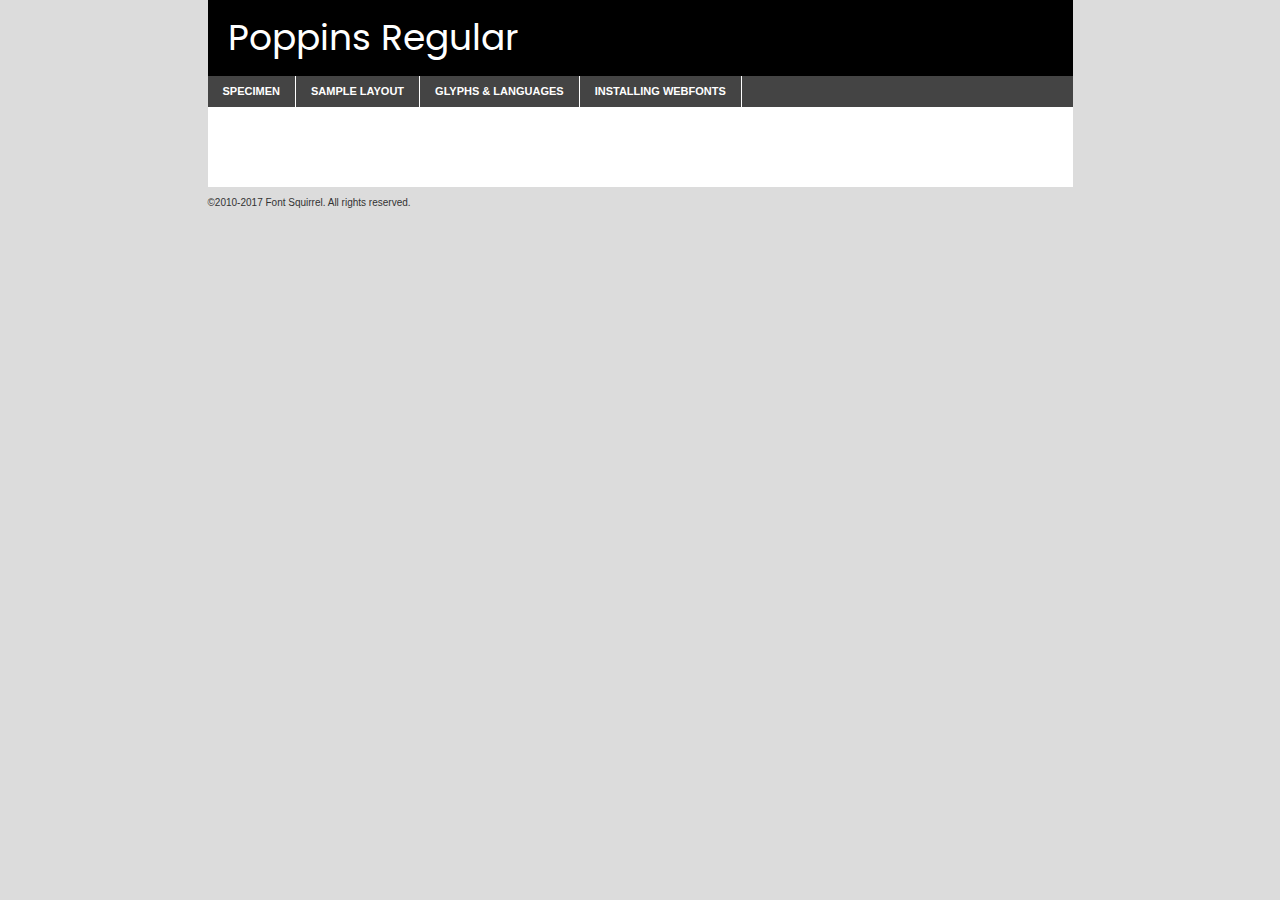
<file: Casa Prandi/components/fonts/poppins-regular-demo.html>
<!DOCTYPE html PUBLIC "-//W3C//DTD XHTML 1.0 Transitional//EN"
	"http://www.w3.org/TR/xhtml1/DTD/xhtml1-transitional.dtd">

<html xmlns="http://www.w3.org/1999/xhtml" xml:lang="en" lang="en">
<head>
	<meta http-equiv="Content-Type" content="text/html; charset=utf-8" />
	<script src="http://ajax.googleapis.com/ajax/libs/jquery/1.7.2/jquery.min.js" type="text/javascript" charset="utf-8"></script>
	<script type="text/javascript">
	(function($){$.fn.easyTabs=function(option){var param=jQuery.extend({fadeSpeed:"fast",defaultContent:1,activeClass:'active'},option);$(this).each(function(){var thisId="#"+this.id;if(param.defaultContent==''){param.defaultContent=1;}
	if(typeof param.defaultContent=="number")
	{var defaultTab=$(thisId+" .tabs li:eq("+(param.defaultContent-1)+") a").attr('href').substr(1);}else{var defaultTab=param.defaultContent;}
	$(thisId+" .tabs li a").each(function(){var tabToHide=$(this).attr('href').substr(1);$("#"+tabToHide).addClass('easytabs-tab-content');});hideAll();changeContent(defaultTab);function hideAll(){$(thisId+" .easytabs-tab-content").hide();}
	function changeContent(tabId){hideAll();$(thisId+" .tabs li").removeClass(param.activeClass);$(thisId+" .tabs li a[href=#"+tabId+"]").closest('li').addClass(param.activeClass);if(param.fadeSpeed!="none")
	{$(thisId+" #"+tabId).fadeIn(param.fadeSpeed);}else{$(thisId+" #"+tabId).show();}}
	$(thisId+" .tabs li").click(function(){var tabId=$(this).find('a').attr('href').substr(1);changeContent(tabId);return false;});});}})(jQuery);
	</script>
	<link rel="stylesheet" href="specimen_files/specimen_stylesheet.css" type="text/css" charset="utf-8" />
	<link rel="stylesheet" href="stylesheet.css" type="text/css" charset="utf-8" />

	<style type="text/css">
					body{
				font-family: 'poppinsregular';
							}
		</style>

	<title>Poppins Regular Specimen</title>
	
	
	<script type="text/javascript" charset="utf-8">
		$(document).ready(function() {
			$('#container').easyTabs({defaultContent:1});
		});
	</script>
</head>

<body>
<div id="container">
	<div id="header">
		Poppins Regular	</div>
	<ul class="tabs">
		<li><a href="#specimen">Specimen</a></li>
		<li><a href="#layout">Sample Layout</a></li>
				<li><a href="#glyphs">Glyphs &amp; Languages</a></li>
		<li><a href="#installing">Installing Webfonts</a></li>
		
	</ul>
	
	<div id="main_content">

		
			<div id="specimen">
		
				<div class="section">
					<div class="grid12 firstcol">
						<div class="huge">AaBb</div>
					</div>
				</div>
		
				<div class="section">
					<div class="glyph_range">A&#x200B;B&#x200b;C&#x200b;D&#x200b;E&#x200b;F&#x200b;G&#x200b;H&#x200b;I&#x200b;J&#x200b;K&#x200b;L&#x200b;M&#x200b;N&#x200b;O&#x200b;P&#x200b;Q&#x200b;R&#x200b;S&#x200b;T&#x200b;U&#x200b;V&#x200b;W&#x200b;X&#x200b;Y&#x200b;Z&#x200b;a&#x200b;b&#x200b;c&#x200b;d&#x200b;e&#x200b;f&#x200b;g&#x200b;h&#x200b;i&#x200b;j&#x200b;k&#x200b;l&#x200b;m&#x200b;n&#x200b;o&#x200b;p&#x200b;q&#x200b;r&#x200b;s&#x200b;t&#x200b;u&#x200b;v&#x200b;w&#x200b;x&#x200b;y&#x200b;z&#x200b;1&#x200b;2&#x200b;3&#x200b;4&#x200b;5&#x200b;6&#x200b;7&#x200b;8&#x200b;9&#x200b;0&#x200b;&amp;&#x200b;.&#x200b;,&#x200b;?&#x200b;!&#x200b;&#64;&#x200b;(&#x200b;)&#x200b;#&#x200b;$&#x200b;%&#x200b;*&#x200b;+&#x200b;-&#x200b;=&#x200b;:&#x200b;;</div>
				</div>
				<div class="section">
					<div class="grid12 firstcol">
						<table class="sample_table">
							<tr><td>10</td><td class="size10">abcdefghijklmnopqrstuvwxyzABCDEFGHIJKLMNOPQRSTUVWXYZ0123456789abcdefghijklmnopqrstuvwxyzABCDEFGHIJKLMNOPQRSTUVWXYZ0123456789abcdefghijklmnopqrstuvwxyzABCDEFGHIJKLMNOPQRSTUVWXYZ</td></tr>
							<tr><td>11</td><td class="size11">abcdefghijklmnopqrstuvwxyzABCDEFGHIJKLMNOPQRSTUVWXYZ0123456789abcdefghijklmnopqrstuvwxyzABCDEFGHIJKLMNOPQRSTUVWXYZ0123456789abcdefghijklmnopqrstuvwxyzABCDEFGHIJKLMNOPQRSTUVWXYZ</td></tr>
							<tr><td>12</td><td class="size12">abcdefghijklmnopqrstuvwxyzABCDEFGHIJKLMNOPQRSTUVWXYZ0123456789abcdefghijklmnopqrstuvwxyzABCDEFGHIJKLMNOPQRSTUVWXYZ0123456789abcdefghijklmnopqrstuvwxyzABCDEFGHIJKLMNOPQRSTUVWXYZ</td></tr>
							<tr><td>13</td><td class="size13">abcdefghijklmnopqrstuvwxyzABCDEFGHIJKLMNOPQRSTUVWXYZ0123456789abcdefghijklmnopqrstuvwxyzABCDEFGHIJKLMNOPQRSTUVWXYZ0123456789abcdefghijklmnopqrstuvwxyzABCDEFGHIJKLMNOPQRSTUVWXYZ</td></tr>
							<tr><td>14</td><td class="size14">abcdefghijklmnopqrstuvwxyzABCDEFGHIJKLMNOPQRSTUVWXYZ0123456789abcdefghijklmnopqrstuvwxyzABCDEFGHIJKLMNOPQRSTUVWXYZ0123456789abcdefghijklmnopqrstuvwxyzABCDEFGHIJKLMNOPQRSTUVWXYZ</td></tr>
							<tr><td>16</td><td class="size16">abcdefghijklmnopqrstuvwxyzABCDEFGHIJKLMNOPQRSTUVWXYZ0123456789abcdefghijklmnopqrstuvwxyzABCDEFGHIJKLMNOPQRSTUVWXYZ</td></tr>
							<tr><td>18</td><td class="size18">abcdefghijklmnopqrstuvwxyzABCDEFGHIJKLMNOPQRSTUVWXYZ0123456789abcdefghijklmnopqrstuvwxyzABCDEFGHIJKLMNOPQRSTUVWXYZ</td></tr>
							<tr><td>20</td><td class="size20">abcdefghijklmnopqrstuvwxyzABCDEFGHIJKLMNOPQRSTUVWXYZ0123456789abcdefghijklmnopqrstuvwxyzABCDEFGHIJKLMNOPQRSTUVWXYZ</td></tr>
							<tr><td>24</td><td class="size24">abcdefghijklmnopqrstuvwxyzABCDEFGHIJKLMNOPQRSTUVWXYZ0123456789abcdefghijklmnopqrstuvwxyzABCDEFGHIJKLMNOPQRSTUVWXYZ</td></tr>
							<tr><td>30</td><td class="size30">abcdefghijklmnopqrstuvwxyzABCDEFGHIJKLMNOPQRSTUVWXYZ0123456789abcdefghijklmnopqrstuvwxyzABCDEFGHIJKLMNOPQRSTUVWXYZ</td></tr>
							<tr><td>36</td><td class="size36">abcdefghijklmnopqrstuvwxyzABCDEFGHIJKLMNOPQRSTUVWXYZ0123456789abcdefghijklmnopqrstuvwxyzABCDEFGHIJKLMNOPQRSTUVWXYZ</td></tr>
							<tr><td>48</td><td class="size48">abcdefghijklmnopqrstuvwxyzABCDEFGHIJKLMNOPQRSTUVWXYZ0123456789abcdefghijklmnopqrstuvwxyzABCDEFGHIJKLMNOPQRSTUVWXYZ</td></tr>
							<tr><td>60</td><td class="size60">abcdefghijklmnopqrstuvwxyzABCDEFGHIJKLMNOPQRSTUVWXYZ0123456789abcdefghijklmnopqrstuvwxyzABCDEFGHIJKLMNOPQRSTUVWXYZ</td></tr>
							<tr><td>72</td><td class="size72">abcdefghijklmnopqrstuvwxyzABCDEFGHIJKLMNOPQRSTUVWXYZ0123456789abcdefghijklmnopqrstuvwxyzABCDEFGHIJKLMNOPQRSTUVWXYZ</td></tr>
							<tr><td>90</td><td class="size90">abcdefghijklmnopqrstuvwxyzABCDEFGHIJKLMNOPQRSTUVWXYZ0123456789abcdefghijklmnopqrstuvwxyzABCDEFGHIJKLMNOPQRSTUVWXYZ</td></tr>
						</table>
				
					</div>
			
				</div>
		
		
		
								<div class="section" id="bodycomparison">


										<div id="xheight">
				<div class="fontbody">&#x25FC;&#x25FC;&#x25FC;&#x25FC;&#x25FC;&#x25FC;&#x25FC;&#x25FC;&#x25FC;&#x25FC;&#x25FC;&#x25FC;&#x25FC;&#x25FC;&#x25FC;&#x25FC;&#x25FC;&#x25FC;&#x25FC;&#x25FC;&#x25FC;&#x25FC;&#x25FC;&#x25FC;&#x25FC;&#x25FC;&#x25FC;&#x25FC;&#x25FC;&#x25FC;&#x25FC;&#x25FC;&#x25FC;&#x25FC;&#x25FC;&#x25FC;&#x25FC;&#x25FC;&#x25FC;&#x25FC;&#x25FC;&#x25FC;&#x25FC;&#x25FC;&#x25FC;&#x25FC;&#x25FC;&#x25FC;&#x25FC;&#x25FC;&#x25FC;&#x25FC;&#x25FC;&#x25FC;&#x25FC;&#x25FC;&#x25FC;&#x25FC;&#x25FC;&#x25FC;&#x25FC;&#x25FC;&#x25FC;&#x25FC;&#x25FC;&#x25FC;&#x25FC;&#x25FC;&#x25FC;&#x25FC;&#x25FC;&#x25FC;&#x25FC;&#x25FC;&#x25FC;&#x25FC;&#x25FC;&#x25FC;&#x25FC;&#x25FC;&#x25FC;&#x25FC;&#x25FC;&#x25FC;&#x25FC;&#x25FC;&#x25FC;&#x25FC;&#x25FC;&#x25FC;&#x25FC;&#x25FC;&#x25FC;&#x25FC;&#x25FC;&#x25FC;&#x25FC;&#x25FC;&#x25FC;body</div><div class="arialbody">body</div><div class="verdanabody">body</div><div class="georgiabody">body</div></div>
										<div class="fontbody" style="z-index:1">
											body<span>Poppins Regular</span>
										</div>
										<div class="arialbody" style="z-index:1">
											body<span>Arial</span>
										</div>
										<div class="verdanabody" style="z-index:1">
											body<span>Verdana</span>
										</div>
										<div class="georgiabody" style="z-index:1">
											body<span>Georgia</span>
										</div>



								</div>
		
		
				<div class="section psample psample_row1" id="">
					
					<div class="grid2 firstcol">
						<p class="size10"><span>10.</span>Aenean lacinia bibendum nulla sed consectetur. Fusce dapibus, tellus ac cursus commodo, tortor mauris condimentum nibh, ut fermentum massa justo sit amet risus. Nullam id dolor id nibh ultricies vehicula ut id elit. Cum sociis natoque penatibus et magnis dis parturient montes, nascetur ridiculus mus. Nulla vitae elit libero, a pharetra augue.</p>
			
					</div>
					<div class="grid3">
						<p class="size11"><span>11.</span>Aenean lacinia bibendum nulla sed consectetur. Fusce dapibus, tellus ac cursus commodo, tortor mauris condimentum nibh, ut fermentum massa justo sit amet risus. Nullam id dolor id nibh ultricies vehicula ut id elit. Cum sociis natoque penatibus et magnis dis parturient montes, nascetur ridiculus mus. Nulla vitae elit libero, a pharetra augue.</p>
			
					</div>
					<div class="grid3">
						<p class="size12"><span>12.</span>Aenean lacinia bibendum nulla sed consectetur. Fusce dapibus, tellus ac cursus commodo, tortor mauris condimentum nibh, ut fermentum massa justo sit amet risus. Nullam id dolor id nibh ultricies vehicula ut id elit. Cum sociis natoque penatibus et magnis dis parturient montes, nascetur ridiculus mus. Nulla vitae elit libero, a pharetra augue.</p>
			
					</div>
					<div class="grid4">
						<p class="size13"><span>13.</span>Aenean lacinia bibendum nulla sed consectetur. Fusce dapibus, tellus ac cursus commodo, tortor mauris condimentum nibh, ut fermentum massa justo sit amet risus. Nullam id dolor id nibh ultricies vehicula ut id elit. Cum sociis natoque penatibus et magnis dis parturient montes, nascetur ridiculus mus. Nulla vitae elit libero, a pharetra augue.</p>
			
					</div>
					<div class="white_blend"></div>
					
				</div>
				<div class="section psample psample_row2" id="">
					<div class="grid3 firstcol">
						<p class="size14"><span>14.</span>Aenean lacinia bibendum nulla sed consectetur. Fusce dapibus, tellus ac cursus commodo, tortor mauris condimentum nibh, ut fermentum massa justo sit amet risus. Nullam id dolor id nibh ultricies vehicula ut id elit. Cum sociis natoque penatibus et magnis dis parturient montes, nascetur ridiculus mus. Nulla vitae elit libero, a pharetra augue.</p>
			
					</div>
					<div class="grid4">
						<p class="size16"><span>16.</span>Aenean lacinia bibendum nulla sed consectetur. Fusce dapibus, tellus ac cursus commodo, tortor mauris condimentum nibh, ut fermentum massa justo sit amet risus. Nullam id dolor id nibh ultricies vehicula ut id elit. Cum sociis natoque penatibus et magnis dis parturient montes, nascetur ridiculus mus. Nulla vitae elit libero, a pharetra augue.</p>
			
					</div>
					<div class="grid5">
						<p class="size18"><span>18.</span>Aenean lacinia bibendum nulla sed consectetur. Fusce dapibus, tellus ac cursus commodo, tortor mauris condimentum nibh, ut fermentum massa justo sit amet risus. Nullam id dolor id nibh ultricies vehicula ut id elit. Cum sociis natoque penatibus et magnis dis parturient montes, nascetur ridiculus mus. Nulla vitae elit libero, a pharetra augue.</p>
			
					</div>

					<div class="white_blend"></div>

				</div>
				
				<div class="section psample psample_row3" id="">
					<div class="grid5 firstcol">
						<p class="size20"><span>20.</span>Aenean lacinia bibendum nulla sed consectetur. Fusce dapibus, tellus ac cursus commodo, tortor mauris condimentum nibh, ut fermentum massa justo sit amet risus. Nullam id dolor id nibh ultricies vehicula ut id elit. Cum sociis natoque penatibus et magnis dis parturient montes, nascetur ridiculus mus. Nulla vitae elit libero, a pharetra augue.</p>
					</div>
					<div class="grid7">
						<p class="size24"><span>24.</span>Aenean lacinia bibendum nulla sed consectetur. Fusce dapibus, tellus ac cursus commodo, tortor mauris condimentum nibh, ut fermentum massa justo sit amet risus. Nullam id dolor id nibh ultricies vehicula ut id elit. Cum sociis natoque penatibus et magnis dis parturient montes, nascetur ridiculus mus. Nulla vitae elit libero, a pharetra augue.</p>
					</div>
					
					<div class="white_blend"></div>
					
				</div>
				
				<div class="section psample psample_row4" id="">
					<div class="grid12 firstcol">
						<p class="size30"><span>30.</span>Aenean lacinia bibendum nulla sed consectetur. Fusce dapibus, tellus ac cursus commodo, tortor mauris condimentum nibh, ut fermentum massa justo sit amet risus. Nullam id dolor id nibh ultricies vehicula ut id elit. Cum sociis natoque penatibus et magnis dis parturient montes, nascetur ridiculus mus. Nulla vitae elit libero, a pharetra augue.</p>
					</div>
					<div class="white_blend"></div>
					
				</div>
				
				
				
				<div class="section psample psample_row1 fullreverse">
					<div class="grid2 firstcol">
						<p class="size10"><span>10.</span>Aenean lacinia bibendum nulla sed consectetur. Fusce dapibus, tellus ac cursus commodo, tortor mauris condimentum nibh, ut fermentum massa justo sit amet risus. Nullam id dolor id nibh ultricies vehicula ut id elit. Cum sociis natoque penatibus et magnis dis parturient montes, nascetur ridiculus mus. Nulla vitae elit libero, a pharetra augue.</p>
			
					</div>
					<div class="grid3">
						<p class="size11"><span>11.</span>Aenean lacinia bibendum nulla sed consectetur. Fusce dapibus, tellus ac cursus commodo, tortor mauris condimentum nibh, ut fermentum massa justo sit amet risus. Nullam id dolor id nibh ultricies vehicula ut id elit. Cum sociis natoque penatibus et magnis dis parturient montes, nascetur ridiculus mus. Nulla vitae elit libero, a pharetra augue.</p>
			
					</div>
					<div class="grid3">
						<p class="size12"><span>12.</span>Aenean lacinia bibendum nulla sed consectetur. Fusce dapibus, tellus ac cursus commodo, tortor mauris condimentum nibh, ut fermentum massa justo sit amet risus. Nullam id dolor id nibh ultricies vehicula ut id elit. Cum sociis natoque penatibus et magnis dis parturient montes, nascetur ridiculus mus. Nulla vitae elit libero, a pharetra augue.</p>
			
					</div>
					<div class="grid4">
						<p class="size13"><span>13.</span>Aenean lacinia bibendum nulla sed consectetur. Fusce dapibus, tellus ac cursus commodo, tortor mauris condimentum nibh, ut fermentum massa justo sit amet risus. Nullam id dolor id nibh ultricies vehicula ut id elit. Cum sociis natoque penatibus et magnis dis parturient montes, nascetur ridiculus mus. Nulla vitae elit libero, a pharetra augue.</p>
			
					</div>
					<div class="black_blend"></div>
					
				</div>
				
				<div class="section psample psample_row2 fullreverse">
					<div class="grid3 firstcol">
						<p class="size14"><span>14.</span>Aenean lacinia bibendum nulla sed consectetur. Fusce dapibus, tellus ac cursus commodo, tortor mauris condimentum nibh, ut fermentum massa justo sit amet risus. Nullam id dolor id nibh ultricies vehicula ut id elit. Cum sociis natoque penatibus et magnis dis parturient montes, nascetur ridiculus mus. Nulla vitae elit libero, a pharetra augue.</p>
			
					</div>
					<div class="grid4">
						<p class="size16"><span>16.</span>Aenean lacinia bibendum nulla sed consectetur. Fusce dapibus, tellus ac cursus commodo, tortor mauris condimentum nibh, ut fermentum massa justo sit amet risus. Nullam id dolor id nibh ultricies vehicula ut id elit. Cum sociis natoque penatibus et magnis dis parturient montes, nascetur ridiculus mus. Nulla vitae elit libero, a pharetra augue.</p>
			
					</div>
					<div class="grid5">
						<p class="size18"><span>18.</span>Aenean lacinia bibendum nulla sed consectetur. Fusce dapibus, tellus ac cursus commodo, tortor mauris condimentum nibh, ut fermentum massa justo sit amet risus. Nullam id dolor id nibh ultricies vehicula ut id elit. Cum sociis natoque penatibus et magnis dis parturient montes, nascetur ridiculus mus. Nulla vitae elit libero, a pharetra augue.</p>
			
					</div>
					<div class="black_blend"></div>

				</div>
				
				<div class="section psample fullreverse psample_row3" id="">
					<div class="grid5 firstcol">
						<p class="size20"><span>20.</span>Aenean lacinia bibendum nulla sed consectetur. Fusce dapibus, tellus ac cursus commodo, tortor mauris condimentum nibh, ut fermentum massa justo sit amet risus. Nullam id dolor id nibh ultricies vehicula ut id elit. Cum sociis natoque penatibus et magnis dis parturient montes, nascetur ridiculus mus. Nulla vitae elit libero, a pharetra augue.</p>
					</div>
					<div class="grid7">
						<p class="size24"><span>24.</span>Aenean lacinia bibendum nulla sed consectetur. Fusce dapibus, tellus ac cursus commodo, tortor mauris condimentum nibh, ut fermentum massa justo sit amet risus. Nullam id dolor id nibh ultricies vehicula ut id elit. Cum sociis natoque penatibus et magnis dis parturient montes, nascetur ridiculus mus. Nulla vitae elit libero, a pharetra augue.</p>
					</div>
					
					<div class="black_blend"></div>
					
				</div>
				
				<div class="section psample fullreverse psample_row4" id="" style="border-bottom: 20px #000 solid;">
					<div class="grid12 firstcol">
						<p class="size30"><span>30.</span>Aenean lacinia bibendum nulla sed consectetur. Fusce dapibus, tellus ac cursus commodo, tortor mauris condimentum nibh, ut fermentum massa justo sit amet risus. Nullam id dolor id nibh ultricies vehicula ut id elit. Cum sociis natoque penatibus et magnis dis parturient montes, nascetur ridiculus mus. Nulla vitae elit libero, a pharetra augue.</p>
					</div>
					<div class="black_blend"></div>
					
				</div>
				
				
				
				
			</div>
			
			<div id="layout">
				
				<div class="section">
					
					<div class="grid12 firstcol">
						<h1>Lorem Ipsum Dolor</h1>
						<h2>Etiam porta sem malesuada magna mollis euismod</h2>
						
						<p class="byline">By <a href="#link">Aenean Lacinia</a></p>
					</div>
				</div>
				<div class="section">
					<div class="grid8 firstcol">
						<p class="large">Donec sed odio dui. Morbi leo risus, porta ac consectetur ac, vestibulum at eros. Fusce dapibus, tellus ac cursus commodo, tortor mauris condimentum nibh, ut fermentum massa justo sit amet risus. </p>

						
						<h3>Pellentesque ornare sem</h3>

						<p>Maecenas sed diam eget risus varius blandit sit amet non magna. Maecenas faucibus mollis interdum. Donec ullamcorper nulla non metus auctor fringilla. Nullam id dolor id nibh ultricies vehicula ut id elit. Nullam id dolor id nibh ultricies vehicula ut id elit. </p>

						<p>Aenean eu leo quam. Pellentesque ornare sem lacinia quam venenatis vestibulum. Lorem ipsum dolor sit amet, consectetur adipiscing elit. Cum sociis natoque penatibus et magnis dis parturient montes, nascetur ridiculus mus. </p>

						<p>Nulla vitae elit libero, a pharetra augue. Praesent commodo cursus magna, vel scelerisque nisl consectetur et. Aenean lacinia bibendum nulla sed consectetur. </p>

						<p>Nullam quis risus eget urna mollis ornare vel eu leo. Nullam quis risus eget urna mollis ornare vel eu leo. Maecenas sed diam eget risus varius blandit sit amet non magna. Donec ullamcorper nulla non metus auctor fringilla. </p>

						<h3>Cras mattis consectetur</h3>

						<p>Aenean eu leo quam. Pellentesque ornare sem lacinia quam venenatis vestibulum. Aenean lacinia bibendum nulla sed consectetur. Integer posuere erat a ante venenatis dapibus posuere velit aliquet. Cras mattis consectetur purus sit amet fermentum. </p>

						<p>Nullam id dolor id nibh ultricies vehicula ut id elit. Nullam quis risus eget urna mollis ornare vel eu leo. Cras mattis consectetur purus sit amet fermentum.</p>
					</div>
					
					<div class="grid4 sidebar">
						
						<div class="box reverse">
							<p class="last">Nullam quis risus eget urna mollis ornare vel eu leo. Donec ullamcorper nulla non metus auctor fringilla. Cras mattis consectetur purus sit amet fermentum. Sed posuere consectetur est at lobortis. Lorem ipsum dolor sit amet, consectetur adipiscing elit. </p>
						</div>
						
						<p class="caption">Maecenas sed diam eget risus varius.</p>

						<p>Vestibulum id ligula porta felis euismod semper. Integer posuere erat a ante venenatis dapibus posuere velit aliquet. Vestibulum id ligula porta felis euismod semper. Sed posuere consectetur est at lobortis. Maecenas sed diam eget risus varius blandit sit amet non magna. Fusce dapibus, tellus ac cursus commodo, tortor mauris condimentum nibh, ut fermentum massa justo sit amet risus. </p>

					

						<p>Duis mollis, est non commodo luctus, nisi erat porttitor ligula, eget lacinia odio sem nec elit. Aenean lacinia bibendum nulla sed consectetur. Vivamus sagittis lacus vel augue laoreet rutrum faucibus dolor auctor. Aenean lacinia bibendum nulla sed consectetur. Nullam quis risus eget urna mollis ornare vel eu leo. </p>

						<p>Praesent commodo cursus magna, vel scelerisque nisl consectetur et. Donec ullamcorper nulla non metus auctor fringilla. Maecenas faucibus mollis interdum. Fusce dapibus, tellus ac cursus commodo, tortor mauris condimentum nibh, ut fermentum massa justo sit amet risus. </p>

					</div>
				</div>
				
			</div>


			



		<div id="glyphs">
			<div class="section">
				<div class="grid12 firstcol">
			
				<h1>Language Support</h1>
				<p>The subset of Poppins Regular in this kit supports the following languages:<br />
			
					Albanian, Basque, Breton, Chamorro, Danish, Dutch, English, Faroese, Finnish, French, Frisian, Galician, German, Icelandic, Italian, Malagasy, Norwegian, Portuguese, Spanish, Alsatian, Aragonese, Arapaho, Arrernte, Asturian, Aymara, Bislama, Cebuano, Corsican, Fijian, French_creole, Genoese, Gilbertese, Greenlandic, Haitian_creole, Hiligaynon, Hmong, Hopi, Ibanag, Iloko_ilokano, Indonesian, Interglossa_glosa, Interlingua, Irish_gaelic, Jerriais, Lojban, Lombard, Luxembourgeois, Manx, Mohawk, Norfolk_pitcairnese, Occitan, Oromo, Pangasinan, Papiamento, Piedmontese, Potawatomi, Rhaeto-romance, Romansh, Rotokas, Sami_lule, Samoan, Sardinian, Scots_gaelic, Seychelles_creole, Shona, Sicilian, Somali, Southern_ndebele, Swahili, Swati_swazi, Tagalog_filipino_pilipino, Tetum, Tok_pisin, Uyghur_latinized, Volapuk, Walloon, Warlpiri, Xhosa, Yapese, Zulu, Latinbasic, Ubasic, Demo				</p>
				<h1>Glyph Chart</h1>
				<p>The subset of Poppins Regular in this kit includes all the glyphs listed below. Unicode entities are included above each glyph to help you insert individual characters into your layout.</p>
				<div id="glyph_chart">
			
																														 <div><p>&amp;#13;</p>&#13;</div>
																				 <div><p>&amp;#32;</p>&#32;</div>
																				 <div><p>&amp;#33;</p>&#33;</div>
																				 <div><p>&amp;#34;</p>&#34;</div>
																				 <div><p>&amp;#35;</p>&#35;</div>
																				 <div><p>&amp;#36;</p>&#36;</div>
																				 <div><p>&amp;#37;</p>&#37;</div>
																				 <div><p>&amp;#38;</p>&#38;</div>
																				 <div><p>&amp;#39;</p>&#39;</div>
																				 <div><p>&amp;#40;</p>&#40;</div>
																				 <div><p>&amp;#41;</p>&#41;</div>
																				 <div><p>&amp;#42;</p>&#42;</div>
																				 <div><p>&amp;#43;</p>&#43;</div>
																				 <div><p>&amp;#44;</p>&#44;</div>
																				 <div><p>&amp;#45;</p>&#45;</div>
																				 <div><p>&amp;#46;</p>&#46;</div>
																				 <div><p>&amp;#47;</p>&#47;</div>
																				 <div><p>&amp;#48;</p>&#48;</div>
																				 <div><p>&amp;#49;</p>&#49;</div>
																				 <div><p>&amp;#50;</p>&#50;</div>
																				 <div><p>&amp;#51;</p>&#51;</div>
																				 <div><p>&amp;#52;</p>&#52;</div>
																				 <div><p>&amp;#53;</p>&#53;</div>
																				 <div><p>&amp;#54;</p>&#54;</div>
																				 <div><p>&amp;#55;</p>&#55;</div>
																				 <div><p>&amp;#56;</p>&#56;</div>
																				 <div><p>&amp;#57;</p>&#57;</div>
																				 <div><p>&amp;#58;</p>&#58;</div>
																				 <div><p>&amp;#59;</p>&#59;</div>
																				 <div><p>&amp;#60;</p>&#60;</div>
																				 <div><p>&amp;#61;</p>&#61;</div>
																				 <div><p>&amp;#62;</p>&#62;</div>
																				 <div><p>&amp;#63;</p>&#63;</div>
																				 <div><p>&amp;#64;</p>&#64;</div>
																				 <div><p>&amp;#65;</p>&#65;</div>
																				 <div><p>&amp;#66;</p>&#66;</div>
																				 <div><p>&amp;#67;</p>&#67;</div>
																				 <div><p>&amp;#68;</p>&#68;</div>
																				 <div><p>&amp;#69;</p>&#69;</div>
																				 <div><p>&amp;#70;</p>&#70;</div>
																				 <div><p>&amp;#71;</p>&#71;</div>
																				 <div><p>&amp;#72;</p>&#72;</div>
																				 <div><p>&amp;#73;</p>&#73;</div>
																				 <div><p>&amp;#74;</p>&#74;</div>
																				 <div><p>&amp;#75;</p>&#75;</div>
																				 <div><p>&amp;#76;</p>&#76;</div>
																				 <div><p>&amp;#77;</p>&#77;</div>
																				 <div><p>&amp;#78;</p>&#78;</div>
																				 <div><p>&amp;#79;</p>&#79;</div>
																				 <div><p>&amp;#80;</p>&#80;</div>
																				 <div><p>&amp;#81;</p>&#81;</div>
																				 <div><p>&amp;#82;</p>&#82;</div>
																				 <div><p>&amp;#83;</p>&#83;</div>
																				 <div><p>&amp;#84;</p>&#84;</div>
																				 <div><p>&amp;#85;</p>&#85;</div>
																				 <div><p>&amp;#86;</p>&#86;</div>
																				 <div><p>&amp;#87;</p>&#87;</div>
																				 <div><p>&amp;#88;</p>&#88;</div>
																				 <div><p>&amp;#89;</p>&#89;</div>
																				 <div><p>&amp;#90;</p>&#90;</div>
																				 <div><p>&amp;#91;</p>&#91;</div>
																				 <div><p>&amp;#92;</p>&#92;</div>
																				 <div><p>&amp;#93;</p>&#93;</div>
																				 <div><p>&amp;#94;</p>&#94;</div>
																				 <div><p>&amp;#95;</p>&#95;</div>
																				 <div><p>&amp;#96;</p>&#96;</div>
																				 <div><p>&amp;#97;</p>&#97;</div>
																				 <div><p>&amp;#98;</p>&#98;</div>
																				 <div><p>&amp;#99;</p>&#99;</div>
																				 <div><p>&amp;#100;</p>&#100;</div>
																				 <div><p>&amp;#101;</p>&#101;</div>
																				 <div><p>&amp;#102;</p>&#102;</div>
																				 <div><p>&amp;#103;</p>&#103;</div>
																				 <div><p>&amp;#104;</p>&#104;</div>
																				 <div><p>&amp;#105;</p>&#105;</div>
																				 <div><p>&amp;#106;</p>&#106;</div>
																				 <div><p>&amp;#107;</p>&#107;</div>
																				 <div><p>&amp;#108;</p>&#108;</div>
																				 <div><p>&amp;#109;</p>&#109;</div>
																				 <div><p>&amp;#110;</p>&#110;</div>
																				 <div><p>&amp;#111;</p>&#111;</div>
																				 <div><p>&amp;#112;</p>&#112;</div>
																				 <div><p>&amp;#113;</p>&#113;</div>
																				 <div><p>&amp;#114;</p>&#114;</div>
																				 <div><p>&amp;#115;</p>&#115;</div>
																				 <div><p>&amp;#116;</p>&#116;</div>
																				 <div><p>&amp;#117;</p>&#117;</div>
																				 <div><p>&amp;#118;</p>&#118;</div>
																				 <div><p>&amp;#119;</p>&#119;</div>
																				 <div><p>&amp;#120;</p>&#120;</div>
																				 <div><p>&amp;#121;</p>&#121;</div>
																				 <div><p>&amp;#122;</p>&#122;</div>
																				 <div><p>&amp;#123;</p>&#123;</div>
																				 <div><p>&amp;#124;</p>&#124;</div>
																				 <div><p>&amp;#125;</p>&#125;</div>
																				 <div><p>&amp;#126;</p>&#126;</div>
																				 <div><p>&amp;#160;</p>&#160;</div>
																				 <div><p>&amp;#161;</p>&#161;</div>
																				 <div><p>&amp;#162;</p>&#162;</div>
																				 <div><p>&amp;#163;</p>&#163;</div>
																				 <div><p>&amp;#164;</p>&#164;</div>
																				 <div><p>&amp;#165;</p>&#165;</div>
																				 <div><p>&amp;#166;</p>&#166;</div>
																				 <div><p>&amp;#167;</p>&#167;</div>
																				 <div><p>&amp;#168;</p>&#168;</div>
																				 <div><p>&amp;#169;</p>&#169;</div>
																				 <div><p>&amp;#170;</p>&#170;</div>
																				 <div><p>&amp;#171;</p>&#171;</div>
																				 <div><p>&amp;#172;</p>&#172;</div>
																				 <div><p>&amp;#173;</p>&#173;</div>
																				 <div><p>&amp;#174;</p>&#174;</div>
																				 <div><p>&amp;#175;</p>&#175;</div>
																				 <div><p>&amp;#176;</p>&#176;</div>
																				 <div><p>&amp;#177;</p>&#177;</div>
																				 <div><p>&amp;#178;</p>&#178;</div>
																				 <div><p>&amp;#179;</p>&#179;</div>
																				 <div><p>&amp;#180;</p>&#180;</div>
																				 <div><p>&amp;#181;</p>&#181;</div>
																				 <div><p>&amp;#182;</p>&#182;</div>
																				 <div><p>&amp;#183;</p>&#183;</div>
																				 <div><p>&amp;#184;</p>&#184;</div>
																				 <div><p>&amp;#185;</p>&#185;</div>
																				 <div><p>&amp;#186;</p>&#186;</div>
																				 <div><p>&amp;#187;</p>&#187;</div>
																				 <div><p>&amp;#188;</p>&#188;</div>
																				 <div><p>&amp;#189;</p>&#189;</div>
																				 <div><p>&amp;#190;</p>&#190;</div>
																				 <div><p>&amp;#191;</p>&#191;</div>
																				 <div><p>&amp;#192;</p>&#192;</div>
																				 <div><p>&amp;#193;</p>&#193;</div>
																				 <div><p>&amp;#194;</p>&#194;</div>
																				 <div><p>&amp;#195;</p>&#195;</div>
																				 <div><p>&amp;#196;</p>&#196;</div>
																				 <div><p>&amp;#197;</p>&#197;</div>
																				 <div><p>&amp;#198;</p>&#198;</div>
																				 <div><p>&amp;#199;</p>&#199;</div>
																				 <div><p>&amp;#200;</p>&#200;</div>
																				 <div><p>&amp;#201;</p>&#201;</div>
																				 <div><p>&amp;#202;</p>&#202;</div>
																				 <div><p>&amp;#203;</p>&#203;</div>
																				 <div><p>&amp;#204;</p>&#204;</div>
																				 <div><p>&amp;#205;</p>&#205;</div>
																				 <div><p>&amp;#206;</p>&#206;</div>
																				 <div><p>&amp;#207;</p>&#207;</div>
																				 <div><p>&amp;#208;</p>&#208;</div>
																				 <div><p>&amp;#209;</p>&#209;</div>
																				 <div><p>&amp;#210;</p>&#210;</div>
																				 <div><p>&amp;#211;</p>&#211;</div>
																				 <div><p>&amp;#212;</p>&#212;</div>
																				 <div><p>&amp;#213;</p>&#213;</div>
																				 <div><p>&amp;#214;</p>&#214;</div>
																				 <div><p>&amp;#215;</p>&#215;</div>
																				 <div><p>&amp;#216;</p>&#216;</div>
																				 <div><p>&amp;#217;</p>&#217;</div>
																				 <div><p>&amp;#218;</p>&#218;</div>
																				 <div><p>&amp;#219;</p>&#219;</div>
																				 <div><p>&amp;#220;</p>&#220;</div>
																				 <div><p>&amp;#221;</p>&#221;</div>
																				 <div><p>&amp;#222;</p>&#222;</div>
																				 <div><p>&amp;#223;</p>&#223;</div>
																				 <div><p>&amp;#224;</p>&#224;</div>
																				 <div><p>&amp;#225;</p>&#225;</div>
																				 <div><p>&amp;#226;</p>&#226;</div>
																				 <div><p>&amp;#227;</p>&#227;</div>
																				 <div><p>&amp;#228;</p>&#228;</div>
																				 <div><p>&amp;#229;</p>&#229;</div>
																				 <div><p>&amp;#230;</p>&#230;</div>
																				 <div><p>&amp;#231;</p>&#231;</div>
																				 <div><p>&amp;#232;</p>&#232;</div>
																				 <div><p>&amp;#233;</p>&#233;</div>
																				 <div><p>&amp;#234;</p>&#234;</div>
																				 <div><p>&amp;#235;</p>&#235;</div>
																				 <div><p>&amp;#236;</p>&#236;</div>
																				 <div><p>&amp;#237;</p>&#237;</div>
																				 <div><p>&amp;#238;</p>&#238;</div>
																				 <div><p>&amp;#239;</p>&#239;</div>
																				 <div><p>&amp;#240;</p>&#240;</div>
																				 <div><p>&amp;#241;</p>&#241;</div>
																				 <div><p>&amp;#242;</p>&#242;</div>
																				 <div><p>&amp;#243;</p>&#243;</div>
																				 <div><p>&amp;#244;</p>&#244;</div>
																				 <div><p>&amp;#245;</p>&#245;</div>
																				 <div><p>&amp;#246;</p>&#246;</div>
																				 <div><p>&amp;#247;</p>&#247;</div>
																				 <div><p>&amp;#248;</p>&#248;</div>
																				 <div><p>&amp;#249;</p>&#249;</div>
																				 <div><p>&amp;#250;</p>&#250;</div>
																				 <div><p>&amp;#251;</p>&#251;</div>
																				 <div><p>&amp;#252;</p>&#252;</div>
																				 <div><p>&amp;#253;</p>&#253;</div>
																				 <div><p>&amp;#254;</p>&#254;</div>
																				 <div><p>&amp;#255;</p>&#255;</div>
																				 <div><p>&amp;#338;</p>&#338;</div>
																				 <div><p>&amp;#339;</p>&#339;</div>
																				 <div><p>&amp;#376;</p>&#376;</div>
																				 <div><p>&amp;#710;</p>&#710;</div>
																				 <div><p>&amp;#732;</p>&#732;</div>
																				 <div><p>&amp;#8192;</p>&#8192;</div>
																				 <div><p>&amp;#8193;</p>&#8193;</div>
																				 <div><p>&amp;#8194;</p>&#8194;</div>
																				 <div><p>&amp;#8195;</p>&#8195;</div>
																				 <div><p>&amp;#8196;</p>&#8196;</div>
																				 <div><p>&amp;#8197;</p>&#8197;</div>
																				 <div><p>&amp;#8198;</p>&#8198;</div>
																				 <div><p>&amp;#8199;</p>&#8199;</div>
																				 <div><p>&amp;#8200;</p>&#8200;</div>
																				 <div><p>&amp;#8201;</p>&#8201;</div>
																				 <div><p>&amp;#8202;</p>&#8202;</div>
																				 <div><p>&amp;#8208;</p>&#8208;</div>
																				 <div><p>&amp;#8209;</p>&#8209;</div>
																				 <div><p>&amp;#8210;</p>&#8210;</div>
																				 <div><p>&amp;#8211;</p>&#8211;</div>
																				 <div><p>&amp;#8212;</p>&#8212;</div>
																				 <div><p>&amp;#8216;</p>&#8216;</div>
																				 <div><p>&amp;#8217;</p>&#8217;</div>
																				 <div><p>&amp;#8218;</p>&#8218;</div>
																				 <div><p>&amp;#8220;</p>&#8220;</div>
																				 <div><p>&amp;#8221;</p>&#8221;</div>
																				 <div><p>&amp;#8222;</p>&#8222;</div>
																				 <div><p>&amp;#8226;</p>&#8226;</div>
																				 <div><p>&amp;#8230;</p>&#8230;</div>
																				 <div><p>&amp;#8239;</p>&#8239;</div>
																				 <div><p>&amp;#8249;</p>&#8249;</div>
																				 <div><p>&amp;#8250;</p>&#8250;</div>
																				 <div><p>&amp;#8287;</p>&#8287;</div>
																				 <div><p>&amp;#8364;</p>&#8364;</div>
																				 <div><p>&amp;#8482;</p>&#8482;</div>
																				 <div><p>&amp;#64257;</p>&#64257;</div>
																				 <div><p>&amp;#64258;</p>&#64258;</div>
																																																</div>	
				</div>
		
		
			</div>
		</div>
		
		
		<div id="specs">
			
		</div>
	
		<div id="installing">
			<div class="section">
				<div class="grid7 firstcol">
					<h1>Installing Webfonts</h1>
					
					<p>Webfonts are supported by all major browser platforms but not all in the same way. There are currently four different font formats that must be included in order to target all browsers. This includes TTF, WOFF, EOT and SVG.</p>
					
					<h2>1. Upload your webfonts</h2>
					<p>You must upload your webfont kit to your website. They should be in or near the same directory as your CSS files.</p>
					
					<h2>2. Include the webfont stylesheet</h2>
					<p>A special CSS @font-face declaration helps the various browsers select the appropriate font it needs without causing you a bunch of headaches. Learn more about this syntax by reading the <a href="https://www.fontspring.com/blog/further-hardening-of-the-bulletproof-syntax">Fontspring blog post</a> about it. The code for it is as follows:</p>


<code>
@font-face{ 
	font-family: 'MyWebFont';
	src: url('WebFont.eot');
	src: url('WebFont.eot?#iefix') format('embedded-opentype'),
	     url('WebFont.woff') format('woff'),
	     url('WebFont.ttf') format('truetype'),
	     url('WebFont.svg#webfont') format('svg');
}
</code>

	<p>We've already gone ahead and generated the code for you. All you have to do is link to the stylesheet in your HTML, like this:</p>
	<code>&lt;link rel=&quot;stylesheet&quot; href=&quot;stylesheet.css&quot; type=&quot;text/css&quot; charset=&quot;utf-8&quot; /&gt;</code>

					<h2>3. Modify your own stylesheet</h2>
					<p>To take advantage of your new fonts, you must tell your stylesheet to use them. Look at the original @font-face declaration above and find the property called "font-family." The name linked there will be what you use to reference the font. Prepend that webfont name to the font stack in the "font-family" property, inside the selector you want to change. For example:</p>
<code>p { font-family: 'WebFont', Arial, sans-serif; }</code>

<h2>4. Test</h2>
<p>Getting webfonts to work cross-browser <em>can</em> be tricky. Use the information in the sidebar to help you if you find that fonts aren't loading in a particular browser.</p>
				</div>
				
				<div class="grid5 sidebar">
					<div class="box">
						<h2>Troubleshooting<br />Font-Face Problems</h2>
						<p>Having trouble getting your webfonts to load in your new website? Here are some tips to sort out what might be the problem.</p>

						<h3>Fonts not showing in any browser</h3>

						<p>This sounds like you need to work on the plumbing. You either did not upload the fonts to the correct directory, or you did not link the fonts properly in the CSS. If you've confirmed that all this is correct and you still have a problem, take a look at your .htaccess file and see if requests are getting intercepted.</p>

						<h3>Fonts not loading in iPhone or iPad</h3>

						<p>The most common problem here is that you are serving the fonts from an IIS server. IIS refuses to serve files that have unknown MIME types. If that is the case, you must set the MIME type for SVG to "image/svg+xml" in the server settings. Follow these instructions from Microsoft if you need help.</p>

						<h3>Fonts not loading in Firefox</h3>

						<p>The primary reason for this failure? You are still using a version Firefox older than 3.5. So upgrade already! If that isn't it, then you are very likely serving fonts from a different domain. Firefox requires that all font assets be served from the same domain. Lastly it is possible that you need to add WOFF to your list of MIME types (if you are serving via IIS.)</p>

						<h3>Fonts not loading in IE</h3>

						<p>Are you looking at Internet Explorer on an actual Windows machine or are you cheating by using a service like Adobe BrowserLab? Many of these screenshot services do not render @font-face for IE. Best to test it on a real machine.</p>

						<h3>Fonts not loading in IE9</h3>

						<p>IE9, like Firefox, requires that fonts be served from the same domain as the website. Make sure that is the case.</p>
					</div>
				</div>
			</div>
			
		</div>
	
	</div>
	<div id="footer">
		<p>&copy;2010-2017 Font Squirrel. All rights reserved.</p>
	</div>
</div>
</body>
</html>
</file>
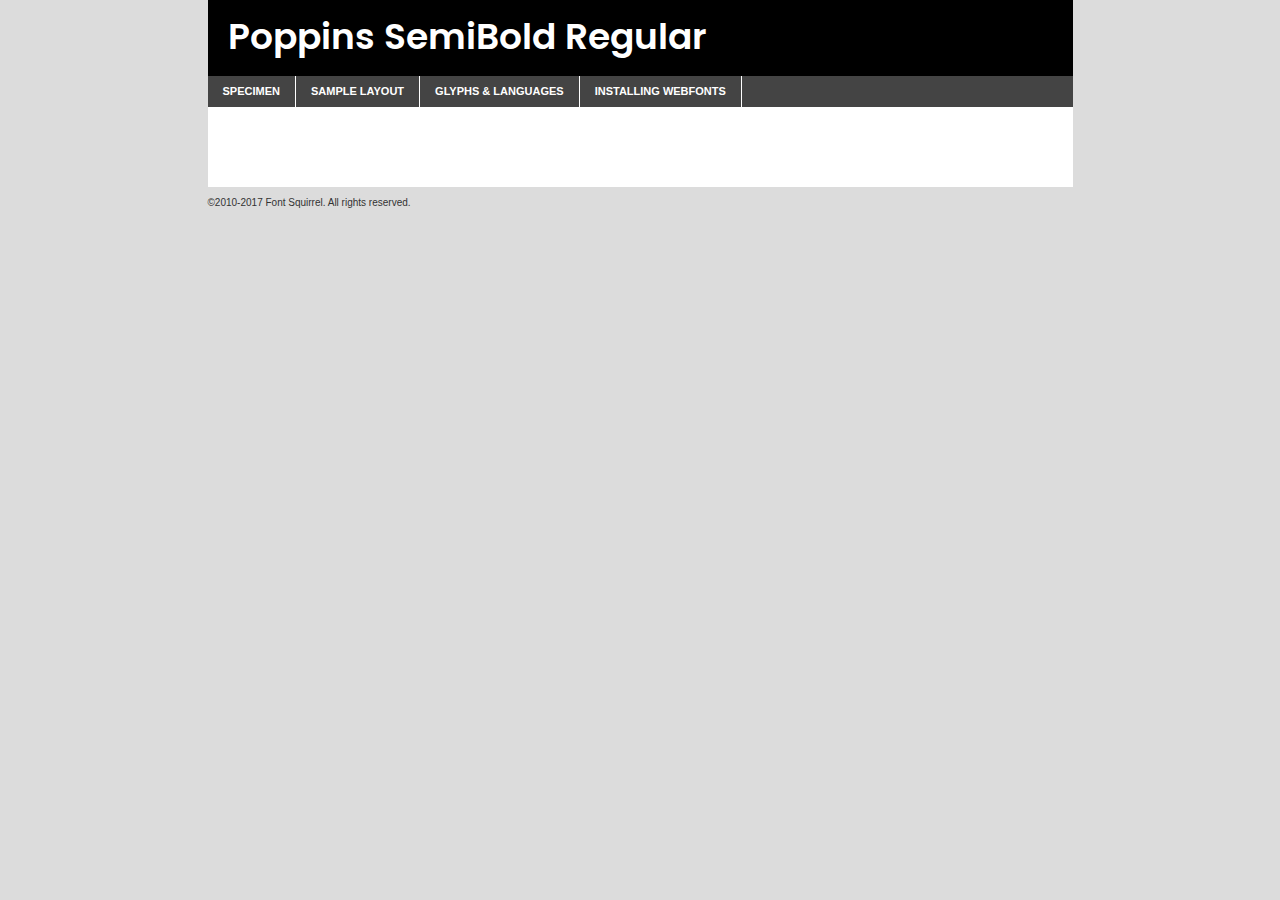
<file: Casa Prandi/components/fonts/poppins-semibold-demo.html>
<!DOCTYPE html PUBLIC "-//W3C//DTD XHTML 1.0 Transitional//EN"
	"http://www.w3.org/TR/xhtml1/DTD/xhtml1-transitional.dtd">

<html xmlns="http://www.w3.org/1999/xhtml" xml:lang="en" lang="en">
<head>
	<meta http-equiv="Content-Type" content="text/html; charset=utf-8" />
	<script src="http://ajax.googleapis.com/ajax/libs/jquery/1.7.2/jquery.min.js" type="text/javascript" charset="utf-8"></script>
	<script type="text/javascript">
	(function($){$.fn.easyTabs=function(option){var param=jQuery.extend({fadeSpeed:"fast",defaultContent:1,activeClass:'active'},option);$(this).each(function(){var thisId="#"+this.id;if(param.defaultContent==''){param.defaultContent=1;}
	if(typeof param.defaultContent=="number")
	{var defaultTab=$(thisId+" .tabs li:eq("+(param.defaultContent-1)+") a").attr('href').substr(1);}else{var defaultTab=param.defaultContent;}
	$(thisId+" .tabs li a").each(function(){var tabToHide=$(this).attr('href').substr(1);$("#"+tabToHide).addClass('easytabs-tab-content');});hideAll();changeContent(defaultTab);function hideAll(){$(thisId+" .easytabs-tab-content").hide();}
	function changeContent(tabId){hideAll();$(thisId+" .tabs li").removeClass(param.activeClass);$(thisId+" .tabs li a[href=#"+tabId+"]").closest('li').addClass(param.activeClass);if(param.fadeSpeed!="none")
	{$(thisId+" #"+tabId).fadeIn(param.fadeSpeed);}else{$(thisId+" #"+tabId).show();}}
	$(thisId+" .tabs li").click(function(){var tabId=$(this).find('a').attr('href').substr(1);changeContent(tabId);return false;});});}})(jQuery);
	</script>
	<link rel="stylesheet" href="specimen_files/specimen_stylesheet.css" type="text/css" charset="utf-8" />
	<link rel="stylesheet" href="stylesheet.css" type="text/css" charset="utf-8" />

	<style type="text/css">
					body{
				font-family: 'poppinssemibold';
							}
		</style>

	<title>Poppins SemiBold Regular Specimen</title>
	
	
	<script type="text/javascript" charset="utf-8">
		$(document).ready(function() {
			$('#container').easyTabs({defaultContent:1});
		});
	</script>
</head>

<body>
<div id="container">
	<div id="header">
		Poppins SemiBold Regular	</div>
	<ul class="tabs">
		<li><a href="#specimen">Specimen</a></li>
		<li><a href="#layout">Sample Layout</a></li>
				<li><a href="#glyphs">Glyphs &amp; Languages</a></li>
		<li><a href="#installing">Installing Webfonts</a></li>
		
	</ul>
	
	<div id="main_content">

		
			<div id="specimen">
		
				<div class="section">
					<div class="grid12 firstcol">
						<div class="huge">AaBb</div>
					</div>
				</div>
		
				<div class="section">
					<div class="glyph_range">A&#x200B;B&#x200b;C&#x200b;D&#x200b;E&#x200b;F&#x200b;G&#x200b;H&#x200b;I&#x200b;J&#x200b;K&#x200b;L&#x200b;M&#x200b;N&#x200b;O&#x200b;P&#x200b;Q&#x200b;R&#x200b;S&#x200b;T&#x200b;U&#x200b;V&#x200b;W&#x200b;X&#x200b;Y&#x200b;Z&#x200b;a&#x200b;b&#x200b;c&#x200b;d&#x200b;e&#x200b;f&#x200b;g&#x200b;h&#x200b;i&#x200b;j&#x200b;k&#x200b;l&#x200b;m&#x200b;n&#x200b;o&#x200b;p&#x200b;q&#x200b;r&#x200b;s&#x200b;t&#x200b;u&#x200b;v&#x200b;w&#x200b;x&#x200b;y&#x200b;z&#x200b;1&#x200b;2&#x200b;3&#x200b;4&#x200b;5&#x200b;6&#x200b;7&#x200b;8&#x200b;9&#x200b;0&#x200b;&amp;&#x200b;.&#x200b;,&#x200b;?&#x200b;!&#x200b;&#64;&#x200b;(&#x200b;)&#x200b;#&#x200b;$&#x200b;%&#x200b;*&#x200b;+&#x200b;-&#x200b;=&#x200b;:&#x200b;;</div>
				</div>
				<div class="section">
					<div class="grid12 firstcol">
						<table class="sample_table">
							<tr><td>10</td><td class="size10">abcdefghijklmnopqrstuvwxyzABCDEFGHIJKLMNOPQRSTUVWXYZ0123456789abcdefghijklmnopqrstuvwxyzABCDEFGHIJKLMNOPQRSTUVWXYZ0123456789abcdefghijklmnopqrstuvwxyzABCDEFGHIJKLMNOPQRSTUVWXYZ</td></tr>
							<tr><td>11</td><td class="size11">abcdefghijklmnopqrstuvwxyzABCDEFGHIJKLMNOPQRSTUVWXYZ0123456789abcdefghijklmnopqrstuvwxyzABCDEFGHIJKLMNOPQRSTUVWXYZ0123456789abcdefghijklmnopqrstuvwxyzABCDEFGHIJKLMNOPQRSTUVWXYZ</td></tr>
							<tr><td>12</td><td class="size12">abcdefghijklmnopqrstuvwxyzABCDEFGHIJKLMNOPQRSTUVWXYZ0123456789abcdefghijklmnopqrstuvwxyzABCDEFGHIJKLMNOPQRSTUVWXYZ0123456789abcdefghijklmnopqrstuvwxyzABCDEFGHIJKLMNOPQRSTUVWXYZ</td></tr>
							<tr><td>13</td><td class="size13">abcdefghijklmnopqrstuvwxyzABCDEFGHIJKLMNOPQRSTUVWXYZ0123456789abcdefghijklmnopqrstuvwxyzABCDEFGHIJKLMNOPQRSTUVWXYZ0123456789abcdefghijklmnopqrstuvwxyzABCDEFGHIJKLMNOPQRSTUVWXYZ</td></tr>
							<tr><td>14</td><td class="size14">abcdefghijklmnopqrstuvwxyzABCDEFGHIJKLMNOPQRSTUVWXYZ0123456789abcdefghijklmnopqrstuvwxyzABCDEFGHIJKLMNOPQRSTUVWXYZ0123456789abcdefghijklmnopqrstuvwxyzABCDEFGHIJKLMNOPQRSTUVWXYZ</td></tr>
							<tr><td>16</td><td class="size16">abcdefghijklmnopqrstuvwxyzABCDEFGHIJKLMNOPQRSTUVWXYZ0123456789abcdefghijklmnopqrstuvwxyzABCDEFGHIJKLMNOPQRSTUVWXYZ</td></tr>
							<tr><td>18</td><td class="size18">abcdefghijklmnopqrstuvwxyzABCDEFGHIJKLMNOPQRSTUVWXYZ0123456789abcdefghijklmnopqrstuvwxyzABCDEFGHIJKLMNOPQRSTUVWXYZ</td></tr>
							<tr><td>20</td><td class="size20">abcdefghijklmnopqrstuvwxyzABCDEFGHIJKLMNOPQRSTUVWXYZ0123456789abcdefghijklmnopqrstuvwxyzABCDEFGHIJKLMNOPQRSTUVWXYZ</td></tr>
							<tr><td>24</td><td class="size24">abcdefghijklmnopqrstuvwxyzABCDEFGHIJKLMNOPQRSTUVWXYZ0123456789abcdefghijklmnopqrstuvwxyzABCDEFGHIJKLMNOPQRSTUVWXYZ</td></tr>
							<tr><td>30</td><td class="size30">abcdefghijklmnopqrstuvwxyzABCDEFGHIJKLMNOPQRSTUVWXYZ0123456789abcdefghijklmnopqrstuvwxyzABCDEFGHIJKLMNOPQRSTUVWXYZ</td></tr>
							<tr><td>36</td><td class="size36">abcdefghijklmnopqrstuvwxyzABCDEFGHIJKLMNOPQRSTUVWXYZ0123456789abcdefghijklmnopqrstuvwxyzABCDEFGHIJKLMNOPQRSTUVWXYZ</td></tr>
							<tr><td>48</td><td class="size48">abcdefghijklmnopqrstuvwxyzABCDEFGHIJKLMNOPQRSTUVWXYZ0123456789abcdefghijklmnopqrstuvwxyzABCDEFGHIJKLMNOPQRSTUVWXYZ</td></tr>
							<tr><td>60</td><td class="size60">abcdefghijklmnopqrstuvwxyzABCDEFGHIJKLMNOPQRSTUVWXYZ0123456789abcdefghijklmnopqrstuvwxyzABCDEFGHIJKLMNOPQRSTUVWXYZ</td></tr>
							<tr><td>72</td><td class="size72">abcdefghijklmnopqrstuvwxyzABCDEFGHIJKLMNOPQRSTUVWXYZ0123456789abcdefghijklmnopqrstuvwxyzABCDEFGHIJKLMNOPQRSTUVWXYZ</td></tr>
							<tr><td>90</td><td class="size90">abcdefghijklmnopqrstuvwxyzABCDEFGHIJKLMNOPQRSTUVWXYZ0123456789abcdefghijklmnopqrstuvwxyzABCDEFGHIJKLMNOPQRSTUVWXYZ</td></tr>
						</table>
				
					</div>
			
				</div>
		
		
		
								<div class="section" id="bodycomparison">


										<div id="xheight">
				<div class="fontbody">&#x25FC;&#x25FC;&#x25FC;&#x25FC;&#x25FC;&#x25FC;&#x25FC;&#x25FC;&#x25FC;&#x25FC;&#x25FC;&#x25FC;&#x25FC;&#x25FC;&#x25FC;&#x25FC;&#x25FC;&#x25FC;&#x25FC;&#x25FC;&#x25FC;&#x25FC;&#x25FC;&#x25FC;&#x25FC;&#x25FC;&#x25FC;&#x25FC;&#x25FC;&#x25FC;&#x25FC;&#x25FC;&#x25FC;&#x25FC;&#x25FC;&#x25FC;&#x25FC;&#x25FC;&#x25FC;&#x25FC;&#x25FC;&#x25FC;&#x25FC;&#x25FC;&#x25FC;&#x25FC;&#x25FC;&#x25FC;&#x25FC;&#x25FC;&#x25FC;&#x25FC;&#x25FC;&#x25FC;&#x25FC;&#x25FC;&#x25FC;&#x25FC;&#x25FC;&#x25FC;&#x25FC;&#x25FC;&#x25FC;&#x25FC;&#x25FC;&#x25FC;&#x25FC;&#x25FC;&#x25FC;&#x25FC;&#x25FC;&#x25FC;&#x25FC;&#x25FC;&#x25FC;&#x25FC;&#x25FC;&#x25FC;&#x25FC;&#x25FC;&#x25FC;&#x25FC;&#x25FC;&#x25FC;&#x25FC;&#x25FC;&#x25FC;&#x25FC;&#x25FC;&#x25FC;&#x25FC;&#x25FC;&#x25FC;&#x25FC;&#x25FC;&#x25FC;&#x25FC;&#x25FC;&#x25FC;body</div><div class="arialbody">body</div><div class="verdanabody">body</div><div class="georgiabody">body</div></div>
										<div class="fontbody" style="z-index:1">
											body<span>Poppins SemiBold Regular</span>
										</div>
										<div class="arialbody" style="z-index:1">
											body<span>Arial</span>
										</div>
										<div class="verdanabody" style="z-index:1">
											body<span>Verdana</span>
										</div>
										<div class="georgiabody" style="z-index:1">
											body<span>Georgia</span>
										</div>



								</div>
		
		
				<div class="section psample psample_row1" id="">
					
					<div class="grid2 firstcol">
						<p class="size10"><span>10.</span>Aenean lacinia bibendum nulla sed consectetur. Fusce dapibus, tellus ac cursus commodo, tortor mauris condimentum nibh, ut fermentum massa justo sit amet risus. Nullam id dolor id nibh ultricies vehicula ut id elit. Cum sociis natoque penatibus et magnis dis parturient montes, nascetur ridiculus mus. Nulla vitae elit libero, a pharetra augue.</p>
			
					</div>
					<div class="grid3">
						<p class="size11"><span>11.</span>Aenean lacinia bibendum nulla sed consectetur. Fusce dapibus, tellus ac cursus commodo, tortor mauris condimentum nibh, ut fermentum massa justo sit amet risus. Nullam id dolor id nibh ultricies vehicula ut id elit. Cum sociis natoque penatibus et magnis dis parturient montes, nascetur ridiculus mus. Nulla vitae elit libero, a pharetra augue.</p>
			
					</div>
					<div class="grid3">
						<p class="size12"><span>12.</span>Aenean lacinia bibendum nulla sed consectetur. Fusce dapibus, tellus ac cursus commodo, tortor mauris condimentum nibh, ut fermentum massa justo sit amet risus. Nullam id dolor id nibh ultricies vehicula ut id elit. Cum sociis natoque penatibus et magnis dis parturient montes, nascetur ridiculus mus. Nulla vitae elit libero, a pharetra augue.</p>
			
					</div>
					<div class="grid4">
						<p class="size13"><span>13.</span>Aenean lacinia bibendum nulla sed consectetur. Fusce dapibus, tellus ac cursus commodo, tortor mauris condimentum nibh, ut fermentum massa justo sit amet risus. Nullam id dolor id nibh ultricies vehicula ut id elit. Cum sociis natoque penatibus et magnis dis parturient montes, nascetur ridiculus mus. Nulla vitae elit libero, a pharetra augue.</p>
			
					</div>
					<div class="white_blend"></div>
					
				</div>
				<div class="section psample psample_row2" id="">
					<div class="grid3 firstcol">
						<p class="size14"><span>14.</span>Aenean lacinia bibendum nulla sed consectetur. Fusce dapibus, tellus ac cursus commodo, tortor mauris condimentum nibh, ut fermentum massa justo sit amet risus. Nullam id dolor id nibh ultricies vehicula ut id elit. Cum sociis natoque penatibus et magnis dis parturient montes, nascetur ridiculus mus. Nulla vitae elit libero, a pharetra augue.</p>
			
					</div>
					<div class="grid4">
						<p class="size16"><span>16.</span>Aenean lacinia bibendum nulla sed consectetur. Fusce dapibus, tellus ac cursus commodo, tortor mauris condimentum nibh, ut fermentum massa justo sit amet risus. Nullam id dolor id nibh ultricies vehicula ut id elit. Cum sociis natoque penatibus et magnis dis parturient montes, nascetur ridiculus mus. Nulla vitae elit libero, a pharetra augue.</p>
			
					</div>
					<div class="grid5">
						<p class="size18"><span>18.</span>Aenean lacinia bibendum nulla sed consectetur. Fusce dapibus, tellus ac cursus commodo, tortor mauris condimentum nibh, ut fermentum massa justo sit amet risus. Nullam id dolor id nibh ultricies vehicula ut id elit. Cum sociis natoque penatibus et magnis dis parturient montes, nascetur ridiculus mus. Nulla vitae elit libero, a pharetra augue.</p>
			
					</div>

					<div class="white_blend"></div>

				</div>
				
				<div class="section psample psample_row3" id="">
					<div class="grid5 firstcol">
						<p class="size20"><span>20.</span>Aenean lacinia bibendum nulla sed consectetur. Fusce dapibus, tellus ac cursus commodo, tortor mauris condimentum nibh, ut fermentum massa justo sit amet risus. Nullam id dolor id nibh ultricies vehicula ut id elit. Cum sociis natoque penatibus et magnis dis parturient montes, nascetur ridiculus mus. Nulla vitae elit libero, a pharetra augue.</p>
					</div>
					<div class="grid7">
						<p class="size24"><span>24.</span>Aenean lacinia bibendum nulla sed consectetur. Fusce dapibus, tellus ac cursus commodo, tortor mauris condimentum nibh, ut fermentum massa justo sit amet risus. Nullam id dolor id nibh ultricies vehicula ut id elit. Cum sociis natoque penatibus et magnis dis parturient montes, nascetur ridiculus mus. Nulla vitae elit libero, a pharetra augue.</p>
					</div>
					
					<div class="white_blend"></div>
					
				</div>
				
				<div class="section psample psample_row4" id="">
					<div class="grid12 firstcol">
						<p class="size30"><span>30.</span>Aenean lacinia bibendum nulla sed consectetur. Fusce dapibus, tellus ac cursus commodo, tortor mauris condimentum nibh, ut fermentum massa justo sit amet risus. Nullam id dolor id nibh ultricies vehicula ut id elit. Cum sociis natoque penatibus et magnis dis parturient montes, nascetur ridiculus mus. Nulla vitae elit libero, a pharetra augue.</p>
					</div>
					<div class="white_blend"></div>
					
				</div>
				
				
				
				<div class="section psample psample_row1 fullreverse">
					<div class="grid2 firstcol">
						<p class="size10"><span>10.</span>Aenean lacinia bibendum nulla sed consectetur. Fusce dapibus, tellus ac cursus commodo, tortor mauris condimentum nibh, ut fermentum massa justo sit amet risus. Nullam id dolor id nibh ultricies vehicula ut id elit. Cum sociis natoque penatibus et magnis dis parturient montes, nascetur ridiculus mus. Nulla vitae elit libero, a pharetra augue.</p>
			
					</div>
					<div class="grid3">
						<p class="size11"><span>11.</span>Aenean lacinia bibendum nulla sed consectetur. Fusce dapibus, tellus ac cursus commodo, tortor mauris condimentum nibh, ut fermentum massa justo sit amet risus. Nullam id dolor id nibh ultricies vehicula ut id elit. Cum sociis natoque penatibus et magnis dis parturient montes, nascetur ridiculus mus. Nulla vitae elit libero, a pharetra augue.</p>
			
					</div>
					<div class="grid3">
						<p class="size12"><span>12.</span>Aenean lacinia bibendum nulla sed consectetur. Fusce dapibus, tellus ac cursus commodo, tortor mauris condimentum nibh, ut fermentum massa justo sit amet risus. Nullam id dolor id nibh ultricies vehicula ut id elit. Cum sociis natoque penatibus et magnis dis parturient montes, nascetur ridiculus mus. Nulla vitae elit libero, a pharetra augue.</p>
			
					</div>
					<div class="grid4">
						<p class="size13"><span>13.</span>Aenean lacinia bibendum nulla sed consectetur. Fusce dapibus, tellus ac cursus commodo, tortor mauris condimentum nibh, ut fermentum massa justo sit amet risus. Nullam id dolor id nibh ultricies vehicula ut id elit. Cum sociis natoque penatibus et magnis dis parturient montes, nascetur ridiculus mus. Nulla vitae elit libero, a pharetra augue.</p>
			
					</div>
					<div class="black_blend"></div>
					
				</div>
				
				<div class="section psample psample_row2 fullreverse">
					<div class="grid3 firstcol">
						<p class="size14"><span>14.</span>Aenean lacinia bibendum nulla sed consectetur. Fusce dapibus, tellus ac cursus commodo, tortor mauris condimentum nibh, ut fermentum massa justo sit amet risus. Nullam id dolor id nibh ultricies vehicula ut id elit. Cum sociis natoque penatibus et magnis dis parturient montes, nascetur ridiculus mus. Nulla vitae elit libero, a pharetra augue.</p>
			
					</div>
					<div class="grid4">
						<p class="size16"><span>16.</span>Aenean lacinia bibendum nulla sed consectetur. Fusce dapibus, tellus ac cursus commodo, tortor mauris condimentum nibh, ut fermentum massa justo sit amet risus. Nullam id dolor id nibh ultricies vehicula ut id elit. Cum sociis natoque penatibus et magnis dis parturient montes, nascetur ridiculus mus. Nulla vitae elit libero, a pharetra augue.</p>
			
					</div>
					<div class="grid5">
						<p class="size18"><span>18.</span>Aenean lacinia bibendum nulla sed consectetur. Fusce dapibus, tellus ac cursus commodo, tortor mauris condimentum nibh, ut fermentum massa justo sit amet risus. Nullam id dolor id nibh ultricies vehicula ut id elit. Cum sociis natoque penatibus et magnis dis parturient montes, nascetur ridiculus mus. Nulla vitae elit libero, a pharetra augue.</p>
			
					</div>
					<div class="black_blend"></div>

				</div>
				
				<div class="section psample fullreverse psample_row3" id="">
					<div class="grid5 firstcol">
						<p class="size20"><span>20.</span>Aenean lacinia bibendum nulla sed consectetur. Fusce dapibus, tellus ac cursus commodo, tortor mauris condimentum nibh, ut fermentum massa justo sit amet risus. Nullam id dolor id nibh ultricies vehicula ut id elit. Cum sociis natoque penatibus et magnis dis parturient montes, nascetur ridiculus mus. Nulla vitae elit libero, a pharetra augue.</p>
					</div>
					<div class="grid7">
						<p class="size24"><span>24.</span>Aenean lacinia bibendum nulla sed consectetur. Fusce dapibus, tellus ac cursus commodo, tortor mauris condimentum nibh, ut fermentum massa justo sit amet risus. Nullam id dolor id nibh ultricies vehicula ut id elit. Cum sociis natoque penatibus et magnis dis parturient montes, nascetur ridiculus mus. Nulla vitae elit libero, a pharetra augue.</p>
					</div>
					
					<div class="black_blend"></div>
					
				</div>
				
				<div class="section psample fullreverse psample_row4" id="" style="border-bottom: 20px #000 solid;">
					<div class="grid12 firstcol">
						<p class="size30"><span>30.</span>Aenean lacinia bibendum nulla sed consectetur. Fusce dapibus, tellus ac cursus commodo, tortor mauris condimentum nibh, ut fermentum massa justo sit amet risus. Nullam id dolor id nibh ultricies vehicula ut id elit. Cum sociis natoque penatibus et magnis dis parturient montes, nascetur ridiculus mus. Nulla vitae elit libero, a pharetra augue.</p>
					</div>
					<div class="black_blend"></div>
					
				</div>
				
				
				
				
			</div>
			
			<div id="layout">
				
				<div class="section">
					
					<div class="grid12 firstcol">
						<h1>Lorem Ipsum Dolor</h1>
						<h2>Etiam porta sem malesuada magna mollis euismod</h2>
						
						<p class="byline">By <a href="#link">Aenean Lacinia</a></p>
					</div>
				</div>
				<div class="section">
					<div class="grid8 firstcol">
						<p class="large">Donec sed odio dui. Morbi leo risus, porta ac consectetur ac, vestibulum at eros. Fusce dapibus, tellus ac cursus commodo, tortor mauris condimentum nibh, ut fermentum massa justo sit amet risus. </p>

						
						<h3>Pellentesque ornare sem</h3>

						<p>Maecenas sed diam eget risus varius blandit sit amet non magna. Maecenas faucibus mollis interdum. Donec ullamcorper nulla non metus auctor fringilla. Nullam id dolor id nibh ultricies vehicula ut id elit. Nullam id dolor id nibh ultricies vehicula ut id elit. </p>

						<p>Aenean eu leo quam. Pellentesque ornare sem lacinia quam venenatis vestibulum. Lorem ipsum dolor sit amet, consectetur adipiscing elit. Cum sociis natoque penatibus et magnis dis parturient montes, nascetur ridiculus mus. </p>

						<p>Nulla vitae elit libero, a pharetra augue. Praesent commodo cursus magna, vel scelerisque nisl consectetur et. Aenean lacinia bibendum nulla sed consectetur. </p>

						<p>Nullam quis risus eget urna mollis ornare vel eu leo. Nullam quis risus eget urna mollis ornare vel eu leo. Maecenas sed diam eget risus varius blandit sit amet non magna. Donec ullamcorper nulla non metus auctor fringilla. </p>

						<h3>Cras mattis consectetur</h3>

						<p>Aenean eu leo quam. Pellentesque ornare sem lacinia quam venenatis vestibulum. Aenean lacinia bibendum nulla sed consectetur. Integer posuere erat a ante venenatis dapibus posuere velit aliquet. Cras mattis consectetur purus sit amet fermentum. </p>

						<p>Nullam id dolor id nibh ultricies vehicula ut id elit. Nullam quis risus eget urna mollis ornare vel eu leo. Cras mattis consectetur purus sit amet fermentum.</p>
					</div>
					
					<div class="grid4 sidebar">
						
						<div class="box reverse">
							<p class="last">Nullam quis risus eget urna mollis ornare vel eu leo. Donec ullamcorper nulla non metus auctor fringilla. Cras mattis consectetur purus sit amet fermentum. Sed posuere consectetur est at lobortis. Lorem ipsum dolor sit amet, consectetur adipiscing elit. </p>
						</div>
						
						<p class="caption">Maecenas sed diam eget risus varius.</p>

						<p>Vestibulum id ligula porta felis euismod semper. Integer posuere erat a ante venenatis dapibus posuere velit aliquet. Vestibulum id ligula porta felis euismod semper. Sed posuere consectetur est at lobortis. Maecenas sed diam eget risus varius blandit sit amet non magna. Fusce dapibus, tellus ac cursus commodo, tortor mauris condimentum nibh, ut fermentum massa justo sit amet risus. </p>

					

						<p>Duis mollis, est non commodo luctus, nisi erat porttitor ligula, eget lacinia odio sem nec elit. Aenean lacinia bibendum nulla sed consectetur. Vivamus sagittis lacus vel augue laoreet rutrum faucibus dolor auctor. Aenean lacinia bibendum nulla sed consectetur. Nullam quis risus eget urna mollis ornare vel eu leo. </p>

						<p>Praesent commodo cursus magna, vel scelerisque nisl consectetur et. Donec ullamcorper nulla non metus auctor fringilla. Maecenas faucibus mollis interdum. Fusce dapibus, tellus ac cursus commodo, tortor mauris condimentum nibh, ut fermentum massa justo sit amet risus. </p>

					</div>
				</div>
				
			</div>


			



		<div id="glyphs">
			<div class="section">
				<div class="grid12 firstcol">
			
				<h1>Language Support</h1>
				<p>The subset of Poppins SemiBold Regular in this kit supports the following languages:<br />
			
					English, Arrernte, Bislama, Cebuano, Fijian, Gilbertese, Hmong, Ibanag, Iloko_ilokano, Interglossa_glosa, Interlingua, Lojban, Manx, Norfolk_pitcairnese, Oromo, Rotokas, Samoan, Sardinian, Seychelles_creole, Shona, Somali, Southern_ndebele, Swahili, Swati_swazi, Tok_pisin, Warlpiri, Xhosa, Zulu, Latinbasic, Demo				</p>
				<h1>Glyph Chart</h1>
				<p>The subset of Poppins SemiBold Regular in this kit includes all the glyphs listed below. Unicode entities are included above each glyph to help you insert individual characters into your layout.</p>
				<div id="glyph_chart">
			
																														 <div><p>&amp;#13;</p>&#13;</div>
																				 <div><p>&amp;#32;</p>&#32;</div>
																				 <div><p>&amp;#33;</p>&#33;</div>
																				 <div><p>&amp;#34;</p>&#34;</div>
																				 <div><p>&amp;#35;</p>&#35;</div>
																				 <div><p>&amp;#36;</p>&#36;</div>
																				 <div><p>&amp;#37;</p>&#37;</div>
																				 <div><p>&amp;#38;</p>&#38;</div>
																				 <div><p>&amp;#39;</p>&#39;</div>
																				 <div><p>&amp;#40;</p>&#40;</div>
																				 <div><p>&amp;#41;</p>&#41;</div>
																				 <div><p>&amp;#42;</p>&#42;</div>
																				 <div><p>&amp;#43;</p>&#43;</div>
																				 <div><p>&amp;#44;</p>&#44;</div>
																				 <div><p>&amp;#46;</p>&#46;</div>
																				 <div><p>&amp;#47;</p>&#47;</div>
																				 <div><p>&amp;#48;</p>&#48;</div>
																				 <div><p>&amp;#49;</p>&#49;</div>
																				 <div><p>&amp;#50;</p>&#50;</div>
																				 <div><p>&amp;#51;</p>&#51;</div>
																				 <div><p>&amp;#52;</p>&#52;</div>
																				 <div><p>&amp;#53;</p>&#53;</div>
																				 <div><p>&amp;#54;</p>&#54;</div>
																				 <div><p>&amp;#55;</p>&#55;</div>
																				 <div><p>&amp;#56;</p>&#56;</div>
																				 <div><p>&amp;#57;</p>&#57;</div>
																				 <div><p>&amp;#60;</p>&#60;</div>
																				 <div><p>&amp;#61;</p>&#61;</div>
																				 <div><p>&amp;#62;</p>&#62;</div>
																				 <div><p>&amp;#63;</p>&#63;</div>
																				 <div><p>&amp;#64;</p>&#64;</div>
																				 <div><p>&amp;#65;</p>&#65;</div>
																				 <div><p>&amp;#66;</p>&#66;</div>
																				 <div><p>&amp;#67;</p>&#67;</div>
																				 <div><p>&amp;#68;</p>&#68;</div>
																				 <div><p>&amp;#69;</p>&#69;</div>
																				 <div><p>&amp;#70;</p>&#70;</div>
																				 <div><p>&amp;#71;</p>&#71;</div>
																				 <div><p>&amp;#72;</p>&#72;</div>
																				 <div><p>&amp;#73;</p>&#73;</div>
																				 <div><p>&amp;#74;</p>&#74;</div>
																				 <div><p>&amp;#75;</p>&#75;</div>
																				 <div><p>&amp;#76;</p>&#76;</div>
																				 <div><p>&amp;#77;</p>&#77;</div>
																				 <div><p>&amp;#78;</p>&#78;</div>
																				 <div><p>&amp;#79;</p>&#79;</div>
																				 <div><p>&amp;#80;</p>&#80;</div>
																				 <div><p>&amp;#81;</p>&#81;</div>
																				 <div><p>&amp;#82;</p>&#82;</div>
																				 <div><p>&amp;#83;</p>&#83;</div>
																				 <div><p>&amp;#84;</p>&#84;</div>
																				 <div><p>&amp;#85;</p>&#85;</div>
																				 <div><p>&amp;#86;</p>&#86;</div>
																				 <div><p>&amp;#87;</p>&#87;</div>
																				 <div><p>&amp;#88;</p>&#88;</div>
																				 <div><p>&amp;#89;</p>&#89;</div>
																				 <div><p>&amp;#90;</p>&#90;</div>
																				 <div><p>&amp;#91;</p>&#91;</div>
																				 <div><p>&amp;#92;</p>&#92;</div>
																				 <div><p>&amp;#93;</p>&#93;</div>
																				 <div><p>&amp;#94;</p>&#94;</div>
																				 <div><p>&amp;#95;</p>&#95;</div>
																				 <div><p>&amp;#96;</p>&#96;</div>
																				 <div><p>&amp;#97;</p>&#97;</div>
																				 <div><p>&amp;#98;</p>&#98;</div>
																				 <div><p>&amp;#99;</p>&#99;</div>
																				 <div><p>&amp;#100;</p>&#100;</div>
																				 <div><p>&amp;#101;</p>&#101;</div>
																				 <div><p>&amp;#102;</p>&#102;</div>
																				 <div><p>&amp;#103;</p>&#103;</div>
																				 <div><p>&amp;#104;</p>&#104;</div>
																				 <div><p>&amp;#105;</p>&#105;</div>
																				 <div><p>&amp;#106;</p>&#106;</div>
																				 <div><p>&amp;#107;</p>&#107;</div>
																				 <div><p>&amp;#108;</p>&#108;</div>
																				 <div><p>&amp;#109;</p>&#109;</div>
																				 <div><p>&amp;#110;</p>&#110;</div>
																				 <div><p>&amp;#111;</p>&#111;</div>
																				 <div><p>&amp;#112;</p>&#112;</div>
																				 <div><p>&amp;#113;</p>&#113;</div>
																				 <div><p>&amp;#114;</p>&#114;</div>
																				 <div><p>&amp;#115;</p>&#115;</div>
																				 <div><p>&amp;#116;</p>&#116;</div>
																				 <div><p>&amp;#117;</p>&#117;</div>
																				 <div><p>&amp;#118;</p>&#118;</div>
																				 <div><p>&amp;#119;</p>&#119;</div>
																				 <div><p>&amp;#120;</p>&#120;</div>
																				 <div><p>&amp;#121;</p>&#121;</div>
																				 <div><p>&amp;#122;</p>&#122;</div>
																				 <div><p>&amp;#123;</p>&#123;</div>
																				 <div><p>&amp;#124;</p>&#124;</div>
																				 <div><p>&amp;#125;</p>&#125;</div>
																				 <div><p>&amp;#126;</p>&#126;</div>
																				 <div><p>&amp;#160;</p>&#160;</div>
																				 <div><p>&amp;#161;</p>&#161;</div>
																				 <div><p>&amp;#162;</p>&#162;</div>
																				 <div><p>&amp;#163;</p>&#163;</div>
																				 <div><p>&amp;#164;</p>&#164;</div>
																				 <div><p>&amp;#165;</p>&#165;</div>
																				 <div><p>&amp;#166;</p>&#166;</div>
																				 <div><p>&amp;#167;</p>&#167;</div>
																				 <div><p>&amp;#168;</p>&#168;</div>
																				 <div><p>&amp;#169;</p>&#169;</div>
																				 <div><p>&amp;#170;</p>&#170;</div>
																				 <div><p>&amp;#171;</p>&#171;</div>
																				 <div><p>&amp;#172;</p>&#172;</div>
																				 <div><p>&amp;#174;</p>&#174;</div>
																				 <div><p>&amp;#175;</p>&#175;</div>
																				 <div><p>&amp;#176;</p>&#176;</div>
																				 <div><p>&amp;#177;</p>&#177;</div>
																				 <div><p>&amp;#178;</p>&#178;</div>
																				 <div><p>&amp;#179;</p>&#179;</div>
																				 <div><p>&amp;#180;</p>&#180;</div>
																				 <div><p>&amp;#181;</p>&#181;</div>
																				 <div><p>&amp;#182;</p>&#182;</div>
																				 <div><p>&amp;#184;</p>&#184;</div>
																				 <div><p>&amp;#185;</p>&#185;</div>
																				 <div><p>&amp;#186;</p>&#186;</div>
																				 <div><p>&amp;#187;</p>&#187;</div>
																				 <div><p>&amp;#188;</p>&#188;</div>
																				 <div><p>&amp;#189;</p>&#189;</div>
																				 <div><p>&amp;#190;</p>&#190;</div>
																				 <div><p>&amp;#191;</p>&#191;</div>
																				 <div><p>&amp;#198;</p>&#198;</div>
																				 <div><p>&amp;#199;</p>&#199;</div>
																				 <div><p>&amp;#208;</p>&#208;</div>
																				 <div><p>&amp;#215;</p>&#215;</div>
																				 <div><p>&amp;#216;</p>&#216;</div>
																				 <div><p>&amp;#222;</p>&#222;</div>
																				 <div><p>&amp;#223;</p>&#223;</div>
																				 <div><p>&amp;#230;</p>&#230;</div>
																				 <div><p>&amp;#231;</p>&#231;</div>
																				 <div><p>&amp;#240;</p>&#240;</div>
																				 <div><p>&amp;#247;</p>&#247;</div>
																				 <div><p>&amp;#248;</p>&#248;</div>
																				 <div><p>&amp;#254;</p>&#254;</div>
																				 <div><p>&amp;#305;</p>&#305;</div>
																				 <div><p>&amp;#338;</p>&#338;</div>
																				 <div><p>&amp;#339;</p>&#339;</div>
																				 <div><p>&amp;#710;</p>&#710;</div>
																				 <div><p>&amp;#730;</p>&#730;</div>
																				 <div><p>&amp;#732;</p>&#732;</div>
																				 <div><p>&amp;#8192;</p>&#8192;</div>
																				 <div><p>&amp;#8193;</p>&#8193;</div>
																				 <div><p>&amp;#8194;</p>&#8194;</div>
																				 <div><p>&amp;#8195;</p>&#8195;</div>
																				 <div><p>&amp;#8196;</p>&#8196;</div>
																				 <div><p>&amp;#8197;</p>&#8197;</div>
																				 <div><p>&amp;#8198;</p>&#8198;</div>
																				 <div><p>&amp;#8199;</p>&#8199;</div>
																				 <div><p>&amp;#8200;</p>&#8200;</div>
																				 <div><p>&amp;#8201;</p>&#8201;</div>
																				 <div><p>&amp;#8202;</p>&#8202;</div>
																				 <div><p>&amp;#8211;</p>&#8211;</div>
																				 <div><p>&amp;#8212;</p>&#8212;</div>
																				 <div><p>&amp;#8216;</p>&#8216;</div>
																				 <div><p>&amp;#8217;</p>&#8217;</div>
																				 <div><p>&amp;#8218;</p>&#8218;</div>
																				 <div><p>&amp;#8220;</p>&#8220;</div>
																				 <div><p>&amp;#8221;</p>&#8221;</div>
																				 <div><p>&amp;#8222;</p>&#8222;</div>
																				 <div><p>&amp;#8226;</p>&#8226;</div>
																				 <div><p>&amp;#8239;</p>&#8239;</div>
																				 <div><p>&amp;#8249;</p>&#8249;</div>
																				 <div><p>&amp;#8250;</p>&#8250;</div>
																				 <div><p>&amp;#8287;</p>&#8287;</div>
																				 <div><p>&amp;#8364;</p>&#8364;</div>
																				 <div><p>&amp;#8482;</p>&#8482;</div>
																				 <div><p>&amp;#8722;</p>&#8722;</div>
																				 <div><p>&amp;#9724;</p>&#9724;</div>
																				 <div><p>&amp;#64257;</p>&#64257;</div>
																																																</div>	
				</div>
		
		
			</div>
		</div>
		
		
		<div id="specs">
			
		</div>
	
		<div id="installing">
			<div class="section">
				<div class="grid7 firstcol">
					<h1>Installing Webfonts</h1>
					
					<p>Webfonts are supported by all major browser platforms but not all in the same way. There are currently four different font formats that must be included in order to target all browsers. This includes TTF, WOFF, EOT and SVG.</p>
					
					<h2>1. Upload your webfonts</h2>
					<p>You must upload your webfont kit to your website. They should be in or near the same directory as your CSS files.</p>
					
					<h2>2. Include the webfont stylesheet</h2>
					<p>A special CSS @font-face declaration helps the various browsers select the appropriate font it needs without causing you a bunch of headaches. Learn more about this syntax by reading the <a href="https://www.fontspring.com/blog/further-hardening-of-the-bulletproof-syntax">Fontspring blog post</a> about it. The code for it is as follows:</p>


<code>
@font-face{ 
	font-family: 'MyWebFont';
	src: url('WebFont.eot');
	src: url('WebFont.eot?#iefix') format('embedded-opentype'),
	     url('WebFont.woff') format('woff'),
	     url('WebFont.ttf') format('truetype'),
	     url('WebFont.svg#webfont') format('svg');
}
</code>

	<p>We've already gone ahead and generated the code for you. All you have to do is link to the stylesheet in your HTML, like this:</p>
	<code>&lt;link rel=&quot;stylesheet&quot; href=&quot;stylesheet.css&quot; type=&quot;text/css&quot; charset=&quot;utf-8&quot; /&gt;</code>

					<h2>3. Modify your own stylesheet</h2>
					<p>To take advantage of your new fonts, you must tell your stylesheet to use them. Look at the original @font-face declaration above and find the property called "font-family." The name linked there will be what you use to reference the font. Prepend that webfont name to the font stack in the "font-family" property, inside the selector you want to change. For example:</p>
<code>p { font-family: 'WebFont', Arial, sans-serif; }</code>

<h2>4. Test</h2>
<p>Getting webfonts to work cross-browser <em>can</em> be tricky. Use the information in the sidebar to help you if you find that fonts aren't loading in a particular browser.</p>
				</div>
				
				<div class="grid5 sidebar">
					<div class="box">
						<h2>Troubleshooting<br />Font-Face Problems</h2>
						<p>Having trouble getting your webfonts to load in your new website? Here are some tips to sort out what might be the problem.</p>

						<h3>Fonts not showing in any browser</h3>

						<p>This sounds like you need to work on the plumbing. You either did not upload the fonts to the correct directory, or you did not link the fonts properly in the CSS. If you've confirmed that all this is correct and you still have a problem, take a look at your .htaccess file and see if requests are getting intercepted.</p>

						<h3>Fonts not loading in iPhone or iPad</h3>

						<p>The most common problem here is that you are serving the fonts from an IIS server. IIS refuses to serve files that have unknown MIME types. If that is the case, you must set the MIME type for SVG to "image/svg+xml" in the server settings. Follow these instructions from Microsoft if you need help.</p>

						<h3>Fonts not loading in Firefox</h3>

						<p>The primary reason for this failure? You are still using a version Firefox older than 3.5. So upgrade already! If that isn't it, then you are very likely serving fonts from a different domain. Firefox requires that all font assets be served from the same domain. Lastly it is possible that you need to add WOFF to your list of MIME types (if you are serving via IIS.)</p>

						<h3>Fonts not loading in IE</h3>

						<p>Are you looking at Internet Explorer on an actual Windows machine or are you cheating by using a service like Adobe BrowserLab? Many of these screenshot services do not render @font-face for IE. Best to test it on a real machine.</p>

						<h3>Fonts not loading in IE9</h3>

						<p>IE9, like Firefox, requires that fonts be served from the same domain as the website. Make sure that is the case.</p>
					</div>
				</div>
			</div>
			
		</div>
	
	</div>
	<div id="footer">
		<p>&copy;2010-2017 Font Squirrel. All rights reserved.</p>
	</div>
</div>
</body>
</html>
</file>
<file: Casa Prandi/styles/style.css>
body{
    background-color: #faead7;
    color:black;
    font-family: poppinsregular;
    max-width: 1200px;
    margin: 0 auto;
    padding: 10px;

}

header{
    display: flex;
    flex-direction: row;
    justify-content: space-between;
    align-items: center;
}

#title{
    flex-direction: column;
    line-height: 10px;
}

li{
    display: inline-block;
    margin: 20px;
}

a{
    color: black;
}

a:hover{
    color: #9e8b3e;
    transition: 0.3s all;
}

#inscreva-se-btn{
    border: 2px solid #9e8b3e;
    padding: 10px;
    border-radius: 20px;
}

#inscreva-se-btn:hover{
    background-color: #9e8b3e;
    color: white;
}
h1{
    font-weight: 200;
}

main{
    display: flex;
    flex-direction: row;
    margin-top: 50px;
}

h2{
    font-size: 56px;
    line-height: 15px;
    font-family: poppinsmedium;
}

span{
    color: #9e8b3e;
}

p{
    line-height: 20px;
    max-width: 500px;
    font-family: poppinslight;
}

img{
    width: 600px;
}

form{
    display: flex;
    flex-direction: column;
    width: 70%;

}

form [type="submit"]{
    height: 50px;
    width: 50%;
    background-color: #9e8b3e;
    color: white;
    font-weight: bold;
}

form [type="submit"]:hover{
    cursor: pointer;
}


input{
    margin-top: 20px;
    height: 20px;
    padding: 15px;
    border-radius: 20px;
    border: none;
    font-size: 15px;
}
</file>
<file: Casa Prandi/styles/fonts.css>
@font-face {
    font-family: 'poppinsblack';
    src: url('../components/fonts/poppins-black-webfont.woff2') format('woff2'),
         url('../components/fonts/poppins-black-webfont.woff') format('woff');
    font-weight: normal;
    font-style: normal;
  
  }
  
  
  
  
  @font-face {
    font-family: 'poppinsbold';
    src: url('../components/fonts/poppins-bold-webfont.woff2') format('woff2'),
         url('../components/fonts/poppins-bold-webfont.woff') format('woff');
    font-weight: normal;
    font-style: normal;
  
  }
  
  
  @font-face {
    font-family: 'poppinslight';
    src: url('../components/fonts/poppins-light-webfont.woff2') format('woff2'),
         url('../components/fonts/poppins-light-webfont.woff') format('woff');
    font-weight: normal;
    font-style: normal;
  
  }
  
  
  @font-face {
    font-family: 'poppinsmedium';
    src: url('../components/fonts/poppins-medium-webfont.woff2') format('woff2'),
         url('../components/fonts/poppins-medium-webfont.woff') format('woff');
    font-weight: normal;
    font-style: normal;
  
  }
  
  @font-face {
    font-family: 'poppinsregular';
    src: url('../components/fonts/poppins-regular-webfont.woff2') format('woff2'),
         url('../components/fonts/poppins-regular-webfont.woff') format('woff');
    font-weight: normal;
    font-style: normal;
  
  }
  
  @font-face {
    font-family: 'poppinssemibold';
    src: url('../components/fonts/poppins-semibold-webfont.woff2') format('woff2'),
         url('../components/fonts/poppins-semibold-webfont.woff') format('woff');
    font-weight: normal;
    font-style: normal;
  
  }
</file>
<file: Casa Prandi/styles/media.css>
@media screen and (max-width: 760px){

    header{
        flex-direction: column;
    }

    main{
        flex-direction: column;
    }

    h2{
        font-size: 38px;
    }

    form{
        margin: 0 auto;
        width: 100%;
    }

    input{
        align-self: center;
    }

    img{
        display: none;
    }

    ul{
        text-align: center;
    }
}
</file>
<file: Casa Prandi/components/fonts/stylesheet.css>
/*! Generated by Font Squirrel (https://www.fontsquirrel.com) on May 19, 2021 */



@font-face {
    font-family: 'poppinsblack';
    src: url('poppins-black-webfont.woff2') format('woff2'),
         url('poppins-black-webfont.woff') format('woff');
    font-weight: normal;
    font-style: normal;

}




@font-face {
    font-family: 'poppinsbold';
    src: url('poppins-bold-webfont.woff2') format('woff2'),
         url('poppins-bold-webfont.woff') format('woff');
    font-weight: normal;
    font-style: normal;

}




@font-face {
    font-family: 'poppinslight';
    src: url('poppins-light-webfont.woff2') format('woff2'),
         url('poppins-light-webfont.woff') format('woff');
    font-weight: normal;
    font-style: normal;

}




@font-face {
    font-family: 'poppinsmedium';
    src: url('poppins-medium-webfont.woff2') format('woff2'),
         url('poppins-medium-webfont.woff') format('woff');
    font-weight: normal;
    font-style: normal;

}




@font-face {
    font-family: 'poppinsregular';
    src: url('poppins-regular-webfont.woff2') format('woff2'),
         url('poppins-regular-webfont.woff') format('woff');
    font-weight: normal;
    font-style: normal;

}




@font-face {
    font-family: 'poppinssemibold';
    src: url('poppins-semibold-webfont.woff2') format('woff2'),
         url('poppins-semibold-webfont.woff') format('woff');
    font-weight: normal;
    font-style: normal;

}
</file>
<file: Casa Prandi/components/fonts/specimen_files/specimen_stylesheet.css>
@import url('grid_12-825-55-15.css');

/*  
	CSS Reset by Eric Meyer - Released under Public Domain
    http://meyerweb.com/eric/tools/css/reset/
*/
html, body, div, span, applet, object, iframe,
h1, h2, h3, h4, h5, h6, p, blockquote, pre,
a, abbr, acronym, address, big, cite, code,
del, dfn, em, font, img, ins, kbd, q, s, samp,
small, strike, strong, sub, sup, tt, var,
b, u, i, center, dl, dt, dd, ol, ul, li,
fieldset, form, label, legend, table, 
caption, tbody, tfoot, thead, tr, th, td 
                  {margin: 0;padding: 0;border: 0;outline: 0;
                  font-size: 100%;vertical-align: baseline;
                  background: transparent;}
body              {line-height: 1;}
ol, ul            {list-style: none;}
blockquote, q     {quotes: none;}
blockquote:before, blockquote:after,
q:before, q:after {content: '';	content: none;}
:focus            {outline: 0;}
ins               {text-decoration: none;}
del               {text-decoration: line-through;}
table             {border-collapse: collapse;border-spacing: 0;}




body {
	color: #000;
	background-color: #dcdcdc;
}

a {
	text-decoration: none;
	color: #1883ba;
}

h1{
	font-size: 32px;
	font-weight: normal;
	font-style: normal;
	margin-bottom: 18px;
}

h2{
	font-size: 18px;
}

#container {
	width: 865px;
	margin: 0px auto;
}


#header {
	padding: 20px;
	font-size: 36px;
	background-color: #000;
	color: #fff;
}

#header span {
	color: #666;
}
#main_content {
	background-color: #fff;
	padding: 60px 20px 20px;
}


#footer p {
	margin: 0;
	padding-top: 10px;
	padding-bottom: 50px;
	color: #333;
	font: 10px Arial, sans-serif;
}

.tabs {
	width: 100%;
	height: 31px;
	background-color: #444;
}
.tabs li {
	float:  left;
	margin: 0;
	overflow: hidden;
	background-color: #444;
}
.tabs li a {
	display: block;
	color: #fff;
	text-decoration: none;
	font: bold 11px/11px 'Arial';
	text-transform: uppercase;
	padding: 10px 15px;
	border-right: 1px solid #fff;
}

.tabs li a:hover {
		background-color: #00b3ff;

}

.tabs li.active a {
	color:  #000;
	background-color: #fff;
}



div.huge {
	
	font-size: 300px;
	line-height: 1em;
	padding: 0;
	letter-spacing: -.02em;
	overflow: hidden;
}
div.glyph_range {
	font-size: 72px;
	line-height: 1.1em;
}

.size10{ font-size: 10px; }
.size11{ font-size: 11px; }
.size12{ font-size: 12px; }
.size13{ font-size: 13px; }
.size14{ font-size: 14px; }
.size16{ font-size: 16px; }
.size18{ font-size: 18px; }
.size20{ font-size: 20px; }
.size24{ font-size: 24px; }
.size30{ font-size: 30px; }
.size36{ font-size: 36px; }
.size48{ font-size: 48px; }
.size60{ font-size: 60px; }
.size72{ font-size: 72px; }
.size90{ font-size: 90px; }


.psample_row1 {	height: 120px;}
.psample_row1 {	height: 120px;}
.psample_row2 {	height: 160px;}
.psample_row3 {	height: 160px;}
.psample_row4 {	height: 160px;}

.psample {
	overflow: hidden;
	position: relative;
}
.psample p {
	line-height: 1.3em;
	display: block;
	overflow: hidden;
	margin: 0;
}

.psample span {
	margin-right: .5em;
}

.white_blend {
	width: 100%;
	height: 61px;
	background-image: url([data-uri]);
	position: absolute;
	bottom: 0;
}
.black_blend {
	width: 100%;
	height: 61px;
	background-image: url([data-uri]);
	position: absolute;
	bottom: 0;
}
.fullreverse {
	background:  #000 !important;
	color:  #fff !important;
	margin-left: -20px;
	padding-left: 20px;
	margin-right: -20px;
	padding-right: 20px;
	padding: 20px;
	margin-bottom:0;
}


.sample_table td {
	padding-top: 3px;
	padding-bottom:5px;
	padding-left: 5px;
	vertical-align: middle;
	line-height: 1.2em;
}

.sample_table td:first-child {
	background-color: #eee;
	text-align: right;
	padding-right: 5px;
	padding-left: 0;
	padding: 5px;
	font: 11px/12px "Courier New", Courier, mono;
}

code {
	white-space: pre;
	background-color: #eee;
	display: block;
	padding: 10px;
	margin-bottom: 18px;
	overflow: auto;
}


.bottom,.last 	{margin-bottom:0 !important; padding-bottom:0 !important;}

.box  { 
  padding: 18px; 
  margin-bottom: 18px; 
  background: #eee; 
}

.reverse,.reversed { background:  #000 !important;color:  #fff !important; border: none !important;}

#bodycomparison {
	position: relative;
	overflow: hidden;
	font-size: 72px;
	height: 90px;
	white-space: nowrap;
}

#bodycomparison div{
	font-size: 72px;
	line-height: 90px;
	display: inline;
	margin: 0 15px 0 0;
	padding: 0;
}

#bodycomparison div span{
	font: 10px Arial;
	position: absolute;
	left: 0;
}
#xheight {
	float: none;
	position: absolute;
	color: #d9f3ff;
	font-size: 72px;
	line-height: 90px;
}

.fontbody {
 position: relative;
}
.arialbody{
	font-family: Arial;
	position: relative;
}
.verdanabody{
	font-family: Verdana;
	position: relative;
}
.georgiabody{
	font-family: Georgia;
	position: relative;
}

/* @group Layout page
 */

#layout h1 {
	font-size: 36px;
	line-height: 42px;
	font-weight: normal;
	font-style: normal;
}

#layout h2 {
	font-size: 24px;
	line-height: 23px;
	font-weight: normal;
	font-style: normal;
}

#layout h3 {
	font-size: 22px;
	line-height: 1.4em;
	margin-top: 1em;
	font-weight: normal;
	font-style: normal;
}


#layout p.byline {
	font-size: 12px;
	margin-top: 18px;
	line-height: 12px;
	margin-bottom: 0;
}
#layout p {
	font-size: 14px;
	line-height: 21px;
	margin-bottom: .5em;
}

#layout p.large{
	font-size: 18px;
	line-height: 26px;
}

#layout .sidebar p{
	font-size: 12px;
	line-height: 1.4em;
}

#layout p.caption {
	font-size: 10px;
	margin-top: -16px;
	margin-bottom: 18px;
}

/* @end */

/* @group Glyphs */

#glyph_chart div{
	background-color: #d9f3ff;
	color: black;
	float: left;
	font-size: 36px;
	height: 1.2em;
	line-height: 1.2em;
	margin-bottom: 1px;
	margin-right: 1px;
	text-align: center;
	width: 1.2em;
	position: relative;
	padding: .6em .2em .2em;
}

#glyph_chart div p {
	position: absolute;
	left: 0;
	top: 0;
	display: block;
	text-align: center;
	font: bold 9px Arial, sans-serif;
	background-color: #3a768f;
	width: 100%;
	color: #fff;
	padding: 2px 0;
}


#glyphs h1 {
	font-family: Arial, sans-serif;
}
/* @end */

/* @group Installing */

#installing {
	font: 13px Arial, sans-serif;
}

#installing p,
#glyphs p{
	line-height: 1.2em;
	margin-bottom: 18px;
	font: 13px Arial, sans-serif;
}



#installing h3{
	font-size: 15px;
	margin-top: 18px;
}

/* @end */

#rendering h1 {
	font-family: Arial, sans-serif;
}
.render_table td {
	font: 11px "Courier New", Courier, mono;
	vertical-align: middle;
}
</file>
